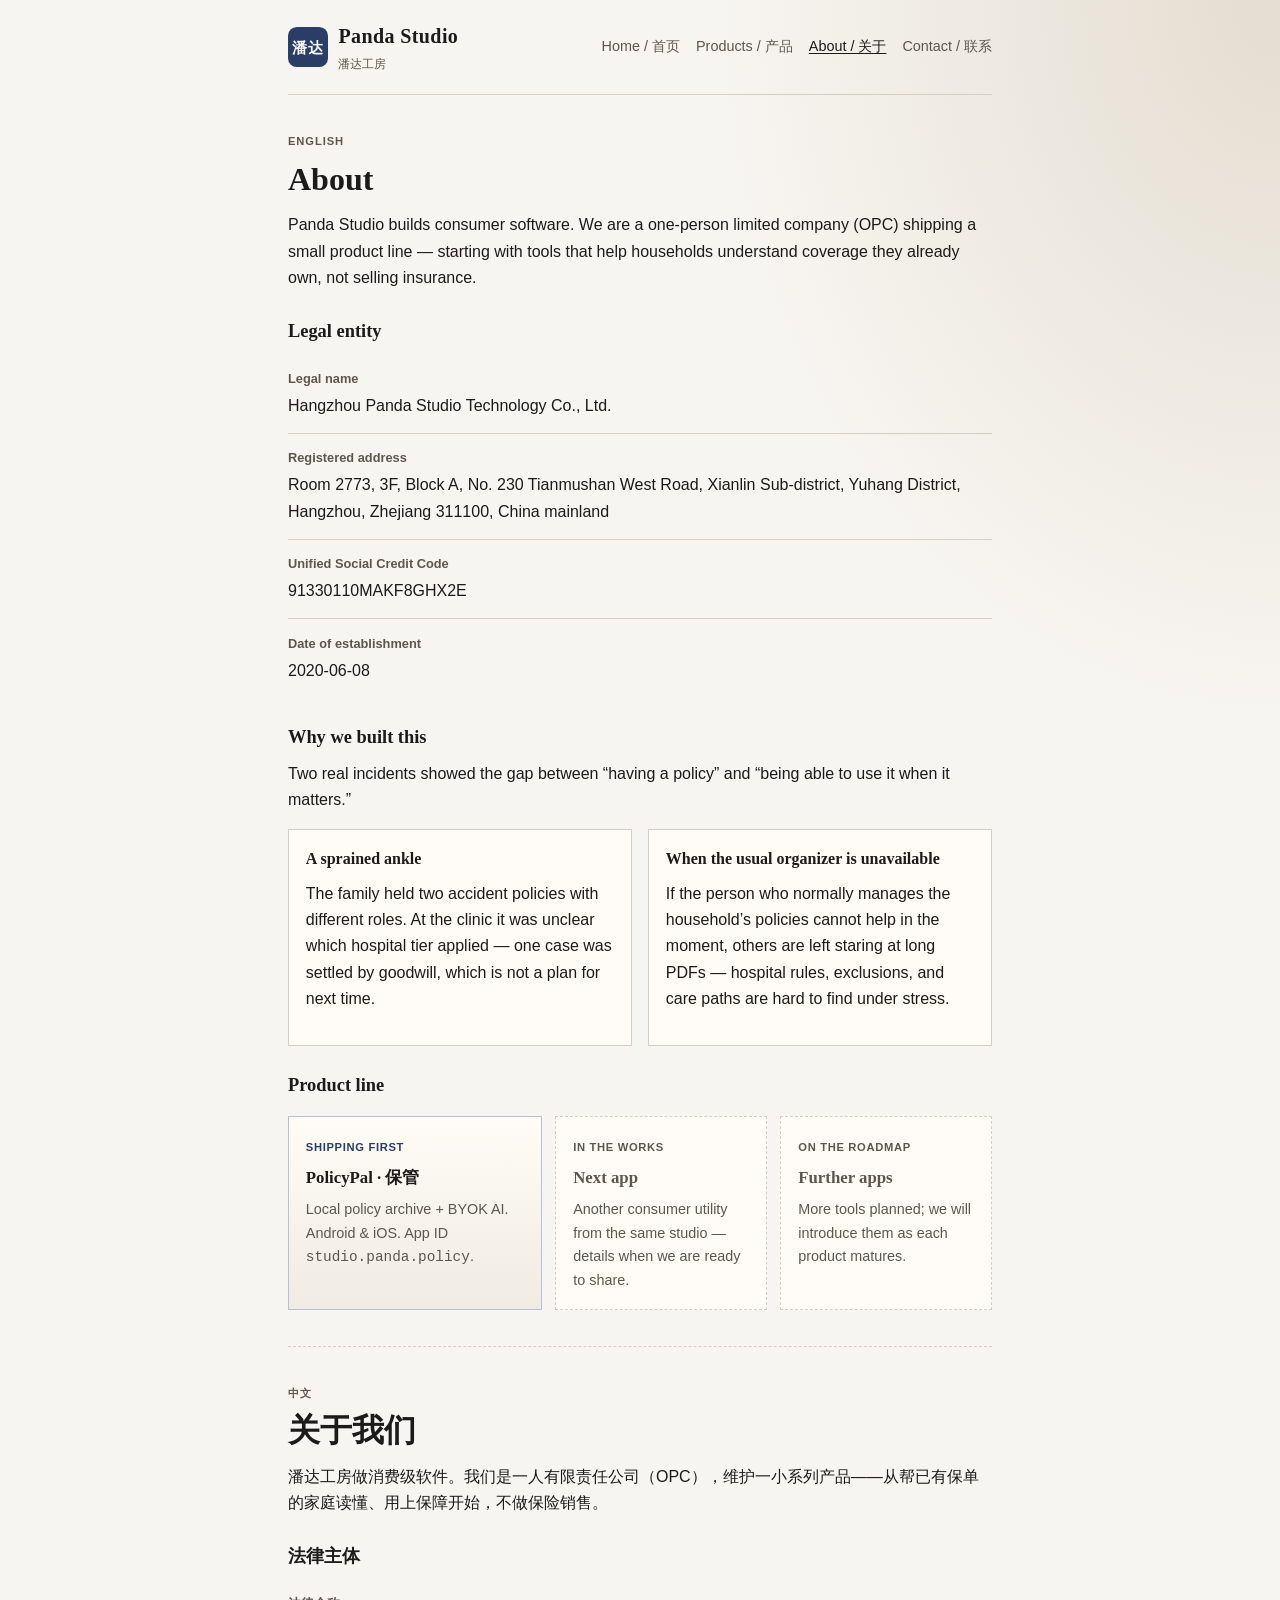
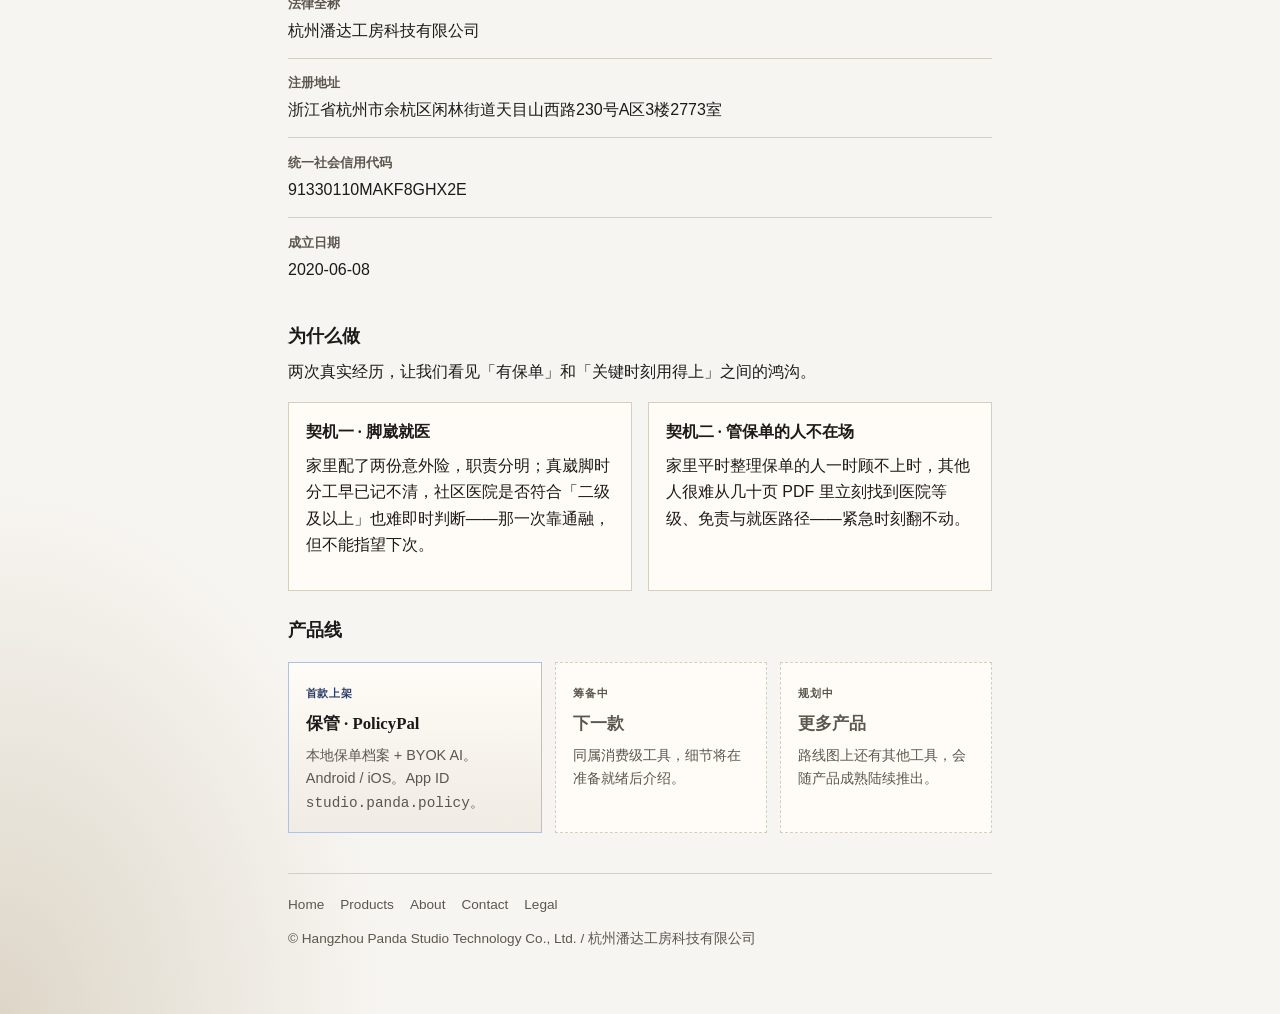
<file: about/index.html>
<!DOCTYPE html>
<html lang="en">
<head>
  <meta charset="utf-8">
  <meta name="viewport" content="width=device-width, initial-scale=1">
  <title>About · Panda Studio</title>
  <meta name="description" content="About Hangzhou Panda Studio Technology Co., Ltd. / 杭州潘达工房科技有限公司">
  <link rel="canonical" href="https://pandastudio.hk/about/">
  <link rel="stylesheet" href="../assets/site.css">
</head>
<body>
  <div class="wrap">
    <header class="site-header">
      <a class="brand" href="/">
        <span class="logo-mark" aria-hidden="true">潘达</span>
        <span class="brand-text">Panda Studio<span>潘达工房</span></span>
      </a>
      <nav class="nav" aria-label="Primary">
        <a href="/">Home / 首页</a>
        <a href="/products/">Products / 产品</a>
        <a href="/about/" aria-current="page">About / 关于</a>
        <a href="/contact/">Contact / 联系</a>
      </nav>
    </header>

    <main>
      <section class="lang-block" lang="en" aria-labelledby="en-about">
        <p class="lang-label">English</p>
        <h1 id="en-about">About</h1>
        <p class="lead">Panda Studio builds consumer software. We are a one-person limited company (OPC) shipping a small product line — starting with tools that help households understand coverage they already own, not selling insurance.</p>

        <h2>Legal entity</h2>
        <ul class="meta-list">
          <li>
            <span class="label">Legal name</span>
            <span class="value">Hangzhou Panda Studio Technology Co., Ltd.</span>
          </li>
          <li>
            <span class="label">Registered address</span>
            <span class="value">Room 2773, 3F, Block A, No. 230 Tianmushan West Road, Xianlin Sub-district, Yuhang District, Hangzhou, Zhejiang 311100, China mainland</span>
          </li>
          <li>
            <span class="label">Unified Social Credit Code</span>
            <span class="value">91330110MAKF8GHX2E</span>
          </li>
          <li>
            <span class="label">Date of establishment</span>
            <span class="value">2020-06-08</span>
          </li>
        </ul>

        <h2>Why we built this</h2>
        <p>Two real incidents showed the gap between “having a policy” and “being able to use it when it matters.”</p>
        <div class="story-grid">
          <article class="story-card">
            <h3>A sprained ankle</h3>
            <p>The family held two accident policies with different roles. At the clinic it was unclear which hospital tier applied — one case was settled by goodwill, which is not a plan for next time.</p>
          </article>
          <article class="story-card">
            <h3>When the usual organizer is unavailable</h3>
            <p>If the person who normally manages the household’s policies cannot help in the moment, others are left staring at long PDFs — hospital rules, exclusions, and care paths are hard to find under stress.</p>
          </article>
        </div>

        <h2>Product line</h2>
        <div class="series-grid">
          <article class="series-card featured">
            <span class="tag">Shipping first</span>
            <h3>PolicyPal · 保管</h3>
            <p>Local policy archive + BYOK AI. Android &amp; iOS. App ID <code>studio.panda.policy</code>.</p>
          </article>
          <article class="series-card teaser">
            <span class="tag">In the works</span>
            <h3>Next app</h3>
            <p>Another consumer utility from the same studio — details when we are ready to share.</p>
          </article>
          <article class="series-card teaser">
            <span class="tag">On the roadmap</span>
            <h3>Further apps</h3>
            <p>More tools planned; we will introduce them as each product matures.</p>
          </article>
        </div>
      </section>

      <section class="lang-block" lang="zh-CN" aria-labelledby="zh-about">
        <p class="lang-label">中文</p>
        <h1 id="zh-about">关于我们</h1>
        <p class="lead">潘达工房做消费级软件。我们是一人有限责任公司（OPC），维护一小系列产品——从帮已有保单的家庭读懂、用上保障开始，不做保险销售。</p>

        <h2>法律主体</h2>
        <ul class="meta-list">
          <li>
            <span class="label">法律全称</span>
            <span class="value">杭州潘达工房科技有限公司</span>
          </li>
          <li>
            <span class="label">注册地址</span>
            <span class="value">浙江省杭州市余杭区闲林街道天目山西路230号A区3楼2773室</span>
          </li>
          <li>
            <span class="label">统一社会信用代码</span>
            <span class="value">91330110MAKF8GHX2E</span>
          </li>
          <li>
            <span class="label">成立日期</span>
            <span class="value">2020-06-08</span>
          </li>
        </ul>

        <h2>为什么做</h2>
        <p>两次真实经历，让我们看见「有保单」和「关键时刻用得上」之间的鸿沟。</p>
        <div class="story-grid">
          <article class="story-card">
            <h3>契机一 · 脚崴就医</h3>
            <p>家里配了两份意外险，职责分明；真崴脚时分工早已记不清，社区医院是否符合「二级及以上」也难即时判断——那一次靠通融，但不能指望下次。</p>
          </article>
          <article class="story-card">
            <h3>契机二 · 管保单的人不在场</h3>
            <p>家里平时整理保单的人一时顾不上时，其他人很难从几十页 PDF 里立刻找到医院等级、免责与就医路径——紧急时刻翻不动。</p>
          </article>
        </div>

        <h2>产品线</h2>
        <div class="series-grid">
          <article class="series-card featured">
            <span class="tag">首款上架</span>
            <h3>保管 · PolicyPal</h3>
            <p>本地保单档案 + BYOK AI。Android / iOS。App ID <code>studio.panda.policy</code>。</p>
          </article>
          <article class="series-card teaser">
            <span class="tag">筹备中</span>
            <h3>下一款</h3>
            <p>同属消费级工具，细节将在准备就绪后介绍。</p>
          </article>
          <article class="series-card teaser">
            <span class="tag">规划中</span>
            <h3>更多产品</h3>
            <p>路线图上还有其他工具，会随产品成熟陆续推出。</p>
          </article>
        </div>
      </section>
    </main>

    <footer class="site-footer">
      <nav aria-label="Footer">
        <a href="/">Home</a>
        <a href="/products/">Products</a>
        <a href="/about/">About</a>
        <a href="/contact/">Contact</a>
        <a href="/legal/">Legal</a>
      </nav>
      <p>© Hangzhou Panda Studio Technology Co., Ltd. / 杭州潘达工房科技有限公司</p>
    </footer>
  </div>
</body>
</html>
</file>
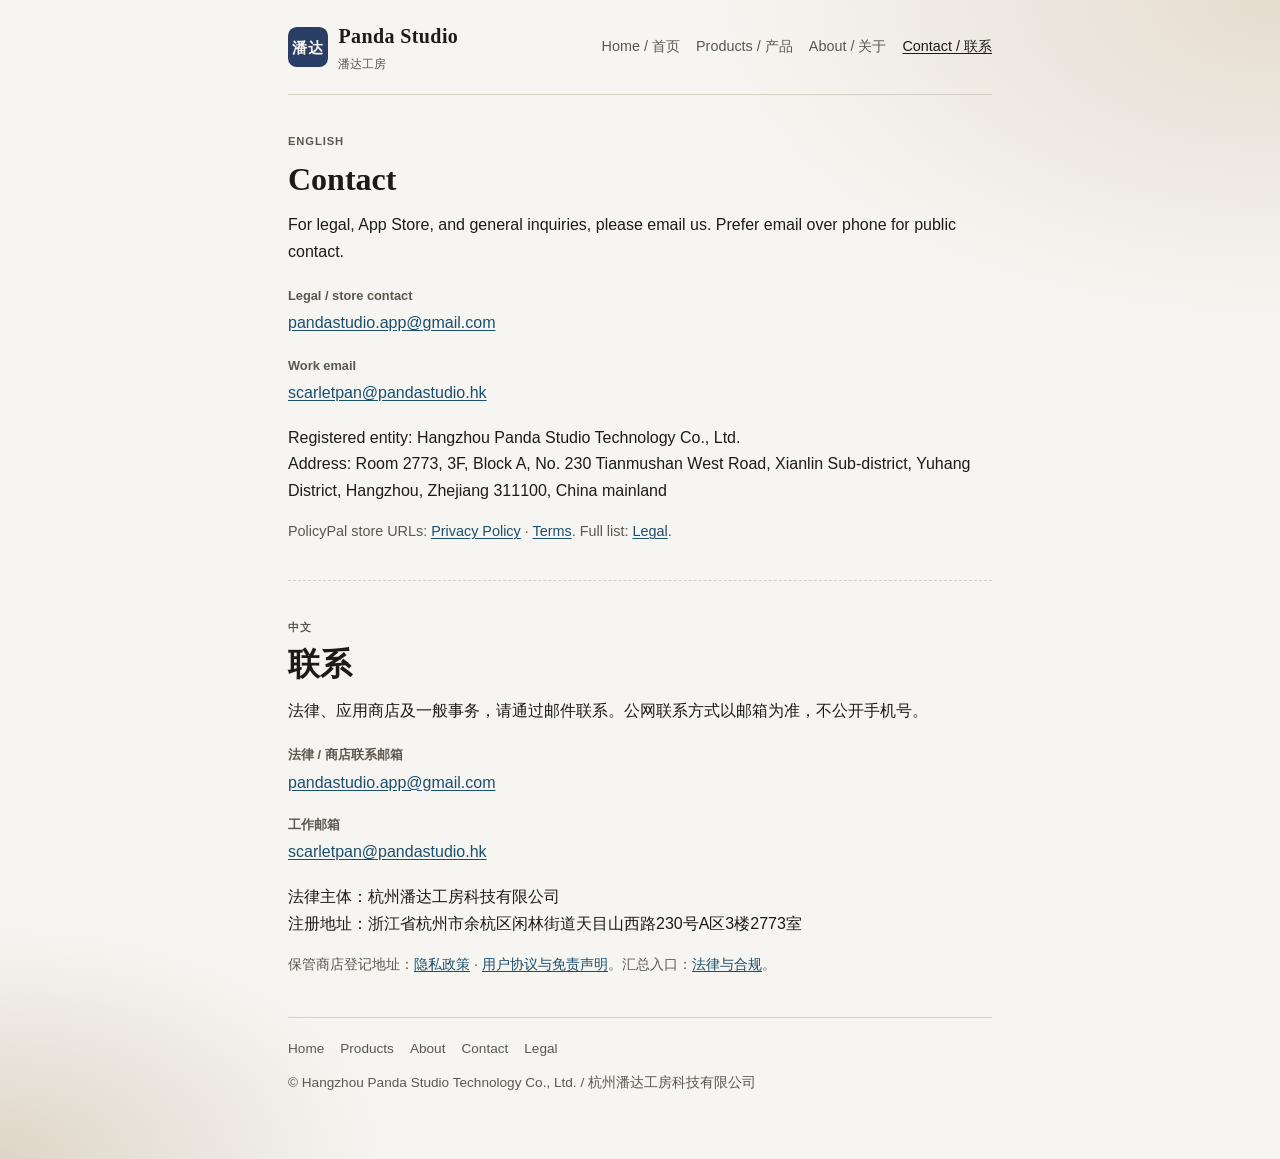
<file: contact/index.html>
<!DOCTYPE html>
<html lang="en">
<head>
  <meta charset="utf-8">
  <meta name="viewport" content="width=device-width, initial-scale=1">
  <title>Contact · Panda Studio</title>
  <meta name="description" content="Contact Hangzhou Panda Studio Technology Co., Ltd. — pandastudio.app@gmail.com">
  <link rel="canonical" href="https://pandastudio.hk/contact/">
  <link rel="stylesheet" href="../assets/site.css">
</head>
<body>
  <div class="wrap">
    <header class="site-header">
      <a class="brand" href="/">
        <span class="logo-mark" aria-hidden="true">潘达</span>
        <span class="brand-text">Panda Studio<span>潘达工房</span></span>
      </a>
      <nav class="nav" aria-label="Primary">
        <a href="/">Home / 首页</a>
        <a href="/products/">Products / 产品</a>
        <a href="/about/">About / 关于</a>
        <a href="/contact/" aria-current="page">Contact / 联系</a>
      </nav>
    </header>

    <main>
      <section class="lang-block" lang="en" aria-labelledby="en-contact">
        <p class="lang-label">English</p>
        <h1 id="en-contact">Contact</h1>
        <p class="lead">For legal, App Store, and general inquiries, please email us. Prefer email over phone for public contact.</p>
        <ul class="contact-list">
          <li>
            <span class="label">Legal / store contact</span>
            <a href="mailto:pandastudio.app@gmail.com">pandastudio.app@gmail.com</a>
          </li>
          <li>
            <span class="label">Work email</span>
            <a href="mailto:scarletpan@pandastudio.hk">scarletpan@pandastudio.hk</a>
          </li>
        </ul>
        <p>Registered entity: Hangzhou Panda Studio Technology Co., Ltd.<br>
        Address: Room 2773, 3F, Block A, No. 230 Tianmushan West Road, Xianlin Sub-district, Yuhang District, Hangzhou, Zhejiang 311100, China mainland</p>
        <p class="muted-note">PolicyPal store URLs: <a href="/legal/policypal/privacy.html">Privacy Policy</a> · <a href="/legal/policypal/terms.html">Terms</a>. Full list: <a href="/legal/">Legal</a>.</p>
      </section>

      <section class="lang-block" lang="zh-CN" aria-labelledby="zh-contact">
        <p class="lang-label">中文</p>
        <h1 id="zh-contact">联系</h1>
        <p class="lead">法律、应用商店及一般事务，请通过邮件联系。公网联系方式以邮箱为准，不公开手机号。</p>
        <ul class="contact-list">
          <li>
            <span class="label">法律 / 商店联系邮箱</span>
            <a href="mailto:pandastudio.app@gmail.com">pandastudio.app@gmail.com</a>
          </li>
          <li>
            <span class="label">工作邮箱</span>
            <a href="mailto:scarletpan@pandastudio.hk">scarletpan@pandastudio.hk</a>
          </li>
        </ul>
        <p>法律主体：杭州潘达工房科技有限公司<br>
        注册地址：浙江省杭州市余杭区闲林街道天目山西路230号A区3楼2773室</p>
        <p class="muted-note">保管商店登记地址：<a href="/legal/policypal/privacy.html">隐私政策</a> · <a href="/legal/policypal/terms.html">用户协议与免责声明</a>。汇总入口：<a href="/legal/">法律与合规</a>。</p>
      </section>
    </main>

    <footer class="site-footer">
      <nav aria-label="Footer">
        <a href="/">Home</a>
        <a href="/products/">Products</a>
        <a href="/about/">About</a>
        <a href="/contact/">Contact</a>
        <a href="/legal/">Legal</a>
      </nav>
      <p>© Hangzhou Panda Studio Technology Co., Ltd. / 杭州潘达工房科技有限公司</p>
    </footer>
  </div>
</body>
</html>
</file>
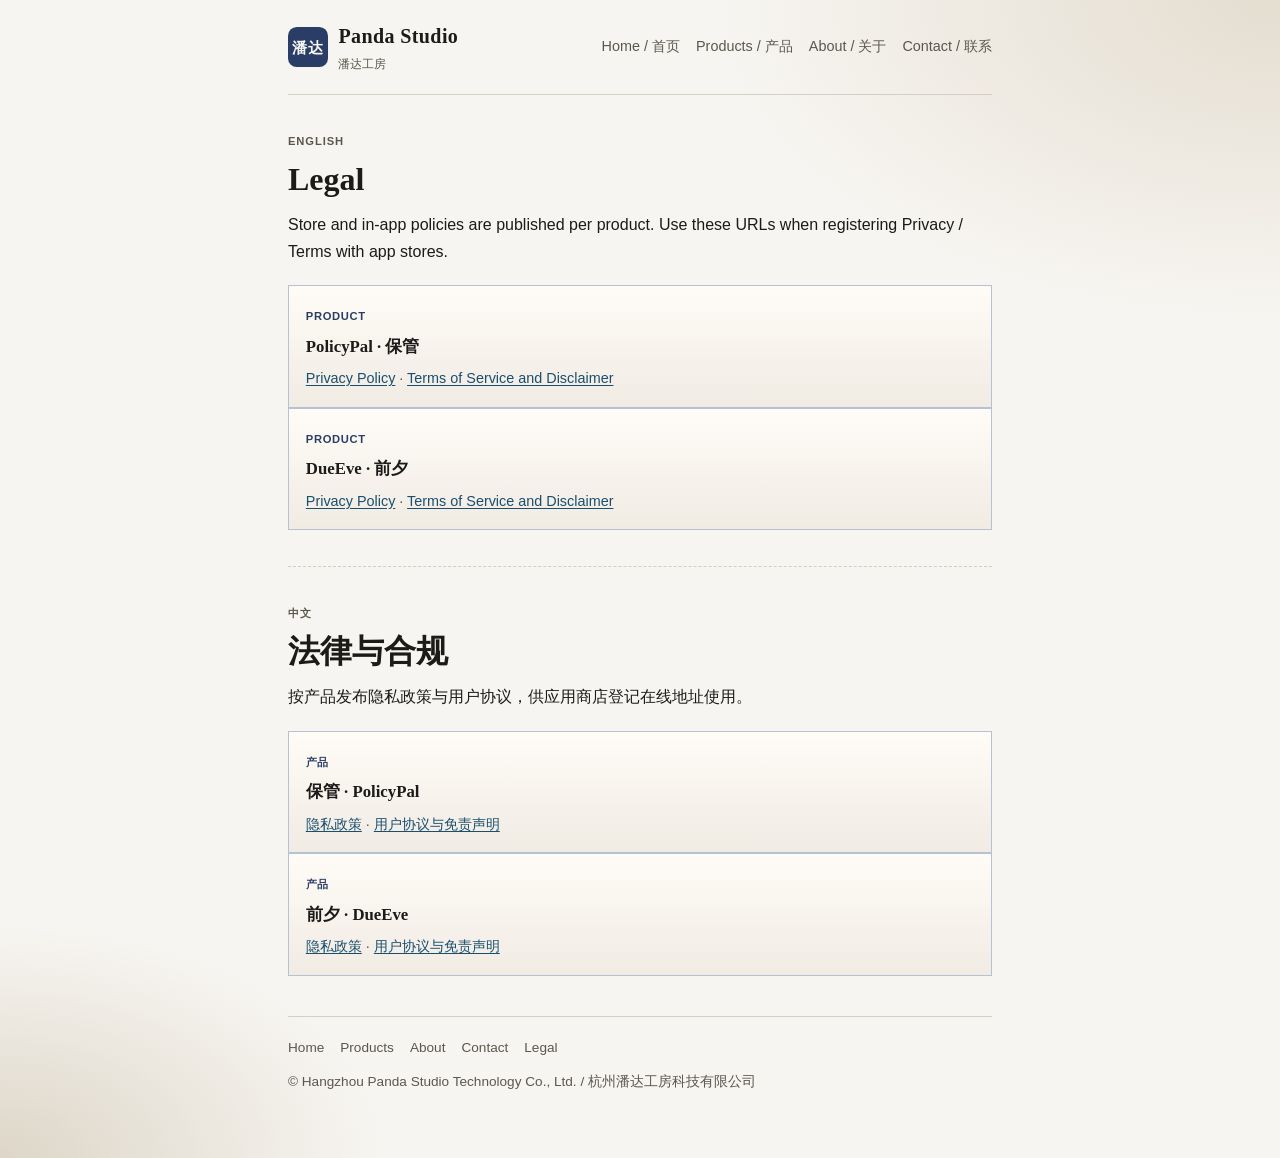
<file: legal/index.html>
<!DOCTYPE html>
<html lang="zh-CN">
<head>
  <meta charset="utf-8">
  <meta name="viewport" content="width=device-width, initial-scale=1">
  <title>Legal · Panda Studio</title>
  <meta name="description" content="Legal documents for Panda Studio products — Privacy Policy and Terms.">
  <link rel="canonical" href="https://pandastudio.hk/legal/">
  <link rel="stylesheet" href="../assets/site.css">
</head>
<body>
  <div class="wrap">
    <header class="site-header">
      <a class="brand" href="/">
        <span class="logo-mark" aria-hidden="true">潘达</span>
        <span class="brand-text">Panda Studio<span>潘达工房</span></span>
      </a>
      <nav class="nav" aria-label="Primary">
        <a href="/">Home / 首页</a>
        <a href="/products/">Products / 产品</a>
        <a href="/about/">About / 关于</a>
        <a href="/contact/">Contact / 联系</a>
      </nav>
    </header>

    <main>
      <section class="lang-block" lang="en">
        <p class="lang-label">English</p>
        <h1>Legal</h1>
        <p class="lead">Store and in-app policies are published per product. Use these URLs when registering Privacy / Terms with app stores.</p>
        <article class="series-card featured">
          <span class="tag">Product</span>
          <h3>PolicyPal · 保管</h3>
          <p><a href="policypal/privacy.html">Privacy Policy</a> · <a href="policypal/terms.html">Terms of Service and Disclaimer</a></p>
        </article>
        <article class="series-card featured">
          <span class="tag">Product</span>
          <h3>DueEve · 前夕</h3>
          <p><a href="dueeve/privacy.html">Privacy Policy</a> · <a href="dueeve/terms.html">Terms of Service and Disclaimer</a></p>
        </article>
      </section>

      <section class="lang-block" lang="zh-CN">
        <p class="lang-label">中文</p>
        <h1>法律与合规</h1>
        <p class="lead">按产品发布隐私政策与用户协议，供应用商店登记在线地址使用。</p>
        <article class="series-card featured">
          <span class="tag">产品</span>
          <h3>保管 · PolicyPal</h3>
          <p><a href="policypal/privacy.html">隐私政策</a> · <a href="policypal/terms.html">用户协议与免责声明</a></p>
        </article>
        <article class="series-card featured">
          <span class="tag">产品</span>
          <h3>前夕 · DueEve</h3>
          <p><a href="dueeve/privacy.html">隐私政策</a> · <a href="dueeve/terms.html">用户协议与免责声明</a></p>
        </article>
      </section>
    </main>

    <footer class="site-footer">
      <nav aria-label="Footer">
        <a href="/">Home</a>
        <a href="/products/">Products</a>
        <a href="/about/">About</a>
        <a href="/contact/">Contact</a>
        <a href="/legal/">Legal</a>
      </nav>
      <p>© Hangzhou Panda Studio Technology Co., Ltd. / 杭州潘达工房科技有限公司</p>
    </footer>
  </div>
</body>
</html>
</file>
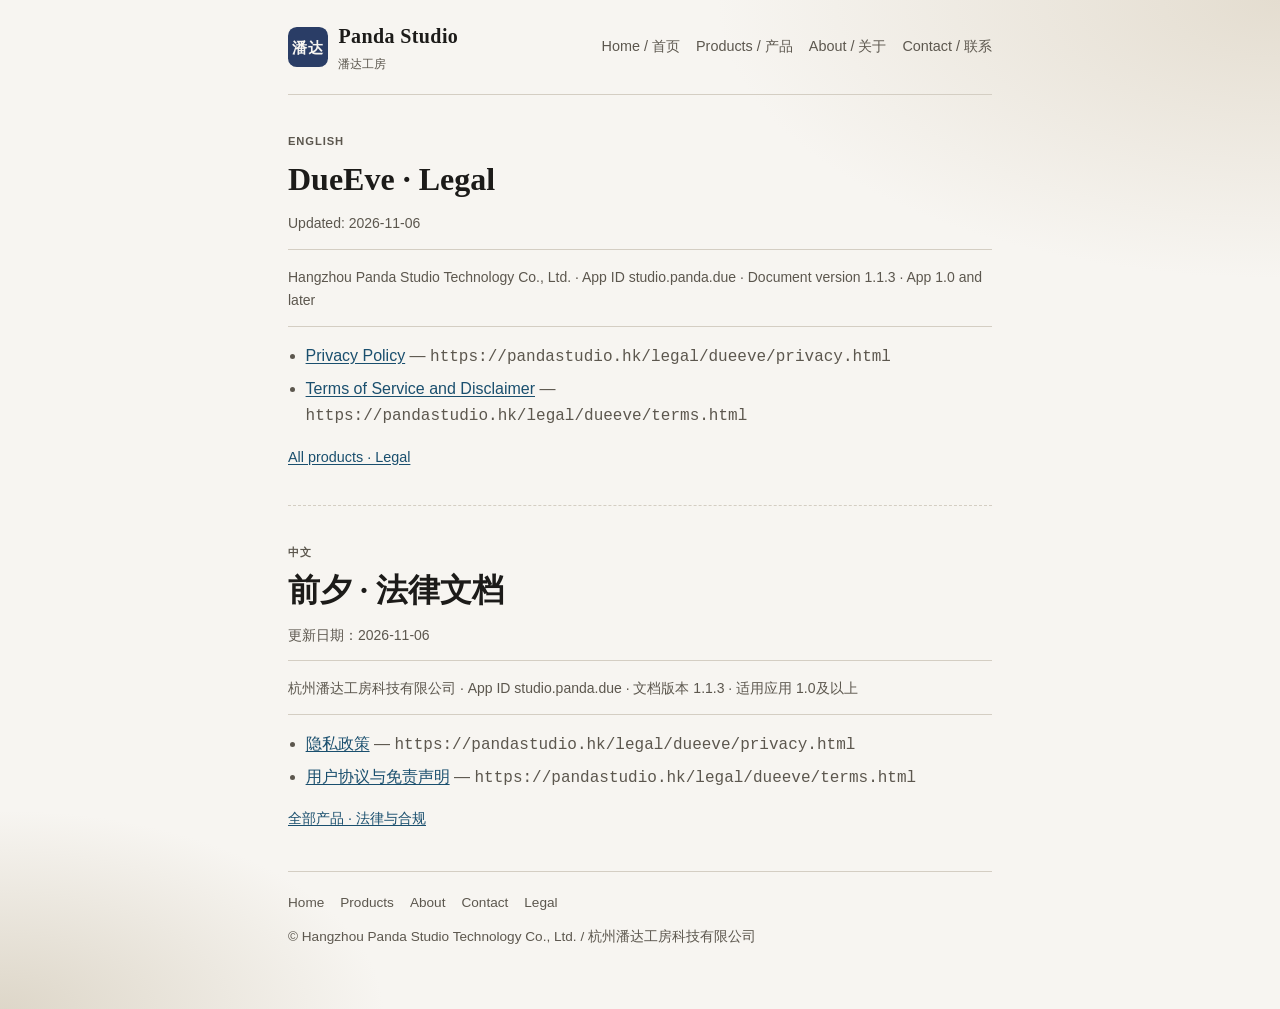
<file: legal/dueeve/index.html>
<!DOCTYPE html>
<html lang="zh-CN">
<head>
  <meta charset="utf-8">
  <meta name="viewport" content="width=device-width, initial-scale=1">
  <title>DueEve · 法律文档 · Panda Studio</title>
  <meta name="description" content="Privacy Policy and Terms for DueEve (前夕).">
  <link rel="canonical" href="https://pandastudio.hk/legal/dueeve/">
  <link rel="stylesheet" href="../../assets/site.css">
</head>
<body>
  <div class="wrap">
    <header class="site-header">
      <a class="brand" href="/">
        <span class="logo-mark" aria-hidden="true">潘达</span>
        <span class="brand-text">Panda Studio<span>潘达工房</span></span>
      </a>
      <nav class="nav" aria-label="Primary">
        <a href="/">Home / 首页</a>
        <a href="/products/">Products / 产品</a>
        <a href="/about/">About / 关于</a>
        <a href="/contact/">Contact / 联系</a>
      </nav>
    </header>

    <main>
      <section class="lang-block" lang="en">
        <p class="lang-label">English</p>
        <h1>DueEve · Legal</h1>
        <p class="meta">Updated: 2026-11-06</p>
        <p class="meta">Hangzhou Panda Studio Technology Co., Ltd. · App ID studio.panda.due · Document version 1.1.3 · App 1.0 and later</p>
        <ul class="matrix-list">
          <li><a href="privacy.html">Privacy Policy</a> — <code>https://pandastudio.hk/legal/dueeve/privacy.html</code></li>
          <li><a href="terms.html">Terms of Service and Disclaimer</a> — <code>https://pandastudio.hk/legal/dueeve/terms.html</code></li>
        </ul>
        <p class="muted-note"><a href="../">All products · Legal</a></p>
      </section>

      <section class="lang-block" lang="zh-CN">
        <p class="lang-label">中文</p>
        <h1>前夕 · 法律文档</h1>
        <p class="meta">更新日期：2026-11-06</p>
        <p class="meta">杭州潘达工房科技有限公司 · App ID studio.panda.due · 文档版本 1.1.3 · 适用应用 1.0及以上</p>
        <ul class="matrix-list">
          <li><a href="privacy.html">隐私政策</a> — <code>https://pandastudio.hk/legal/dueeve/privacy.html</code></li>
          <li><a href="terms.html">用户协议与免责声明</a> — <code>https://pandastudio.hk/legal/dueeve/terms.html</code></li>
        </ul>
        <p class="muted-note"><a href="../">全部产品 · 法律与合规</a></p>
      </section>
    </main>

    <footer class="site-footer">
      <nav aria-label="Footer">
        <a href="/">Home</a>
        <a href="/products/">Products</a>
        <a href="/about/">About</a>
        <a href="/contact/">Contact</a>
        <a href="/legal/">Legal</a>
      </nav>
      <p>© Hangzhou Panda Studio Technology Co., Ltd. / 杭州潘达工房科技有限公司</p>
    </footer>
  </div>
</body>
</html>
</file>
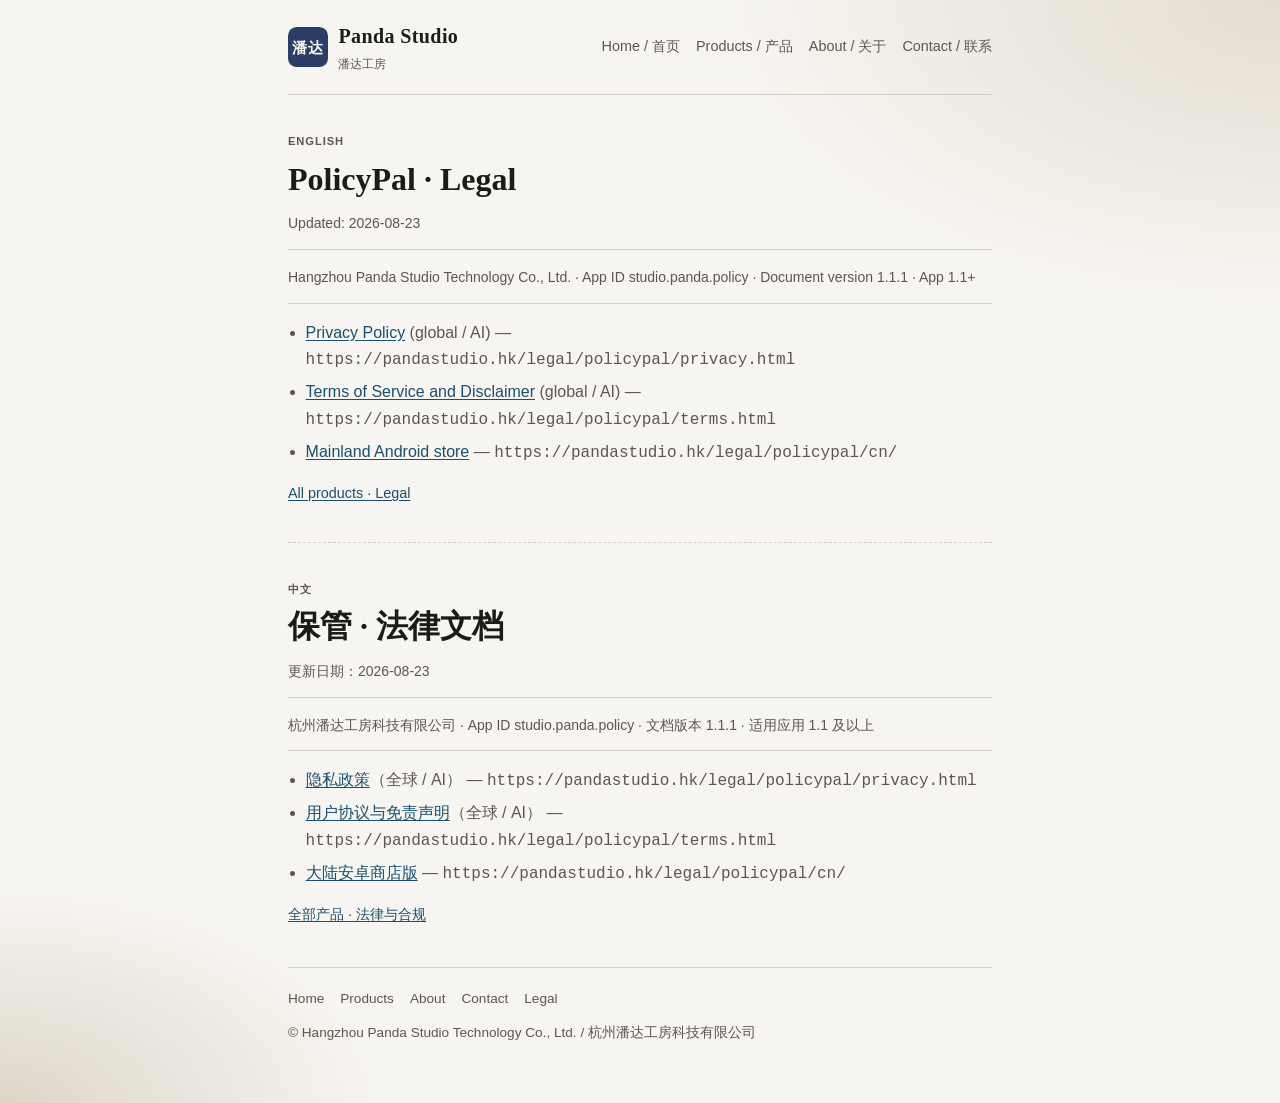
<file: legal/policypal/index.html>
<!DOCTYPE html>
<html lang="zh-CN">
<head>
  <meta charset="utf-8">
  <meta name="viewport" content="width=device-width, initial-scale=1">
  <title>PolicyPal · 法律文档 · Panda Studio</title>
  <meta name="description" content="Privacy Policy and Terms for PolicyPal (保管).">
  <link rel="canonical" href="https://pandastudio.hk/legal/policypal/">
  <link rel="stylesheet" href="../../assets/site.css">
</head>
<body>
  <div class="wrap">
    <header class="site-header">
      <a class="brand" href="/">
        <span class="logo-mark" aria-hidden="true">潘达</span>
        <span class="brand-text">Panda Studio<span>潘达工房</span></span>
      </a>
      <nav class="nav" aria-label="Primary">
        <a href="/">Home / 首页</a>
        <a href="/products/">Products / 产品</a>
        <a href="/about/">About / 关于</a>
        <a href="/contact/">Contact / 联系</a>
      </nav>
    </header>

    <main>
      <section class="lang-block" lang="en">
        <p class="lang-label">English</p>
        <h1>PolicyPal · Legal</h1>
        <p class="meta">Updated: 2026-08-23</p>
        <p class="meta">Hangzhou Panda Studio Technology Co., Ltd. · App ID studio.panda.policy · Document version 1.1.1 · App 1.1+</p>
        <ul class="matrix-list">
          <li><a href="privacy.html">Privacy Policy</a> (global / AI) — <code>https://pandastudio.hk/legal/policypal/privacy.html</code></li>
          <li><a href="terms.html">Terms of Service and Disclaimer</a> (global / AI) — <code>https://pandastudio.hk/legal/policypal/terms.html</code></li>
          <li><a href="cn/">Mainland Android store</a> — <code>https://pandastudio.hk/legal/policypal/cn/</code></li>
        </ul>
        <p class="muted-note"><a href="../">All products · Legal</a></p>
      </section>

      <section class="lang-block" lang="zh-CN">
        <p class="lang-label">中文</p>
        <h1>保管 · 法律文档</h1>
        <p class="meta">更新日期：2026-08-23</p>
        <p class="meta">杭州潘达工房科技有限公司 · App ID studio.panda.policy · 文档版本 1.1.1 · 适用应用 1.1 及以上</p>
        <ul class="matrix-list">
          <li><a href="privacy.html">隐私政策</a>（全球 / AI） — <code>https://pandastudio.hk/legal/policypal/privacy.html</code></li>
          <li><a href="terms.html">用户协议与免责声明</a>（全球 / AI） — <code>https://pandastudio.hk/legal/policypal/terms.html</code></li>
          <li><a href="cn/">大陆安卓商店版</a> — <code>https://pandastudio.hk/legal/policypal/cn/</code></li>
        </ul>
        <p class="muted-note"><a href="../">全部产品 · 法律与合规</a></p>
      </section>
    </main>

    <footer class="site-footer">
      <nav aria-label="Footer">
        <a href="/">Home</a>
        <a href="/products/">Products</a>
        <a href="/about/">About</a>
        <a href="/contact/">Contact</a>
        <a href="/legal/">Legal</a>
      </nav>
      <p>© Hangzhou Panda Studio Technology Co., Ltd. / 杭州潘达工房科技有限公司</p>
    </footer>
  </div>
</body>
</html>
</file>
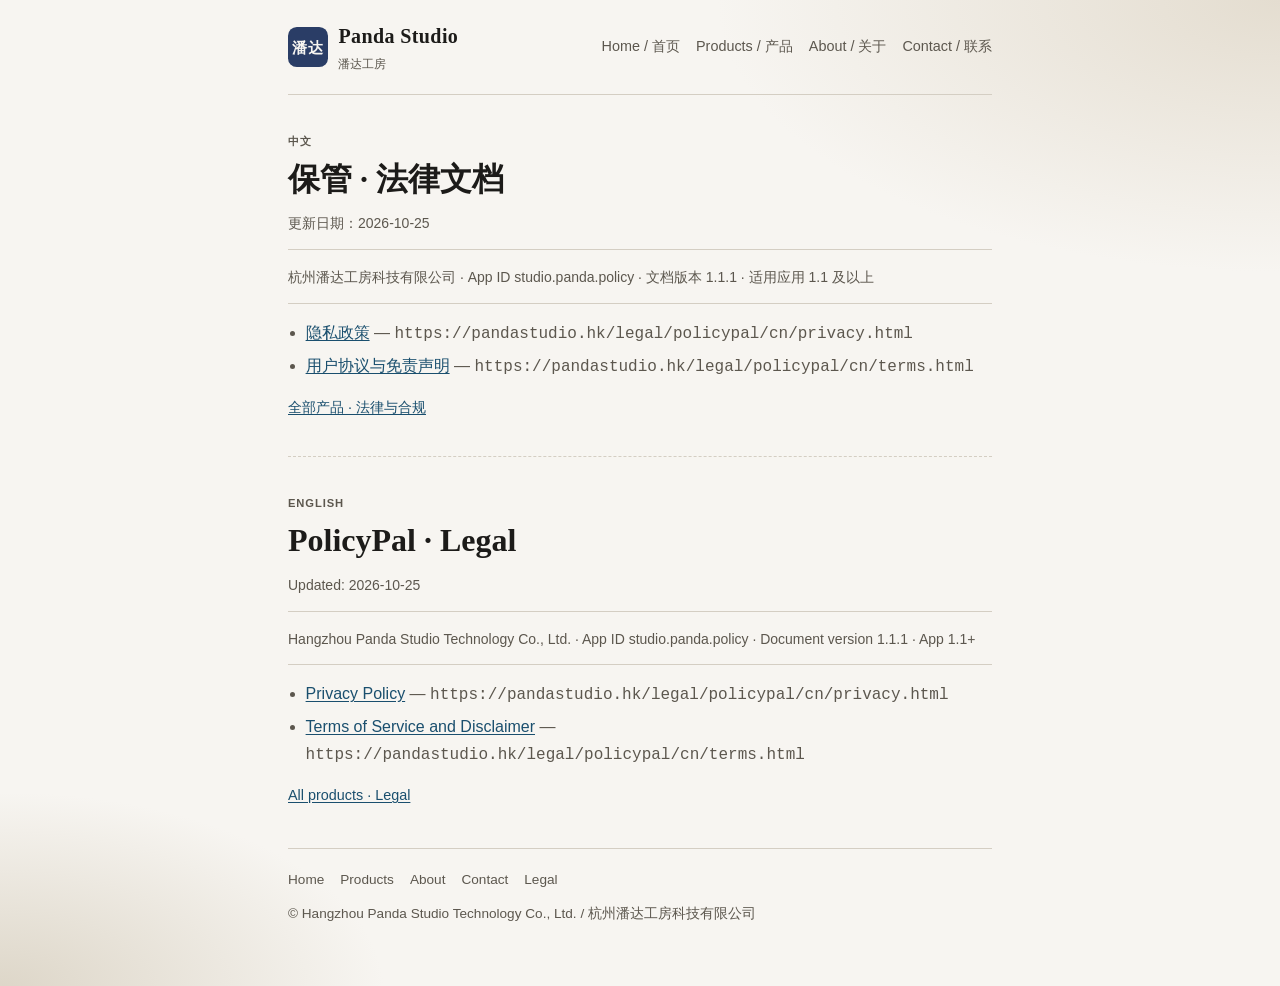
<file: legal/policypal/cn/index.html>
<!DOCTYPE html>
<html lang="zh-CN">
<head>
  <meta charset="utf-8">
  <meta name="viewport" content="width=device-width, initial-scale=1">
  <title>PolicyPal · 法律文档 · Panda Studio</title>
  <meta name="description" content="Privacy Policy and Terms for PolicyPal (保管).">
  <link rel="canonical" href="https://pandastudio.hk/legal/policypal/cn/">
  <link rel="stylesheet" href="../../../assets/site.css">
</head>
<body>
  <div class="wrap">
    <header class="site-header">
      <a class="brand" href="/">
        <span class="logo-mark" aria-hidden="true">潘达</span>
        <span class="brand-text">Panda Studio<span>潘达工房</span></span>
      </a>
      <nav class="nav" aria-label="Primary">
        <a href="/">Home / 首页</a>
        <a href="/products/">Products / 产品</a>
        <a href="/about/">About / 关于</a>
        <a href="/contact/">Contact / 联系</a>
      </nav>
    </header>

    <main>
      <section class="lang-block" lang="zh-CN">
        <p class="lang-label">中文</p>
        <h1>保管 · 法律文档</h1>
        <p class="meta">更新日期：2026-10-25</p>
        <p class="meta">杭州潘达工房科技有限公司 · App ID studio.panda.policy · 文档版本 1.1.1 · 适用应用 1.1 及以上</p>
        <ul class="matrix-list">
          <li><a href="privacy.html">隐私政策</a> — <code>https://pandastudio.hk/legal/policypal/cn/privacy.html</code></li>
          <li><a href="terms.html">用户协议与免责声明</a> — <code>https://pandastudio.hk/legal/policypal/cn/terms.html</code></li>
        </ul>
        <p class="muted-note"><a href="../../">全部产品 · 法律与合规</a></p>
      </section>

      <section class="lang-block" lang="en">
        <p class="lang-label">English</p>
        <h1>PolicyPal · Legal</h1>
        <p class="meta">Updated: 2026-10-25</p>
        <p class="meta">Hangzhou Panda Studio Technology Co., Ltd. · App ID studio.panda.policy · Document version 1.1.1 · App 1.1+</p>
        <ul class="matrix-list">
          <li><a href="privacy.html">Privacy Policy</a> — <code>https://pandastudio.hk/legal/policypal/cn/privacy.html</code></li>
          <li><a href="terms.html">Terms of Service and Disclaimer</a> — <code>https://pandastudio.hk/legal/policypal/cn/terms.html</code></li>
        </ul>
        <p class="muted-note"><a href="../../">All products · Legal</a></p>
      </section>
    </main>

    <footer class="site-footer">
      <nav aria-label="Footer">
        <a href="/">Home</a>
        <a href="/products/">Products</a>
        <a href="/about/">About</a>
        <a href="/contact/">Contact</a>
        <a href="/legal/">Legal</a>
      </nav>
      <p>© Hangzhou Panda Studio Technology Co., Ltd. / 杭州潘达工房科技有限公司</p>
    </footer>
  </div>
</body>
</html>
</file>
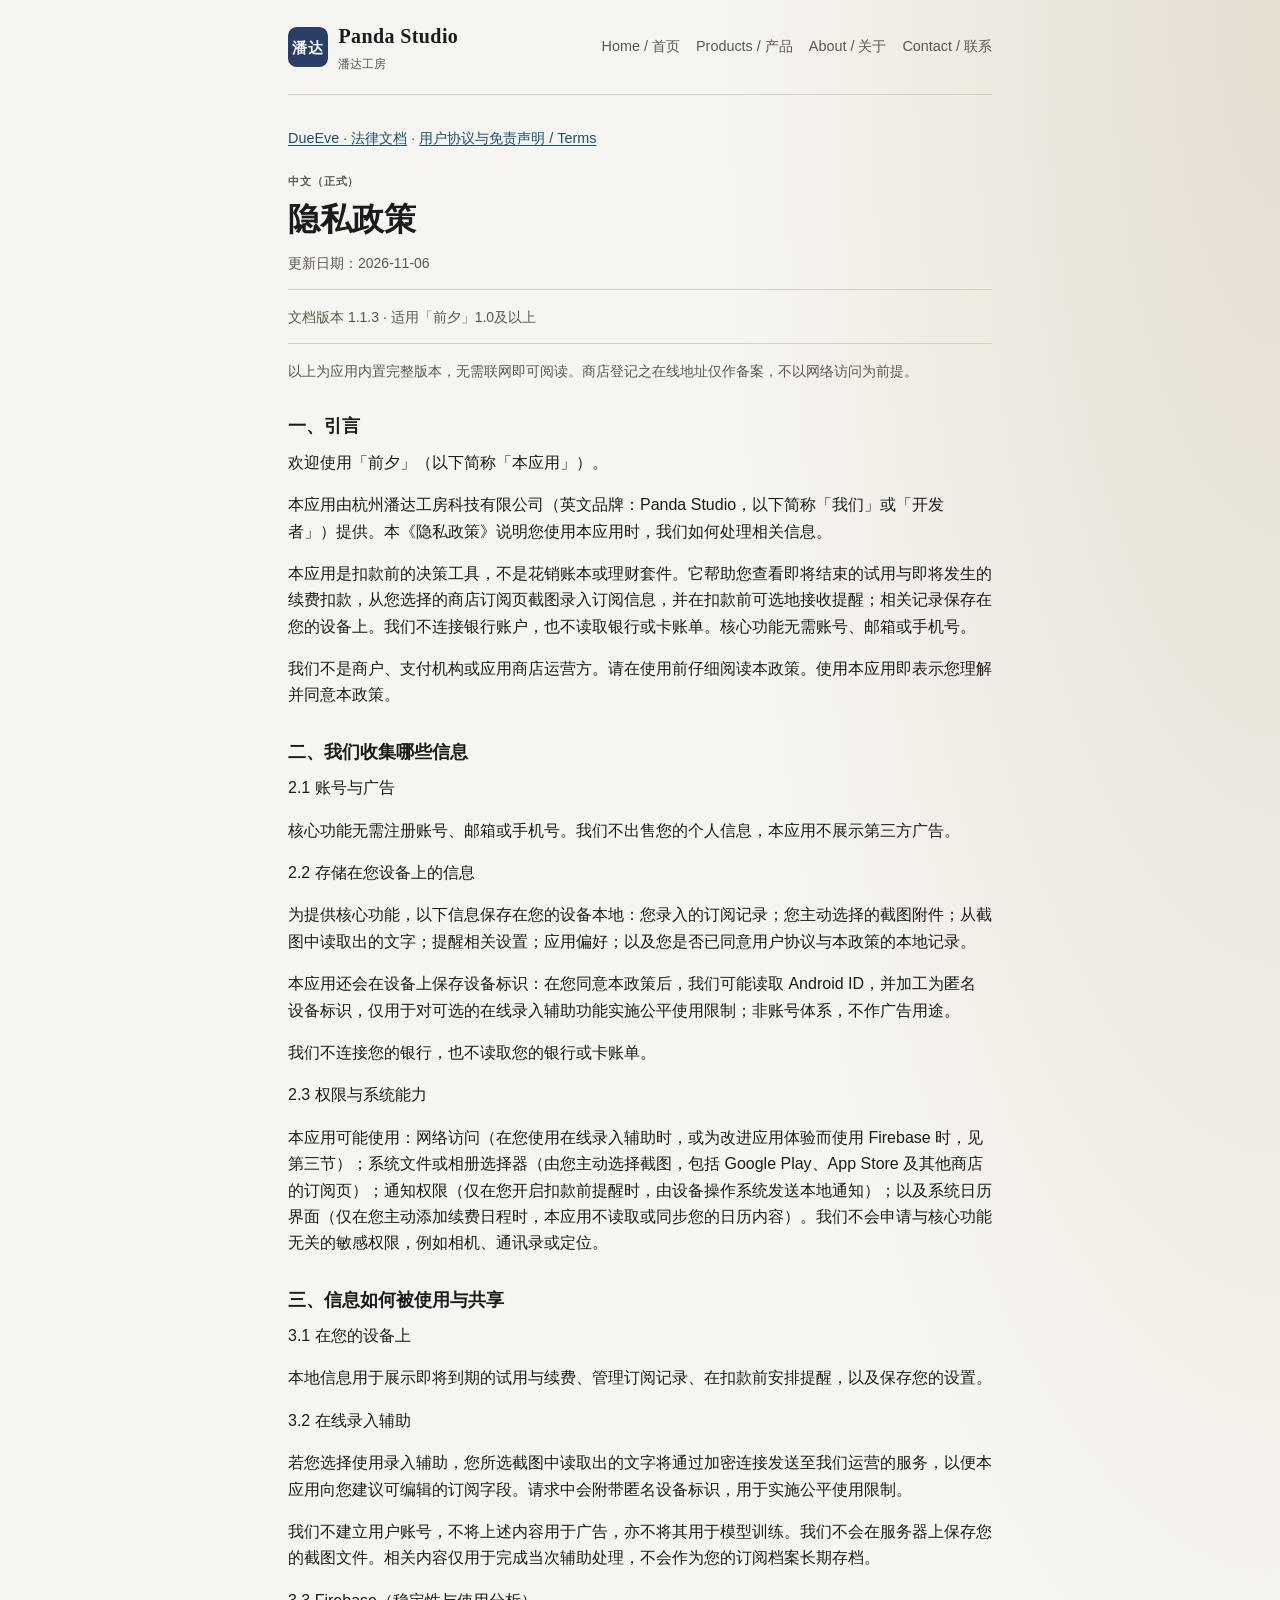
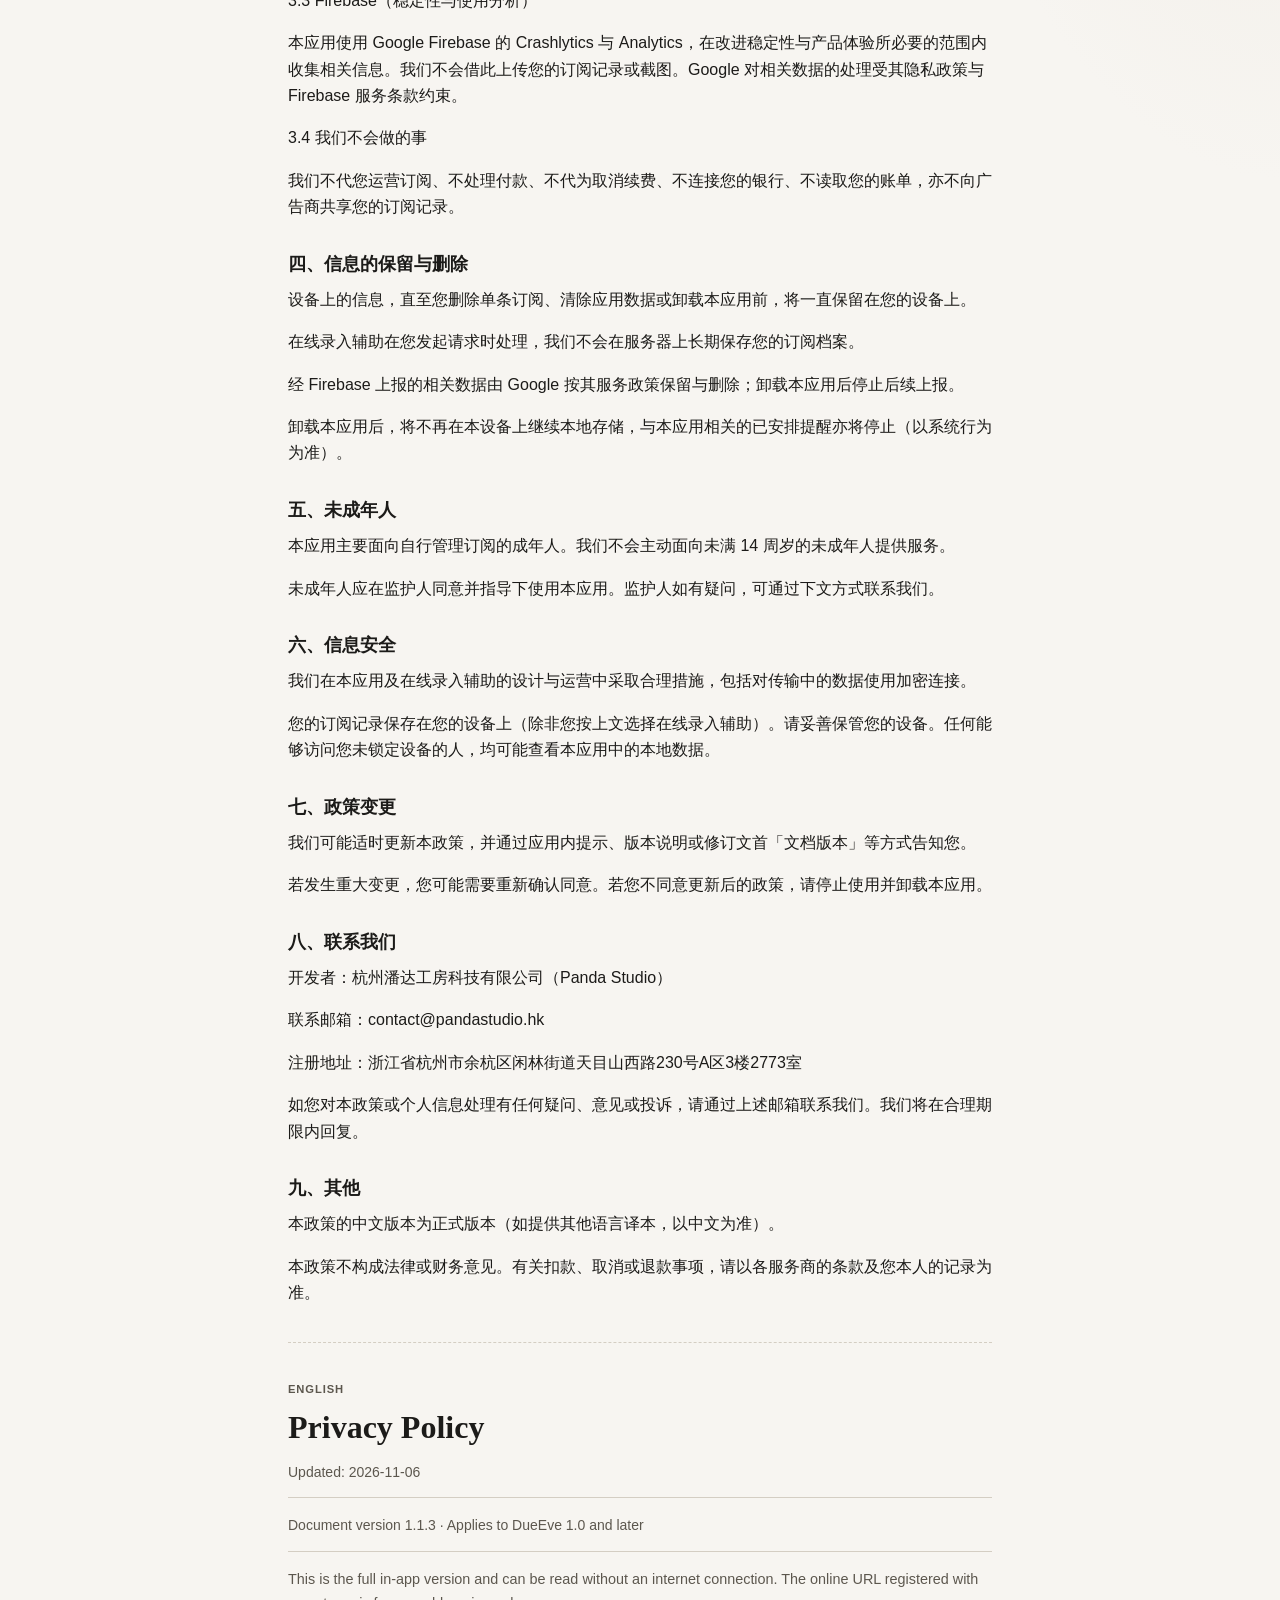
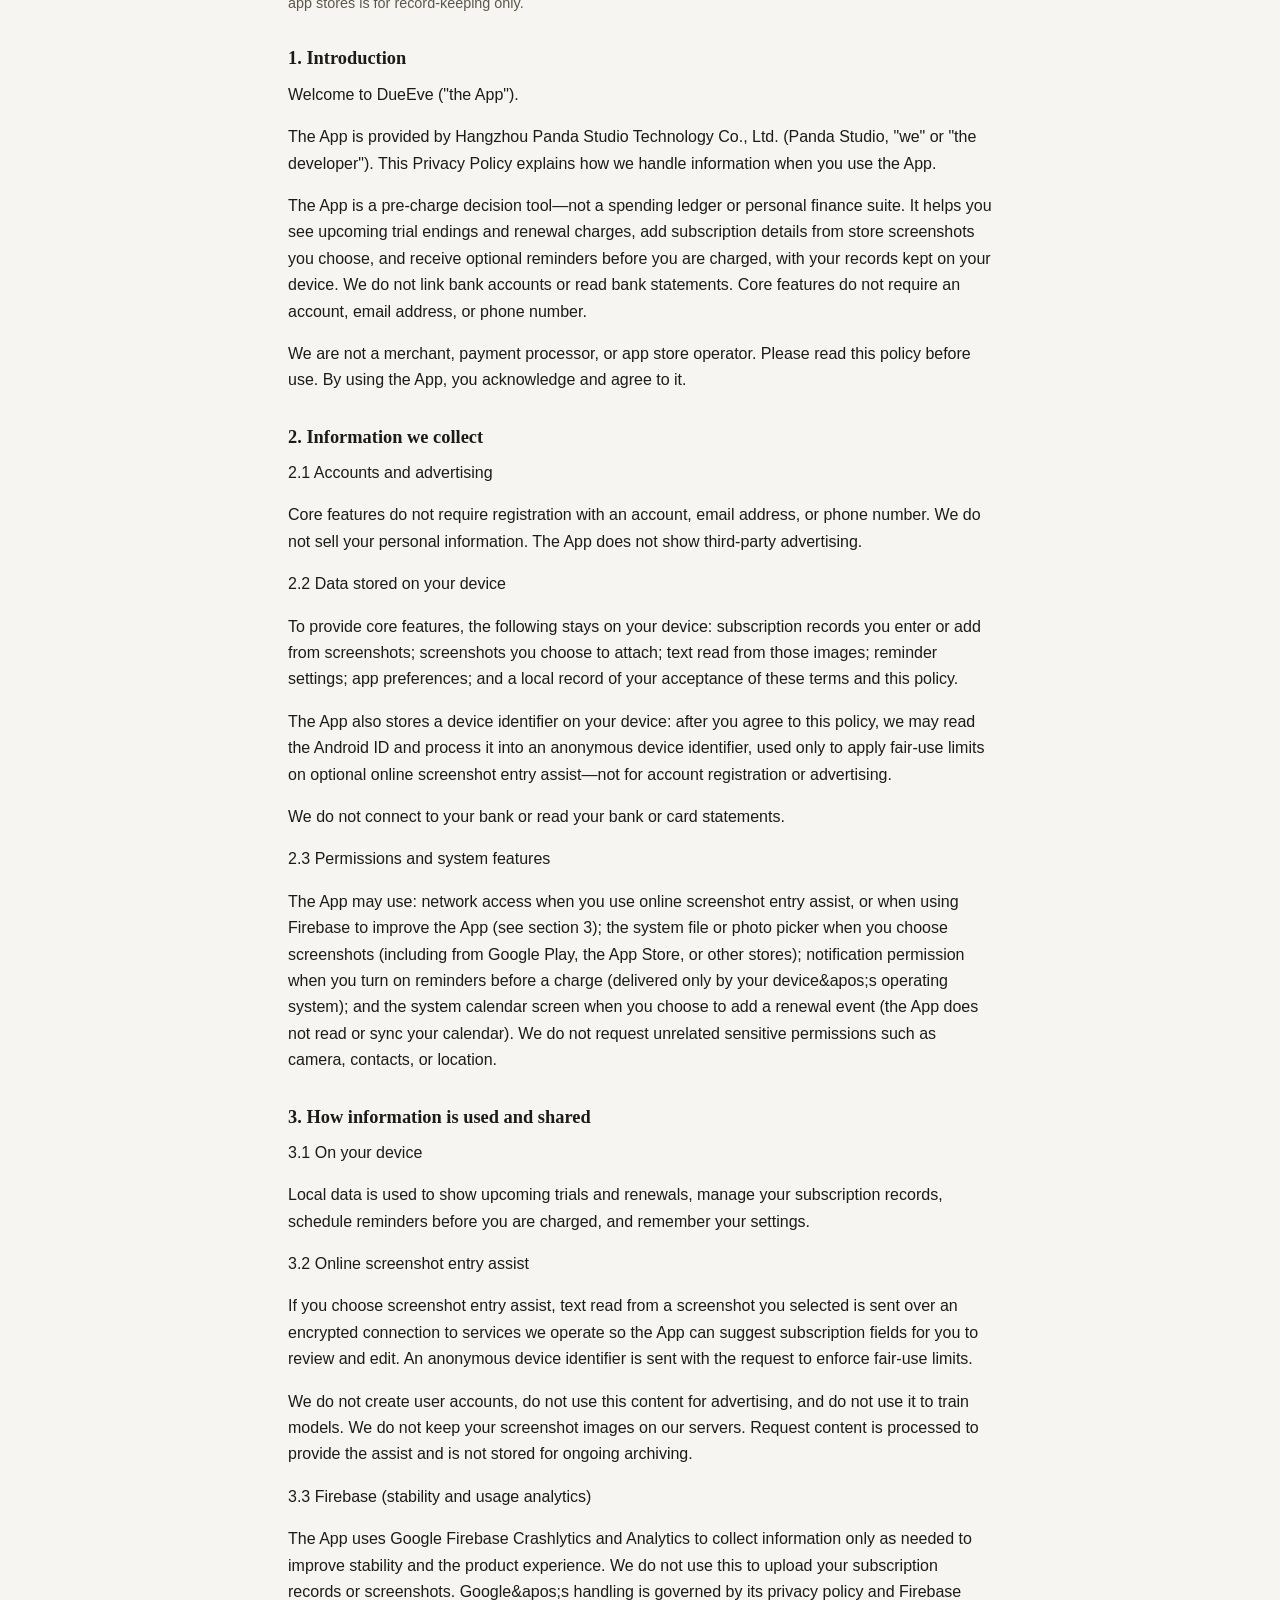
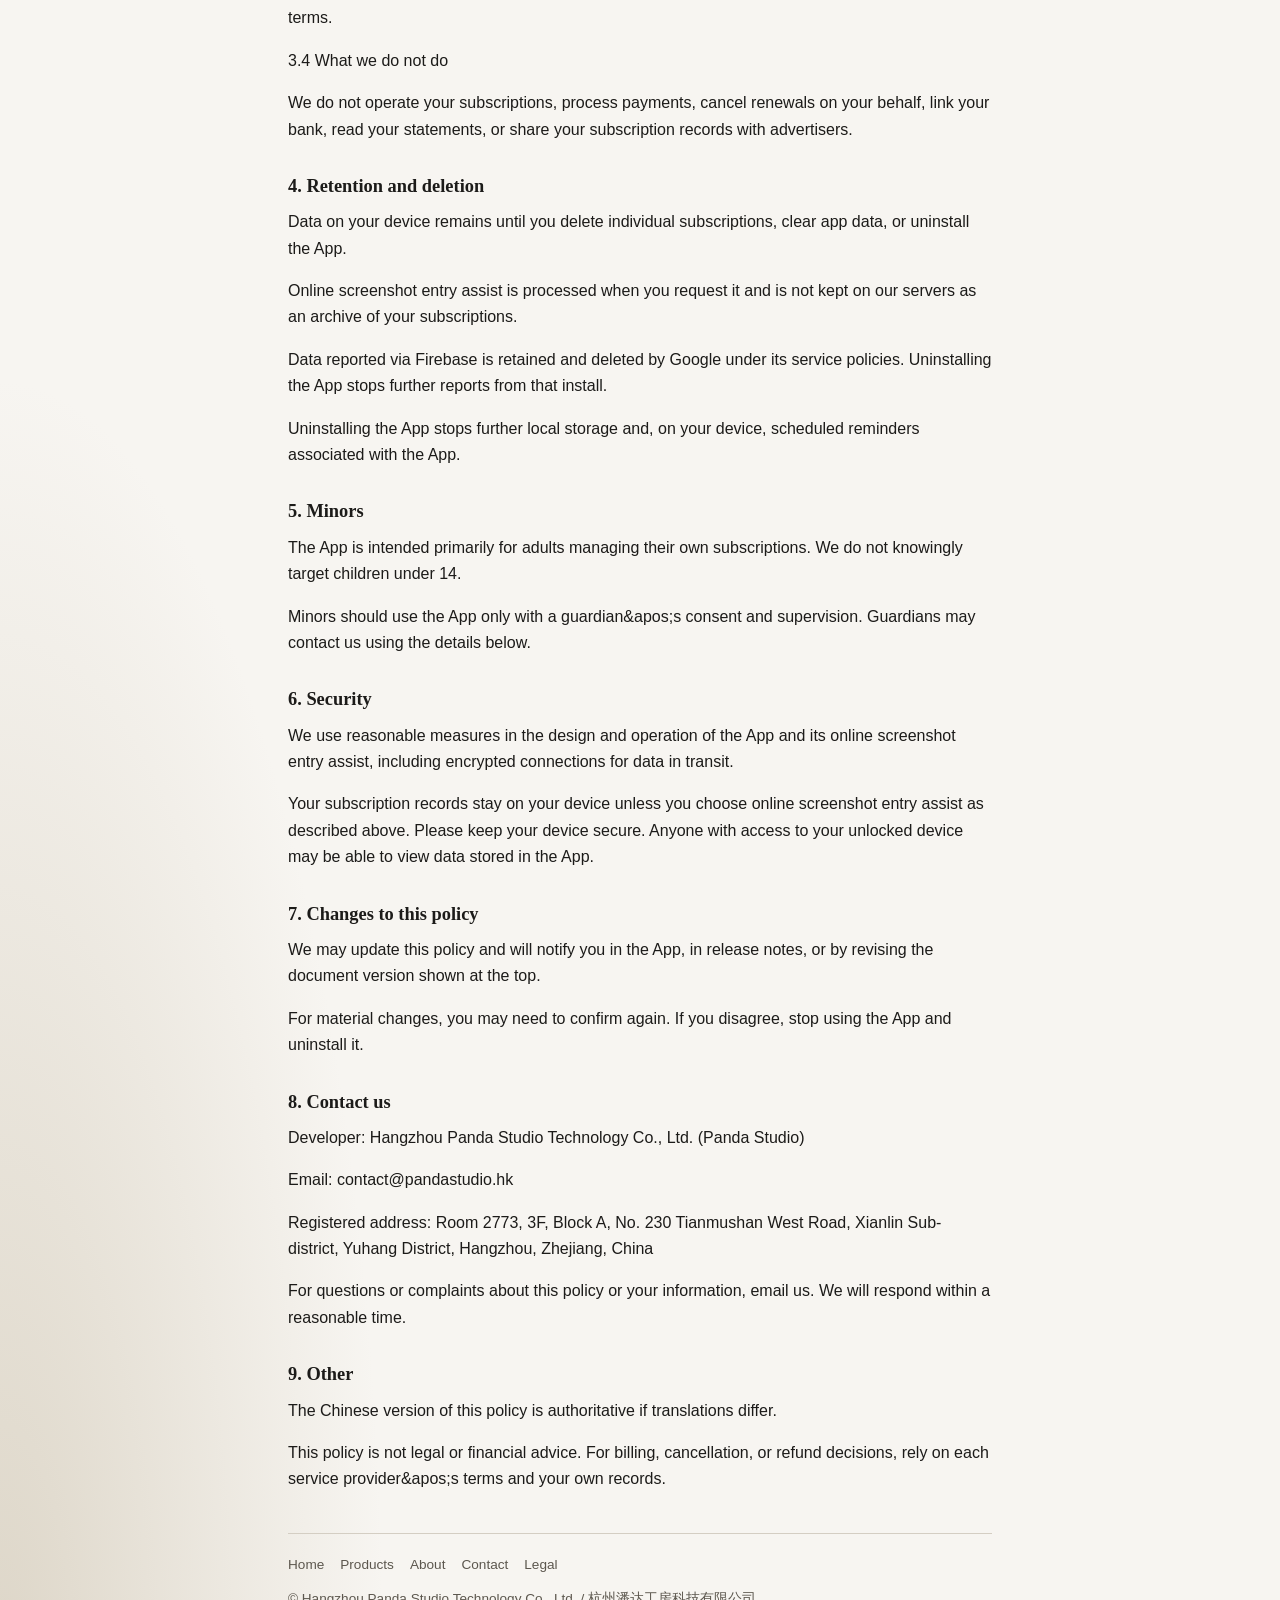
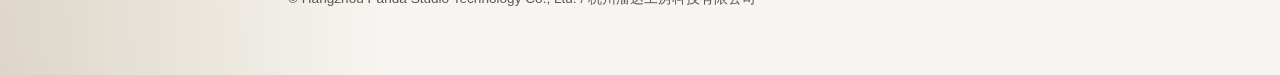
<file: legal/dueeve/privacy.html>
<!DOCTYPE html>
<html lang="zh-CN">
<head>
  <meta charset="utf-8">
  <meta name="viewport" content="width=device-width, initial-scale=1">
  <title>隐私政策 · DueEve · Panda Studio</title>
  <meta name="description" content="Privacy Policy for DueEve by Hangzhou Panda Studio Technology Co., Ltd.">
  <link rel="canonical" href="https://pandastudio.hk/legal/dueeve/privacy.html">
  <link rel="stylesheet" href="../../assets/site.css">
</head>
<body>
  <div class="wrap legal-doc">
    <header class="site-header">
      <a class="brand" href="/">
        <span class="logo-mark" aria-hidden="true">潘达</span>
        <span class="brand-text">Panda Studio<span>潘达工房</span></span>
      </a>
      <nav class="nav" aria-label="Primary">
        <a href="/">Home / 首页</a>
        <a href="/products/">Products / 产品</a>
        <a href="/about/">About / 关于</a>
        <a href="/contact/">Contact / 联系</a>
      </nav>
    </header>
    <main>
      <p class="muted-note"><a href="./">DueEve · 法律文档</a> · <a href="terms.html">用户协议与免责声明 / Terms</a></p>
      <section class="lang-block" lang="zh-CN">
        <p class="lang-label">中文（正式）</p>
        <h1>隐私政策</h1>
        <p class="meta">更新日期：2026-11-06</p>
        <p class="meta">文档版本 1.1.3 · 适用「前夕」1.0及以上</p>
        <p class="muted-note">以上为应用内置完整版本，无需联网即可阅读。商店登记之在线地址仅作备案，不以网络访问为前提。</p>
        <h2>一、引言</h2>
<p>欢迎使用「前夕」（以下简称「本应用」）。</p>
<p>本应用由杭州潘达工房科技有限公司（英文品牌：Panda Studio，以下简称「我们」或「开发者」）提供。本《隐私政策》说明您使用本应用时，我们如何处理相关信息。</p>
<p>本应用是扣款前的决策工具，不是花销账本或理财套件。它帮助您查看即将结束的试用与即将发生的续费扣款，从您选择的商店订阅页截图录入订阅信息，并在扣款前可选地接收提醒；相关记录保存在您的设备上。我们不连接银行账户，也不读取银行或卡账单。核心功能无需账号、邮箱或手机号。</p>
<p>我们不是商户、支付机构或应用商店运营方。请在使用前仔细阅读本政策。使用本应用即表示您理解并同意本政策。</p>
<h2>二、我们收集哪些信息</h2>
<p>2.1 账号与广告</p>
<p>核心功能无需注册账号、邮箱或手机号。我们不出售您的个人信息，本应用不展示第三方广告。</p>
<p>2.2 存储在您设备上的信息</p>
<p>为提供核心功能，以下信息保存在您的设备本地：您录入的订阅记录；您主动选择的截图附件；从截图中读取出的文字；提醒相关设置；应用偏好；以及您是否已同意用户协议与本政策的本地记录。</p>
<p>本应用还会在设备上保存设备标识：在您同意本政策后，我们可能读取 Android ID，并加工为匿名设备标识，仅用于对可选的在线录入辅助功能实施公平使用限制；非账号体系，不作广告用途。</p>
<p>我们不连接您的银行，也不读取您的银行或卡账单。</p>
<p>2.3 权限与系统能力</p>
<p>本应用可能使用：网络访问（在您使用在线录入辅助时，或为改进应用体验而使用 Firebase 时，见第三节）；系统文件或相册选择器（由您主动选择截图，包括 Google Play、App Store 及其他商店的订阅页）；通知权限（仅在您开启扣款前提醒时，由设备操作系统发送本地通知）；以及系统日历界面（仅在您主动添加续费日程时，本应用不读取或同步您的日历内容）。我们不会申请与核心功能无关的敏感权限，例如相机、通讯录或定位。</p>
<h2>三、信息如何被使用与共享</h2>
<p>3.1 在您的设备上</p>
<p>本地信息用于展示即将到期的试用与续费、管理订阅记录、在扣款前安排提醒，以及保存您的设置。</p>
<p>3.2 在线录入辅助</p>
<p>若您选择使用录入辅助，您所选截图中读取出的文字将通过加密连接发送至我们运营的服务，以便本应用向您建议可编辑的订阅字段。请求中会附带匿名设备标识，用于实施公平使用限制。</p>
<p>我们不建立用户账号，不将上述内容用于广告，亦不将其用于模型训练。我们不会在服务器上保存您的截图文件。相关内容仅用于完成当次辅助处理，不会作为您的订阅档案长期存档。</p>
<p>3.3 Firebase（稳定性与使用分析）</p>
<p>本应用使用 Google Firebase 的 Crashlytics 与 Analytics，在改进稳定性与产品体验所必要的范围内收集相关信息。我们不会借此上传您的订阅记录或截图。Google 对相关数据的处理受其隐私政策与 Firebase 服务条款约束。</p>
<p>3.4 我们不会做的事</p>
<p>我们不代您运营订阅、不处理付款、不代为取消续费、不连接您的银行、不读取您的账单，亦不向广告商共享您的订阅记录。</p>
<h2>四、信息的保留与删除</h2>
<p>设备上的信息，直至您删除单条订阅、清除应用数据或卸载本应用前，将一直保留在您的设备上。</p>
<p>在线录入辅助在您发起请求时处理，我们不会在服务器上长期保存您的订阅档案。</p>
<p>经 Firebase 上报的相关数据由 Google 按其服务政策保留与删除；卸载本应用后停止后续上报。</p>
<p>卸载本应用后，将不再在本设备上继续本地存储，与本应用相关的已安排提醒亦将停止（以系统行为为准）。</p>
<h2>五、未成年人</h2>
<p>本应用主要面向自行管理订阅的成年人。我们不会主动面向未满 14 周岁的未成年人提供服务。</p>
<p>未成年人应在监护人同意并指导下使用本应用。监护人如有疑问，可通过下文方式联系我们。</p>
<h2>六、信息安全</h2>
<p>我们在本应用及在线录入辅助的设计与运营中采取合理措施，包括对传输中的数据使用加密连接。</p>
<p>您的订阅记录保存在您的设备上（除非您按上文选择在线录入辅助）。请妥善保管您的设备。任何能够访问您未锁定设备的人，均可能查看本应用中的本地数据。</p>
<h2>七、政策变更</h2>
<p>我们可能适时更新本政策，并通过应用内提示、版本说明或修订文首「文档版本」等方式告知您。</p>
<p>若发生重大变更，您可能需要重新确认同意。若您不同意更新后的政策，请停止使用并卸载本应用。</p>
<h2>八、联系我们</h2>
<p>开发者：杭州潘达工房科技有限公司（Panda Studio）</p>
<p>联系邮箱：contact@pandastudio.hk</p>
<p>注册地址：浙江省杭州市余杭区闲林街道天目山西路230号A区3楼2773室</p>
<p>如您对本政策或个人信息处理有任何疑问、意见或投诉，请通过上述邮箱联系我们。我们将在合理期限内回复。</p>
<h2>九、其他</h2>
<p>本政策的中文版本为正式版本（如提供其他语言译本，以中文为准）。</p>
<p>本政策不构成法律或财务意见。有关扣款、取消或退款事项，请以各服务商的条款及您本人的记录为准。</p>
      </section>
      <section class="lang-block" lang="en">
        <p class="lang-label">English</p>
        <h1>Privacy Policy</h1>
        <p class="meta">Updated: 2026-11-06</p>
        <p class="meta">Document version 1.1.3 · Applies to DueEve 1.0 and later</p>
        <p class="muted-note">This is the full in-app version and can be read without an internet connection. The online URL registered with app stores is for record-keeping only.</p>
        <h2>1. Introduction</h2>
<p>Welcome to DueEve (&quot;the App&quot;).</p>
<p>The App is provided by Hangzhou Panda Studio Technology Co., Ltd. (Panda Studio, &quot;we&quot; or &quot;the developer&quot;). This Privacy Policy explains how we handle information when you use the App.</p>
<p>The App is a pre-charge decision tool—not a spending ledger or personal finance suite. It helps you see upcoming trial endings and renewal charges, add subscription details from store screenshots you choose, and receive optional reminders before you are charged, with your records kept on your device. We do not link bank accounts or read bank statements. Core features do not require an account, email address, or phone number.</p>
<p>We are not a merchant, payment processor, or app store operator. Please read this policy before use. By using the App, you acknowledge and agree to it.</p>
<h2>2. Information we collect</h2>
<p>2.1 Accounts and advertising</p>
<p>Core features do not require registration with an account, email address, or phone number. We do not sell your personal information. The App does not show third-party advertising.</p>
<p>2.2 Data stored on your device</p>
<p>To provide core features, the following stays on your device: subscription records you enter or add from screenshots; screenshots you choose to attach; text read from those images; reminder settings; app preferences; and a local record of your acceptance of these terms and this policy.</p>
<p>The App also stores a device identifier on your device: after you agree to this policy, we may read the Android ID and process it into an anonymous device identifier, used only to apply fair-use limits on optional online screenshot entry assist—not for account registration or advertising.</p>
<p>We do not connect to your bank or read your bank or card statements.</p>
<p>2.3 Permissions and system features</p>
<p>The App may use: network access when you use online screenshot entry assist, or when using Firebase to improve the App (see section 3); the system file or photo picker when you choose screenshots (including from Google Play, the App Store, or other stores); notification permission when you turn on reminders before a charge (delivered only by your device&amp;apos;s operating system); and the system calendar screen when you choose to add a renewal event (the App does not read or sync your calendar). We do not request unrelated sensitive permissions such as camera, contacts, or location.</p>
<h2>3. How information is used and shared</h2>
<p>3.1 On your device</p>
<p>Local data is used to show upcoming trials and renewals, manage your subscription records, schedule reminders before you are charged, and remember your settings.</p>
<p>3.2 Online screenshot entry assist</p>
<p>If you choose screenshot entry assist, text read from a screenshot you selected is sent over an encrypted connection to services we operate so the App can suggest subscription fields for you to review and edit. An anonymous device identifier is sent with the request to enforce fair-use limits.</p>
<p>We do not create user accounts, do not use this content for advertising, and do not use it to train models. We do not keep your screenshot images on our servers. Request content is processed to provide the assist and is not stored for ongoing archiving.</p>
<p>3.3 Firebase (stability and usage analytics)</p>
<p>The App uses Google Firebase Crashlytics and Analytics to collect information only as needed to improve stability and the product experience. We do not use this to upload your subscription records or screenshots. Google&amp;apos;s handling is governed by its privacy policy and Firebase terms.</p>
<p>3.4 What we do not do</p>
<p>We do not operate your subscriptions, process payments, cancel renewals on your behalf, link your bank, read your statements, or share your subscription records with advertisers.</p>
<h2>4. Retention and deletion</h2>
<p>Data on your device remains until you delete individual subscriptions, clear app data, or uninstall the App.</p>
<p>Online screenshot entry assist is processed when you request it and is not kept on our servers as an archive of your subscriptions.</p>
<p>Data reported via Firebase is retained and deleted by Google under its service policies. Uninstalling the App stops further reports from that install.</p>
<p>Uninstalling the App stops further local storage and, on your device, scheduled reminders associated with the App.</p>
<h2>5. Minors</h2>
<p>The App is intended primarily for adults managing their own subscriptions. We do not knowingly target children under 14.</p>
<p>Minors should use the App only with a guardian&amp;apos;s consent and supervision. Guardians may contact us using the details below.</p>
<h2>6. Security</h2>
<p>We use reasonable measures in the design and operation of the App and its online screenshot entry assist, including encrypted connections for data in transit.</p>
<p>Your subscription records stay on your device unless you choose online screenshot entry assist as described above. Please keep your device secure. Anyone with access to your unlocked device may be able to view data stored in the App.</p>
<h2>7. Changes to this policy</h2>
<p>We may update this policy and will notify you in the App, in release notes, or by revising the document version shown at the top.</p>
<p>For material changes, you may need to confirm again. If you disagree, stop using the App and uninstall it.</p>
<h2>8. Contact us</h2>
<p>Developer: Hangzhou Panda Studio Technology Co., Ltd. (Panda Studio)</p>
<p>Email: contact@pandastudio.hk</p>
<p>Registered address: Room 2773, 3F, Block A, No. 230 Tianmushan West Road, Xianlin Sub-district, Yuhang District, Hangzhou, Zhejiang, China</p>
<p>For questions or complaints about this policy or your information, email us. We will respond within a reasonable time.</p>
<h2>9. Other</h2>
<p>The Chinese version of this policy is authoritative if translations differ.</p>
<p>This policy is not legal or financial advice. For billing, cancellation, or refund decisions, rely on each service provider&amp;apos;s terms and your own records.</p>
      </section>
    </main>
    <footer class="site-footer">
      <nav aria-label="Footer">
        <a href="/">Home</a>
        <a href="/products/">Products</a>
        <a href="/about/">About</a>
        <a href="/contact/">Contact</a>
        <a href="/legal/">Legal</a>
      </nav>
      <p>© Hangzhou Panda Studio Technology Co., Ltd. / 杭州潘达工房科技有限公司</p>
    </footer>
  </div>
</body>
</html>
</file>
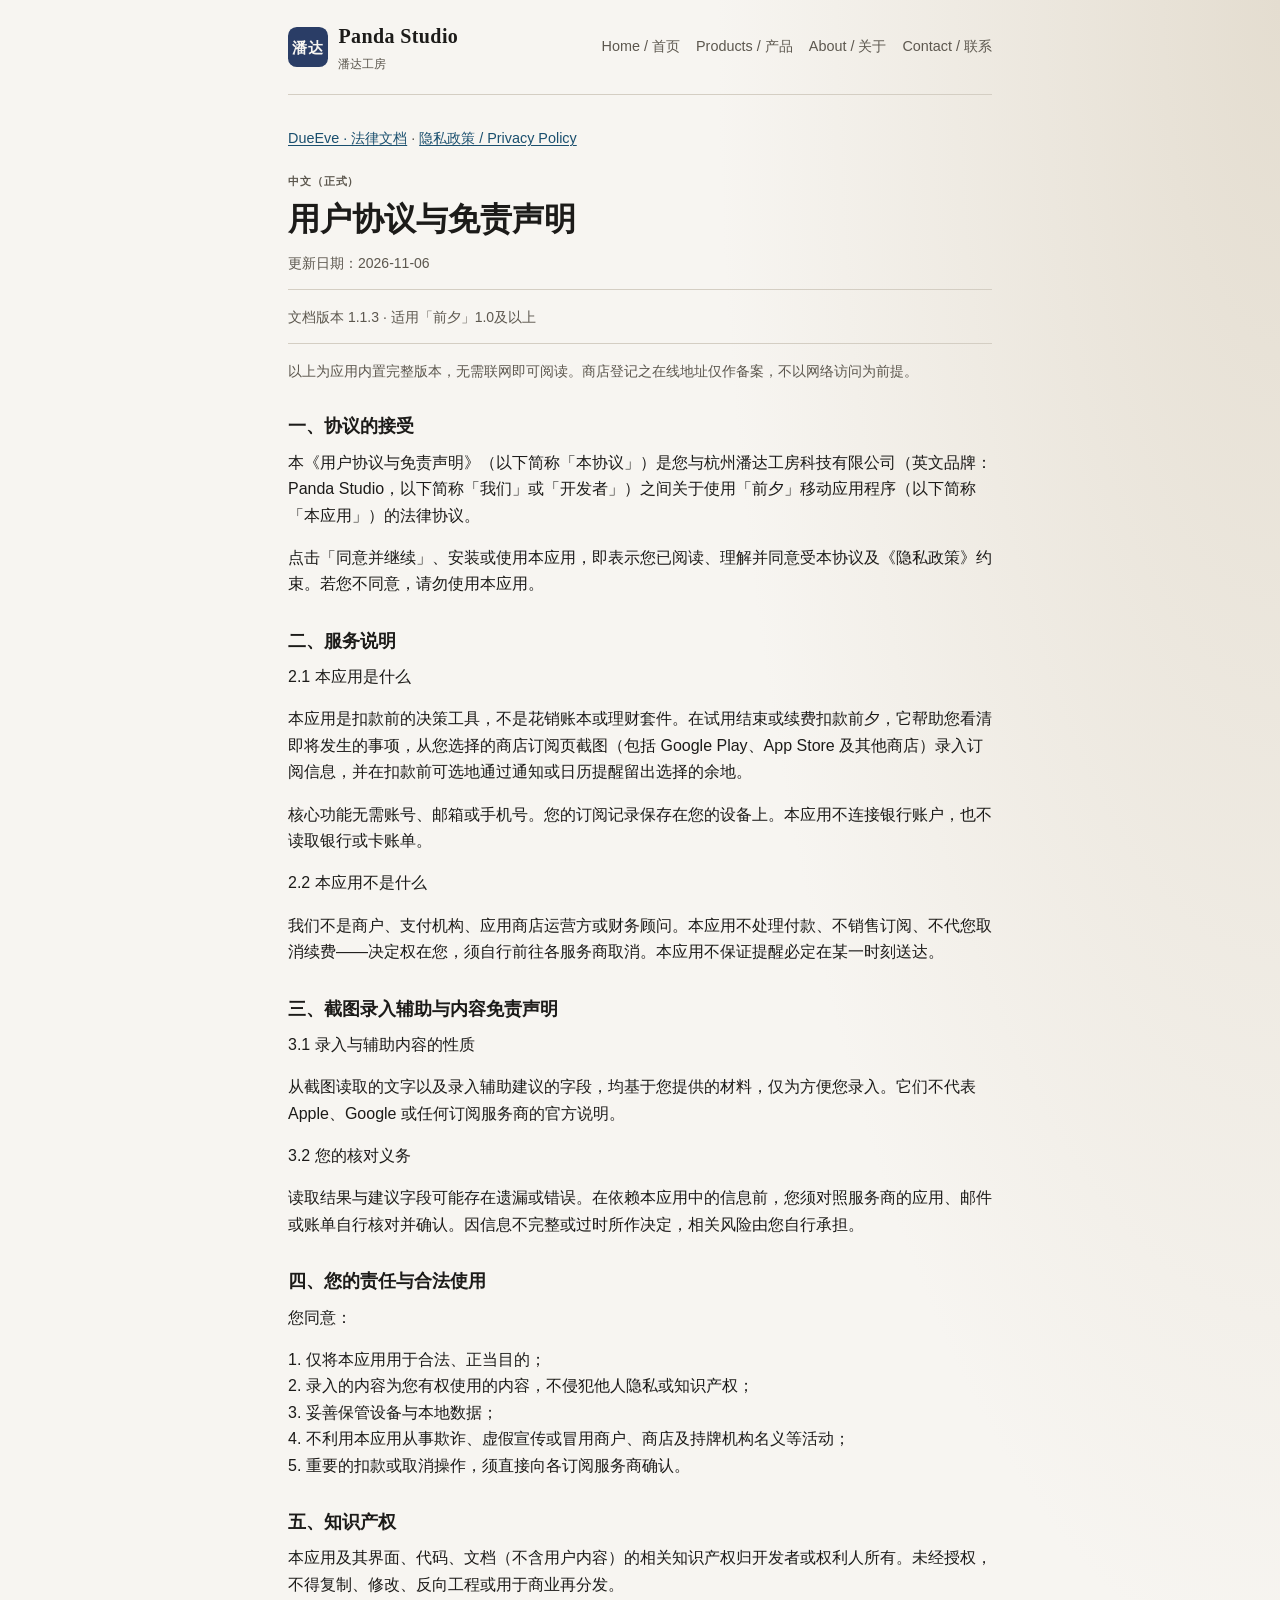
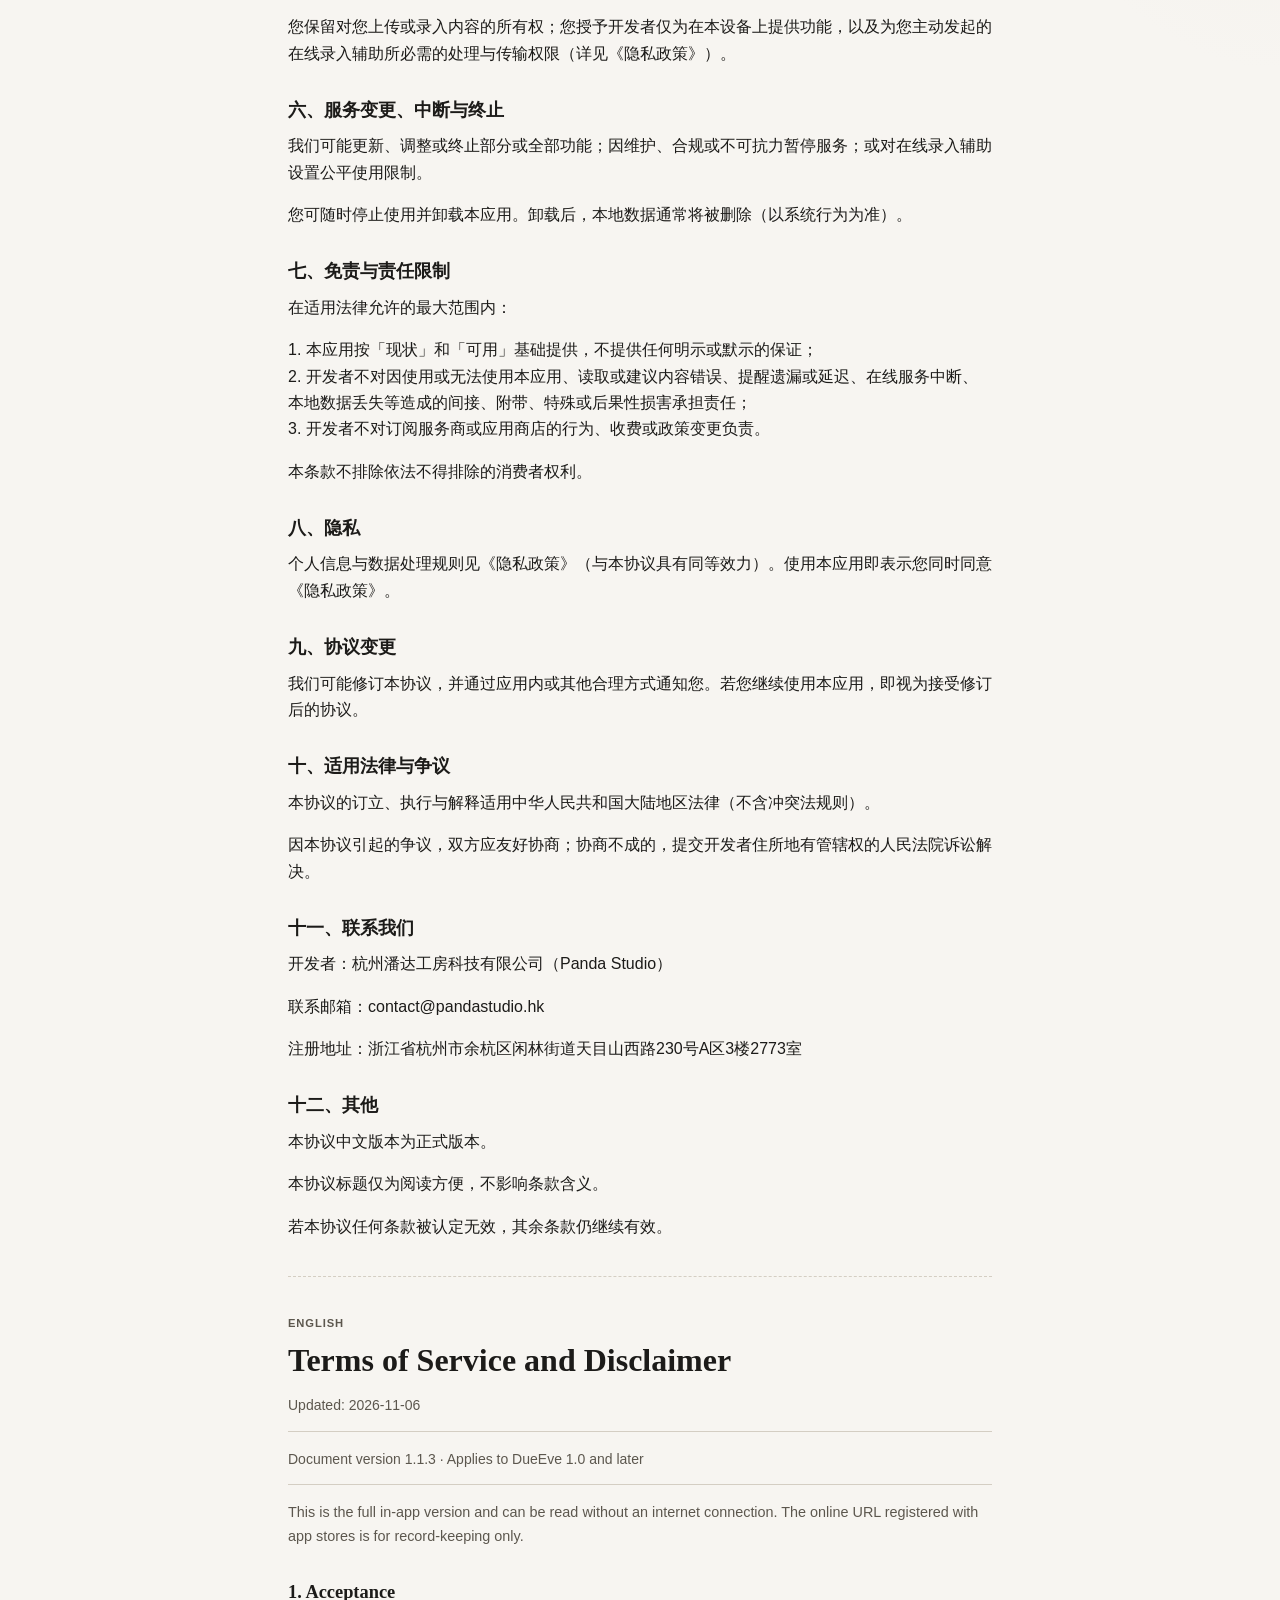
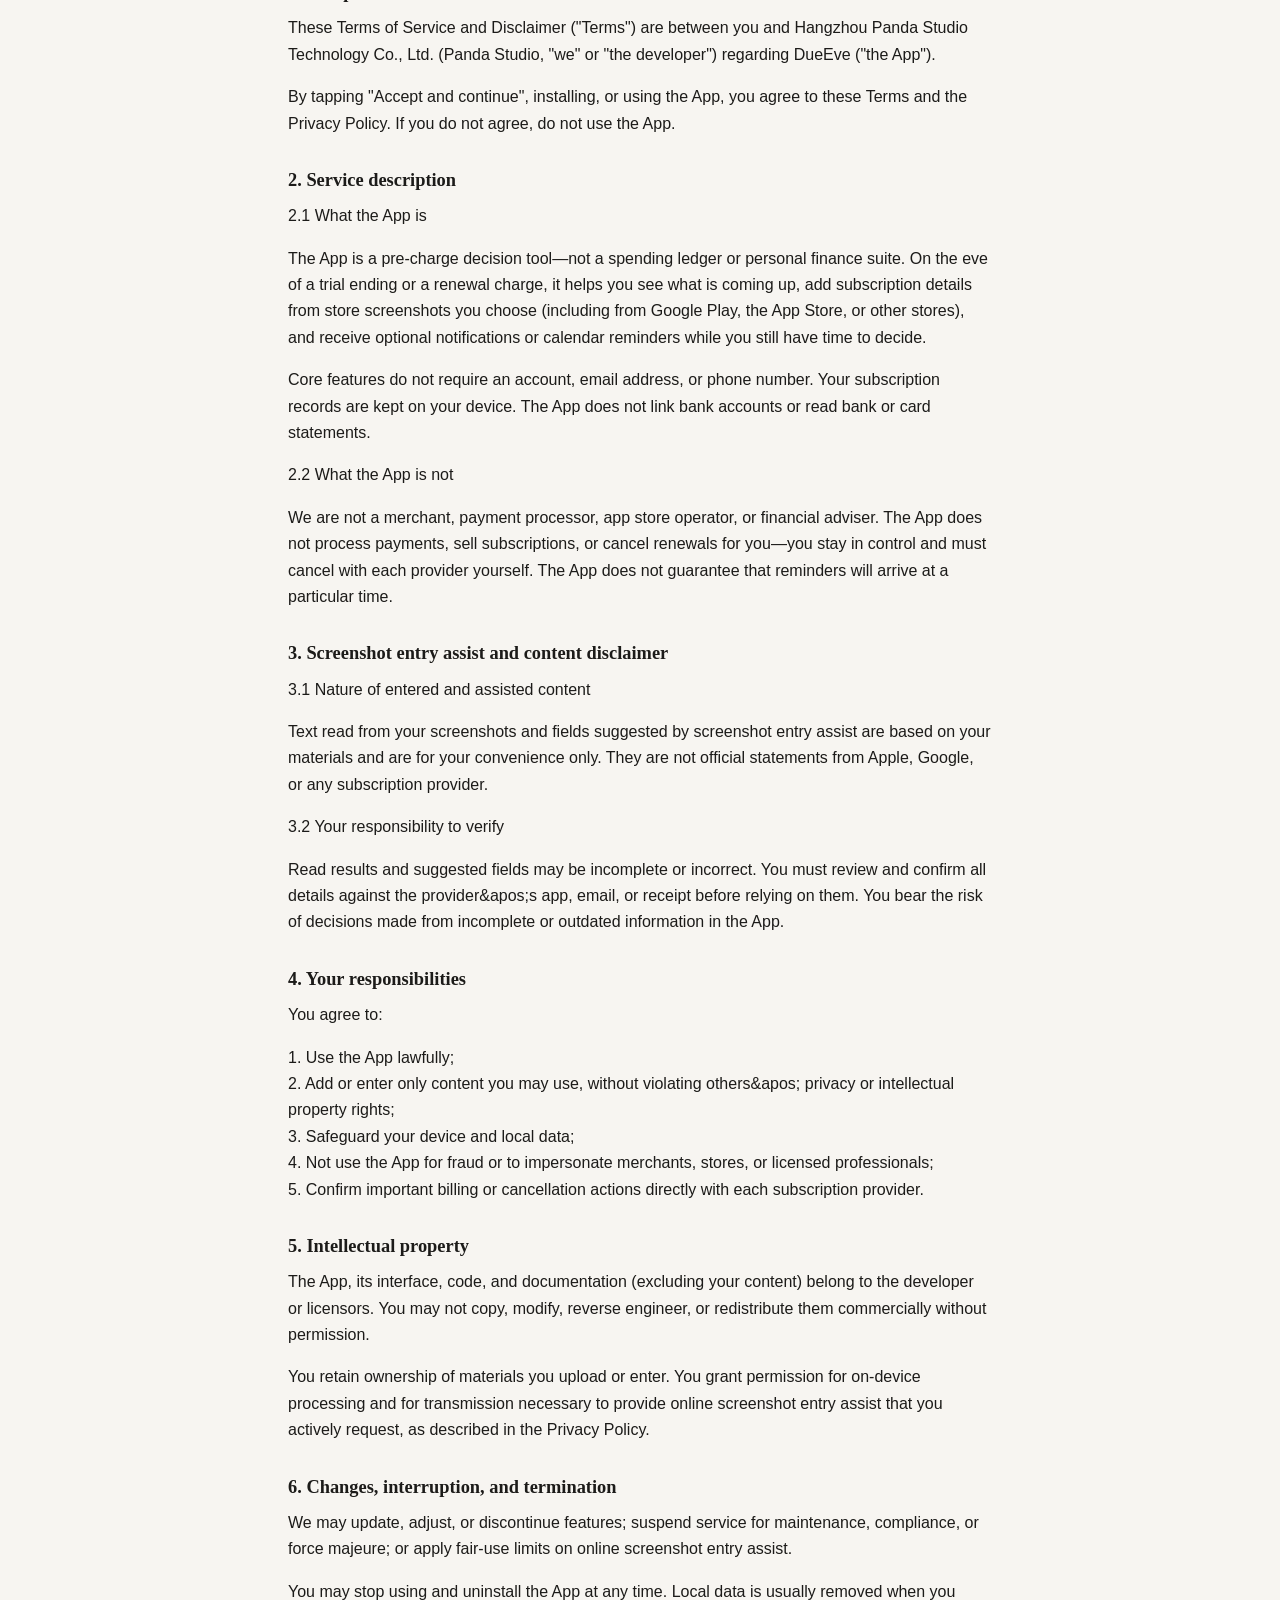
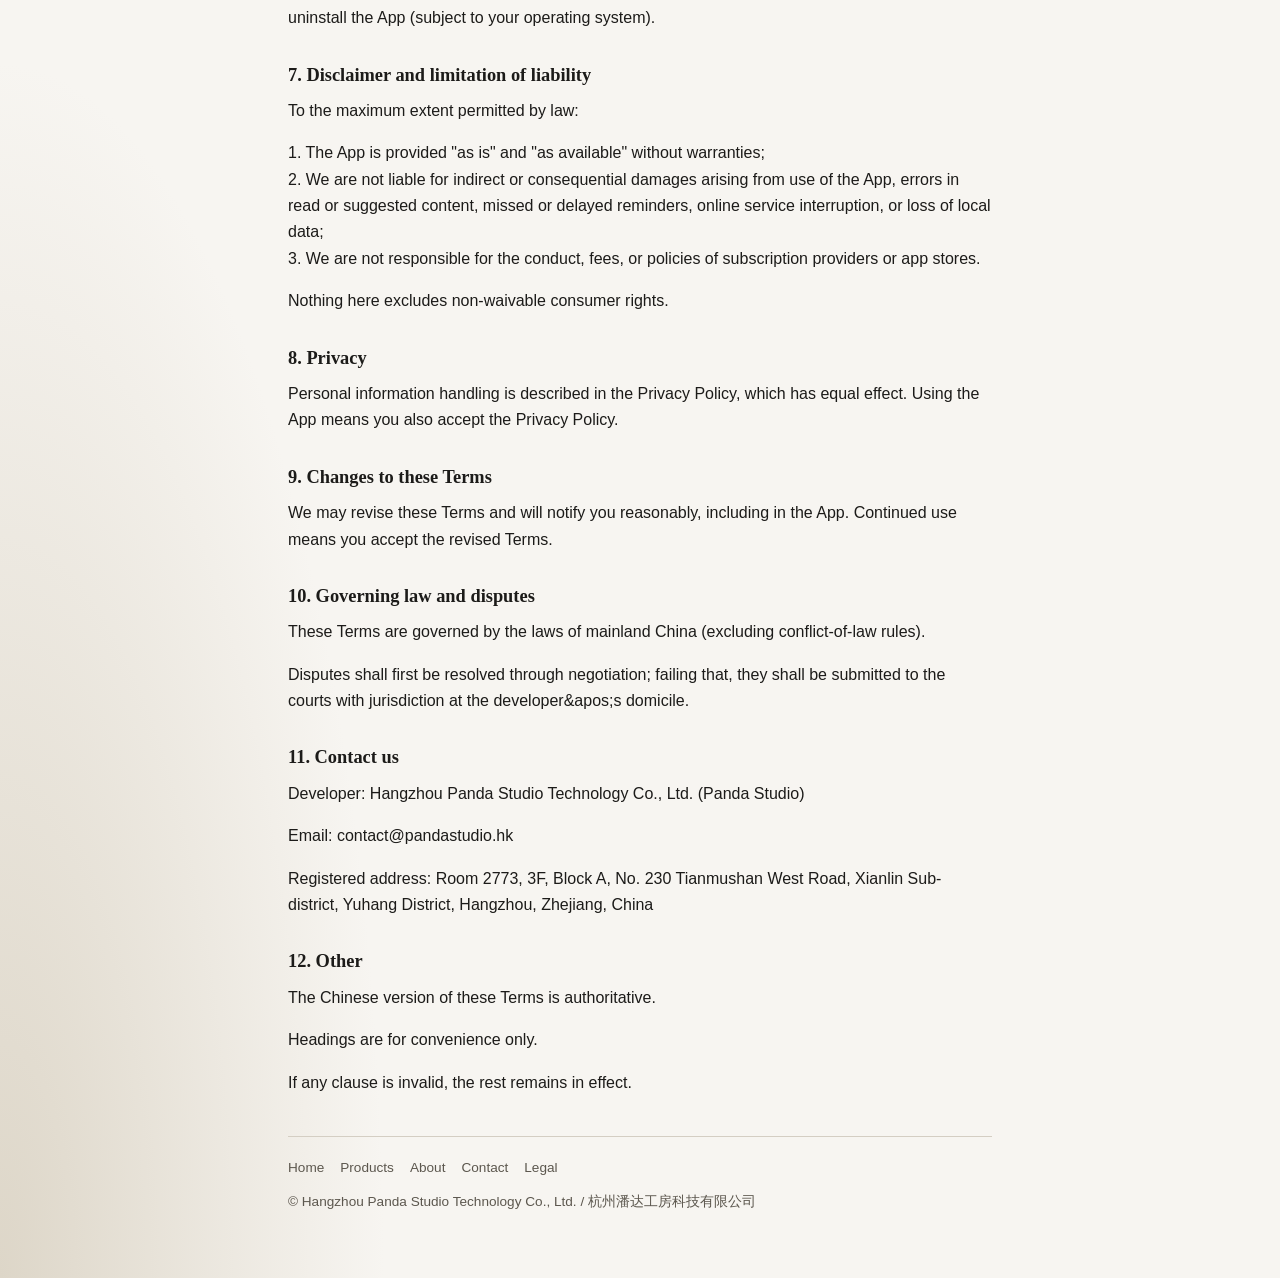
<file: legal/dueeve/terms.html>
<!DOCTYPE html>
<html lang="zh-CN">
<head>
  <meta charset="utf-8">
  <meta name="viewport" content="width=device-width, initial-scale=1">
  <title>用户协议与免责声明 · DueEve · Panda Studio</title>
  <meta name="description" content="Terms of Service and Disclaimer for DueEve by Hangzhou Panda Studio Technology Co., Ltd.">
  <link rel="canonical" href="https://pandastudio.hk/legal/dueeve/terms.html">
  <link rel="stylesheet" href="../../assets/site.css">
</head>
<body>
  <div class="wrap legal-doc">
    <header class="site-header">
      <a class="brand" href="/">
        <span class="logo-mark" aria-hidden="true">潘达</span>
        <span class="brand-text">Panda Studio<span>潘达工房</span></span>
      </a>
      <nav class="nav" aria-label="Primary">
        <a href="/">Home / 首页</a>
        <a href="/products/">Products / 产品</a>
        <a href="/about/">About / 关于</a>
        <a href="/contact/">Contact / 联系</a>
      </nav>
    </header>
    <main>
      <p class="muted-note"><a href="./">DueEve · 法律文档</a> · <a href="privacy.html">隐私政策 / Privacy Policy</a></p>
      <section class="lang-block" lang="zh-CN">
        <p class="lang-label">中文（正式）</p>
        <h1>用户协议与免责声明</h1>
        <p class="meta">更新日期：2026-11-06</p>
        <p class="meta">文档版本 1.1.3 · 适用「前夕」1.0及以上</p>
        <p class="muted-note">以上为应用内置完整版本，无需联网即可阅读。商店登记之在线地址仅作备案，不以网络访问为前提。</p>
        <h2>一、协议的接受</h2>
<p>本《用户协议与免责声明》（以下简称「本协议」）是您与杭州潘达工房科技有限公司（英文品牌：Panda Studio，以下简称「我们」或「开发者」）之间关于使用「前夕」移动应用程序（以下简称「本应用」）的法律协议。</p>
<p>点击「同意并继续」、安装或使用本应用，即表示您已阅读、理解并同意受本协议及《隐私政策》约束。若您不同意，请勿使用本应用。</p>
<h2>二、服务说明</h2>
<p>2.1 本应用是什么</p>
<p>本应用是扣款前的决策工具，不是花销账本或理财套件。在试用结束或续费扣款前夕，它帮助您看清即将发生的事项，从您选择的商店订阅页截图（包括 Google Play、App Store 及其他商店）录入订阅信息，并在扣款前可选地通过通知或日历提醒留出选择的余地。</p>
<p>核心功能无需账号、邮箱或手机号。您的订阅记录保存在您的设备上。本应用不连接银行账户，也不读取银行或卡账单。</p>
<p>2.2 本应用不是什么</p>
<p>我们不是商户、支付机构、应用商店运营方或财务顾问。本应用不处理付款、不销售订阅、不代您取消续费——决定权在您，须自行前往各服务商取消。本应用不保证提醒必定在某一时刻送达。</p>
<h2>三、截图录入辅助与内容免责声明</h2>
<p>3.1 录入与辅助内容的性质</p>
<p>从截图读取的文字以及录入辅助建议的字段，均基于您提供的材料，仅为方便您录入。它们不代表 Apple、Google 或任何订阅服务商的官方说明。</p>
<p>3.2 您的核对义务</p>
<p>读取结果与建议字段可能存在遗漏或错误。在依赖本应用中的信息前，您须对照服务商的应用、邮件或账单自行核对并确认。因信息不完整或过时所作决定，相关风险由您自行承担。</p>
<h2>四、您的责任与合法使用</h2>
<p>您同意：</p>
<p>1. 仅将本应用用于合法、正当目的；<br>2. 录入的内容为您有权使用的内容，不侵犯他人隐私或知识产权；<br>3. 妥善保管设备与本地数据；<br>4. 不利用本应用从事欺诈、虚假宣传或冒用商户、商店及持牌机构名义等活动；<br>5. 重要的扣款或取消操作，须直接向各订阅服务商确认。</p>
<h2>五、知识产权</h2>
<p>本应用及其界面、代码、文档（不含用户内容）的相关知识产权归开发者或权利人所有。未经授权，不得复制、修改、反向工程或用于商业再分发。</p>
<p>您保留对您上传或录入内容的所有权；您授予开发者仅为在本设备上提供功能，以及为您主动发起的在线录入辅助所必需的处理与传输权限（详见《隐私政策》）。</p>
<h2>六、服务变更、中断与终止</h2>
<p>我们可能更新、调整或终止部分或全部功能；因维护、合规或不可抗力暂停服务；或对在线录入辅助设置公平使用限制。</p>
<p>您可随时停止使用并卸载本应用。卸载后，本地数据通常将被删除（以系统行为为准）。</p>
<h2>七、免责与责任限制</h2>
<p>在适用法律允许的最大范围内：</p>
<p>1. 本应用按「现状」和「可用」基础提供，不提供任何明示或默示的保证；<br>2. 开发者不对因使用或无法使用本应用、读取或建议内容错误、提醒遗漏或延迟、在线服务中断、本地数据丢失等造成的间接、附带、特殊或后果性损害承担责任；<br>3. 开发者不对订阅服务商或应用商店的行为、收费或政策变更负责。</p>
<p>本条款不排除依法不得排除的消费者权利。</p>
<h2>八、隐私</h2>
<p>个人信息与数据处理规则见《隐私政策》（与本协议具有同等效力）。使用本应用即表示您同时同意《隐私政策》。</p>
<h2>九、协议变更</h2>
<p>我们可能修订本协议，并通过应用内或其他合理方式通知您。若您继续使用本应用，即视为接受修订后的协议。</p>
<h2>十、适用法律与争议</h2>
<p>本协议的订立、执行与解释适用中华人民共和国大陆地区法律（不含冲突法规则）。</p>
<p>因本协议引起的争议，双方应友好协商；协商不成的，提交开发者住所地有管辖权的人民法院诉讼解决。</p>
<h2>十一、联系我们</h2>
<p>开发者：杭州潘达工房科技有限公司（Panda Studio）</p>
<p>联系邮箱：contact@pandastudio.hk</p>
<p>注册地址：浙江省杭州市余杭区闲林街道天目山西路230号A区3楼2773室</p>
<h2>十二、其他</h2>
<p>本协议中文版本为正式版本。</p>
<p>本协议标题仅为阅读方便，不影响条款含义。</p>
<p>若本协议任何条款被认定无效，其余条款仍继续有效。</p>
      </section>
      <section class="lang-block" lang="en">
        <p class="lang-label">English</p>
        <h1>Terms of Service and Disclaimer</h1>
        <p class="meta">Updated: 2026-11-06</p>
        <p class="meta">Document version 1.1.3 · Applies to DueEve 1.0 and later</p>
        <p class="muted-note">This is the full in-app version and can be read without an internet connection. The online URL registered with app stores is for record-keeping only.</p>
        <h2>1. Acceptance</h2>
<p>These Terms of Service and Disclaimer (&quot;Terms&quot;) are between you and Hangzhou Panda Studio Technology Co., Ltd. (Panda Studio, &quot;we&quot; or &quot;the developer&quot;) regarding DueEve (&quot;the App&quot;).</p>
<p>By tapping &quot;Accept and continue&quot;, installing, or using the App, you agree to these Terms and the Privacy Policy. If you do not agree, do not use the App.</p>
<h2>2. Service description</h2>
<p>2.1 What the App is</p>
<p>The App is a pre-charge decision tool—not a spending ledger or personal finance suite. On the eve of a trial ending or a renewal charge, it helps you see what is coming up, add subscription details from store screenshots you choose (including from Google Play, the App Store, or other stores), and receive optional notifications or calendar reminders while you still have time to decide.</p>
<p>Core features do not require an account, email address, or phone number. Your subscription records are kept on your device. The App does not link bank accounts or read bank or card statements.</p>
<p>2.2 What the App is not</p>
<p>We are not a merchant, payment processor, app store operator, or financial adviser. The App does not process payments, sell subscriptions, or cancel renewals for you—you stay in control and must cancel with each provider yourself. The App does not guarantee that reminders will arrive at a particular time.</p>
<h2>3. Screenshot entry assist and content disclaimer</h2>
<p>3.1 Nature of entered and assisted content</p>
<p>Text read from your screenshots and fields suggested by screenshot entry assist are based on your materials and are for your convenience only. They are not official statements from Apple, Google, or any subscription provider.</p>
<p>3.2 Your responsibility to verify</p>
<p>Read results and suggested fields may be incomplete or incorrect. You must review and confirm all details against the provider&amp;apos;s app, email, or receipt before relying on them. You bear the risk of decisions made from incomplete or outdated information in the App.</p>
<h2>4. Your responsibilities</h2>
<p>You agree to:</p>
<p>1. Use the App lawfully;<br>2. Add or enter only content you may use, without violating others&amp;apos; privacy or intellectual property rights;<br>3. Safeguard your device and local data;<br>4. Not use the App for fraud or to impersonate merchants, stores, or licensed professionals;<br>5. Confirm important billing or cancellation actions directly with each subscription provider.</p>
<h2>5. Intellectual property</h2>
<p>The App, its interface, code, and documentation (excluding your content) belong to the developer or licensors. You may not copy, modify, reverse engineer, or redistribute them commercially without permission.</p>
<p>You retain ownership of materials you upload or enter. You grant permission for on-device processing and for transmission necessary to provide online screenshot entry assist that you actively request, as described in the Privacy Policy.</p>
<h2>6. Changes, interruption, and termination</h2>
<p>We may update, adjust, or discontinue features; suspend service for maintenance, compliance, or force majeure; or apply fair-use limits on online screenshot entry assist.</p>
<p>You may stop using and uninstall the App at any time. Local data is usually removed when you uninstall the App (subject to your operating system).</p>
<h2>7. Disclaimer and limitation of liability</h2>
<p>To the maximum extent permitted by law:</p>
<p>1. The App is provided &quot;as is&quot; and &quot;as available&quot; without warranties;<br>2. We are not liable for indirect or consequential damages arising from use of the App, errors in read or suggested content, missed or delayed reminders, online service interruption, or loss of local data;<br>3. We are not responsible for the conduct, fees, or policies of subscription providers or app stores.</p>
<p>Nothing here excludes non-waivable consumer rights.</p>
<h2>8. Privacy</h2>
<p>Personal information handling is described in the Privacy Policy, which has equal effect. Using the App means you also accept the Privacy Policy.</p>
<h2>9. Changes to these Terms</h2>
<p>We may revise these Terms and will notify you reasonably, including in the App. Continued use means you accept the revised Terms.</p>
<h2>10. Governing law and disputes</h2>
<p>These Terms are governed by the laws of mainland China (excluding conflict-of-law rules).</p>
<p>Disputes shall first be resolved through negotiation; failing that, they shall be submitted to the courts with jurisdiction at the developer&amp;apos;s domicile.</p>
<h2>11. Contact us</h2>
<p>Developer: Hangzhou Panda Studio Technology Co., Ltd. (Panda Studio)</p>
<p>Email: contact@pandastudio.hk</p>
<p>Registered address: Room 2773, 3F, Block A, No. 230 Tianmushan West Road, Xianlin Sub-district, Yuhang District, Hangzhou, Zhejiang, China</p>
<h2>12. Other</h2>
<p>The Chinese version of these Terms is authoritative.</p>
<p>Headings are for convenience only.</p>
<p>If any clause is invalid, the rest remains in effect.</p>
      </section>
    </main>
    <footer class="site-footer">
      <nav aria-label="Footer">
        <a href="/">Home</a>
        <a href="/products/">Products</a>
        <a href="/about/">About</a>
        <a href="/contact/">Contact</a>
        <a href="/legal/">Legal</a>
      </nav>
      <p>© Hangzhou Panda Studio Technology Co., Ltd. / 杭州潘达工房科技有限公司</p>
    </footer>
  </div>
</body>
</html>
</file>
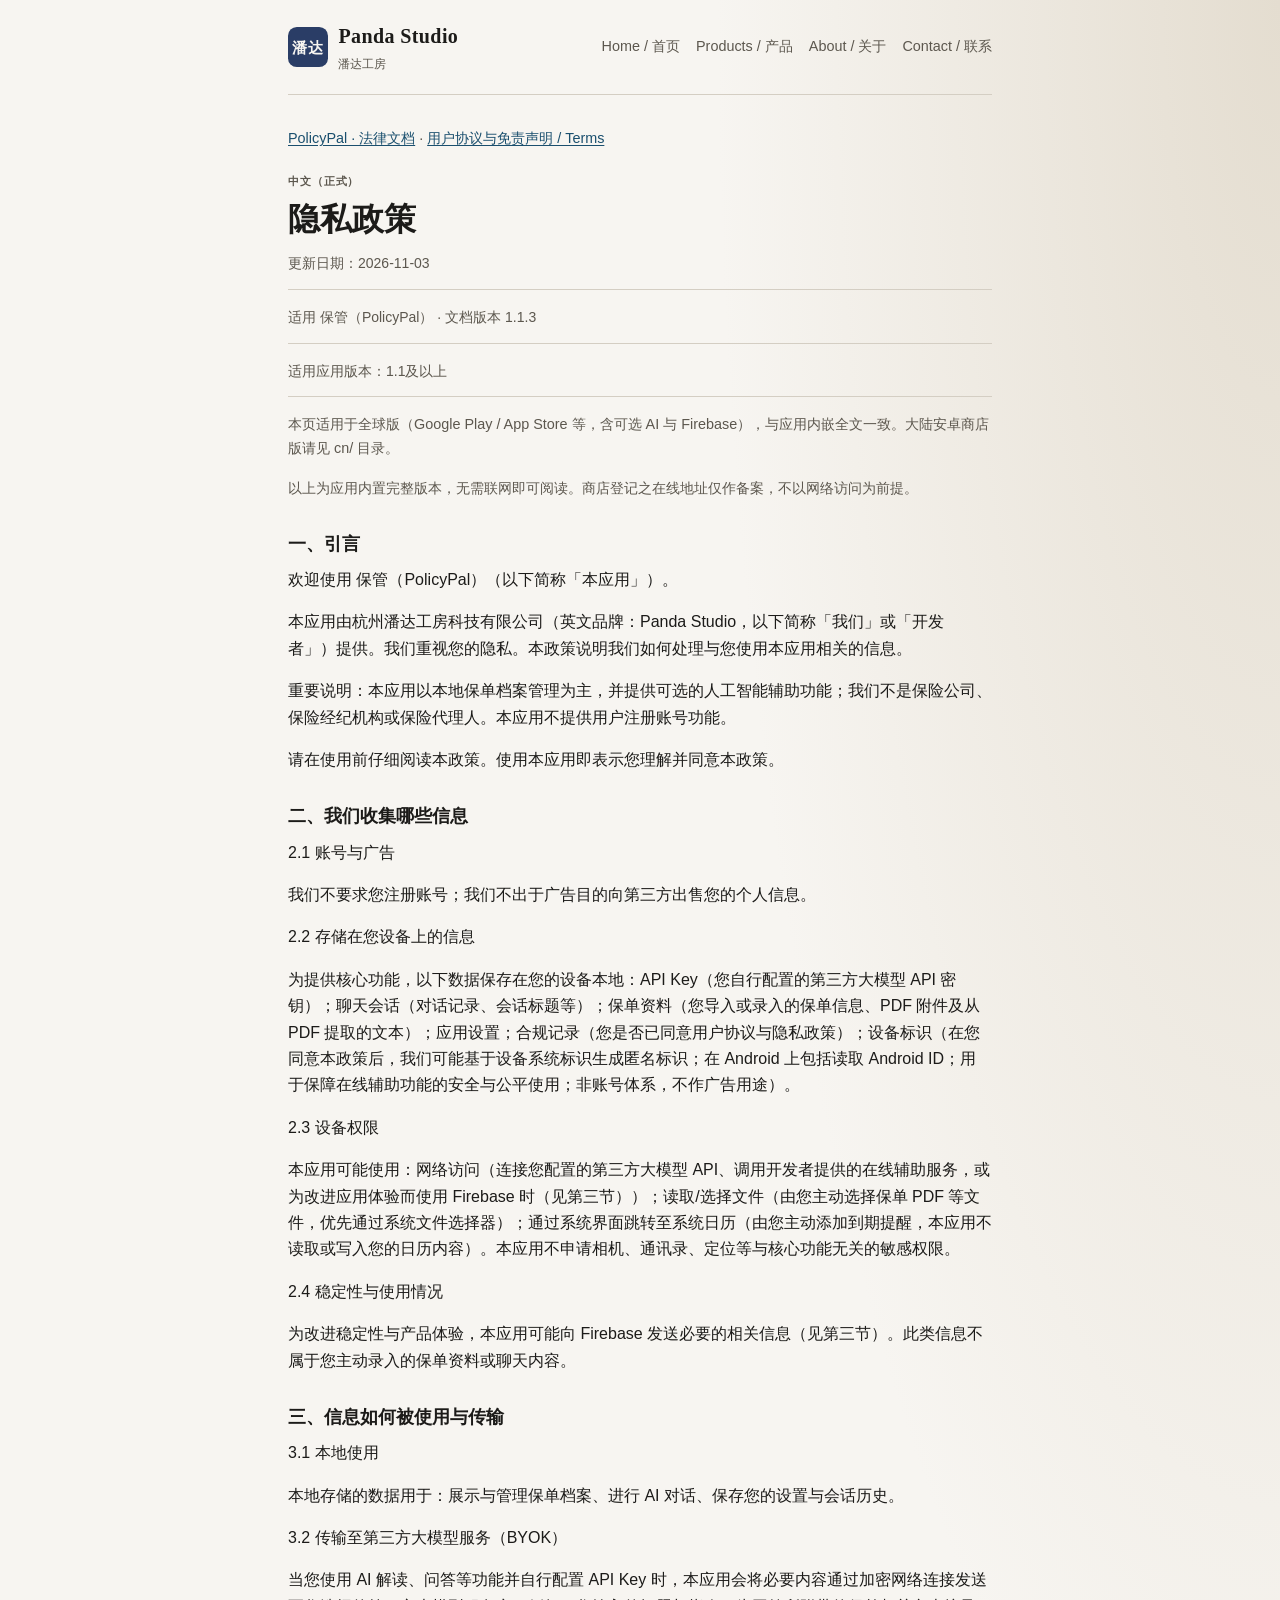
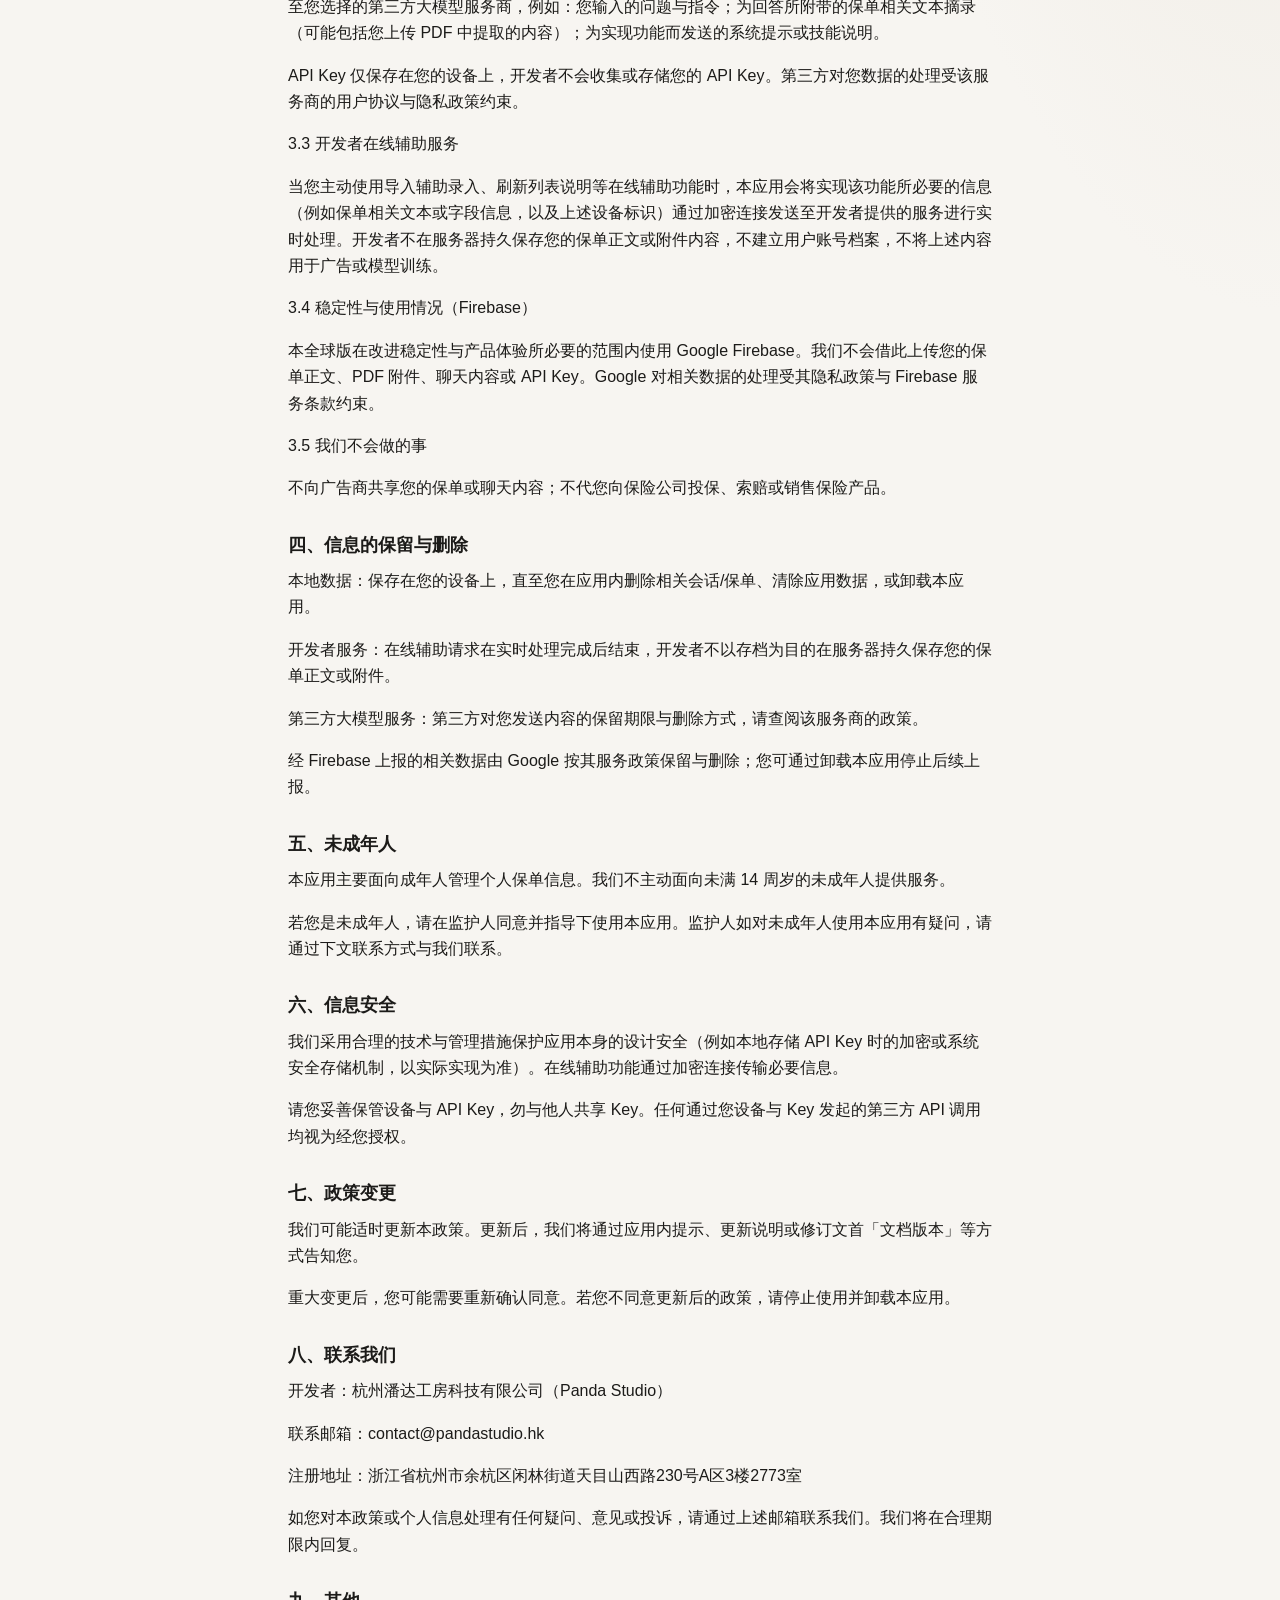
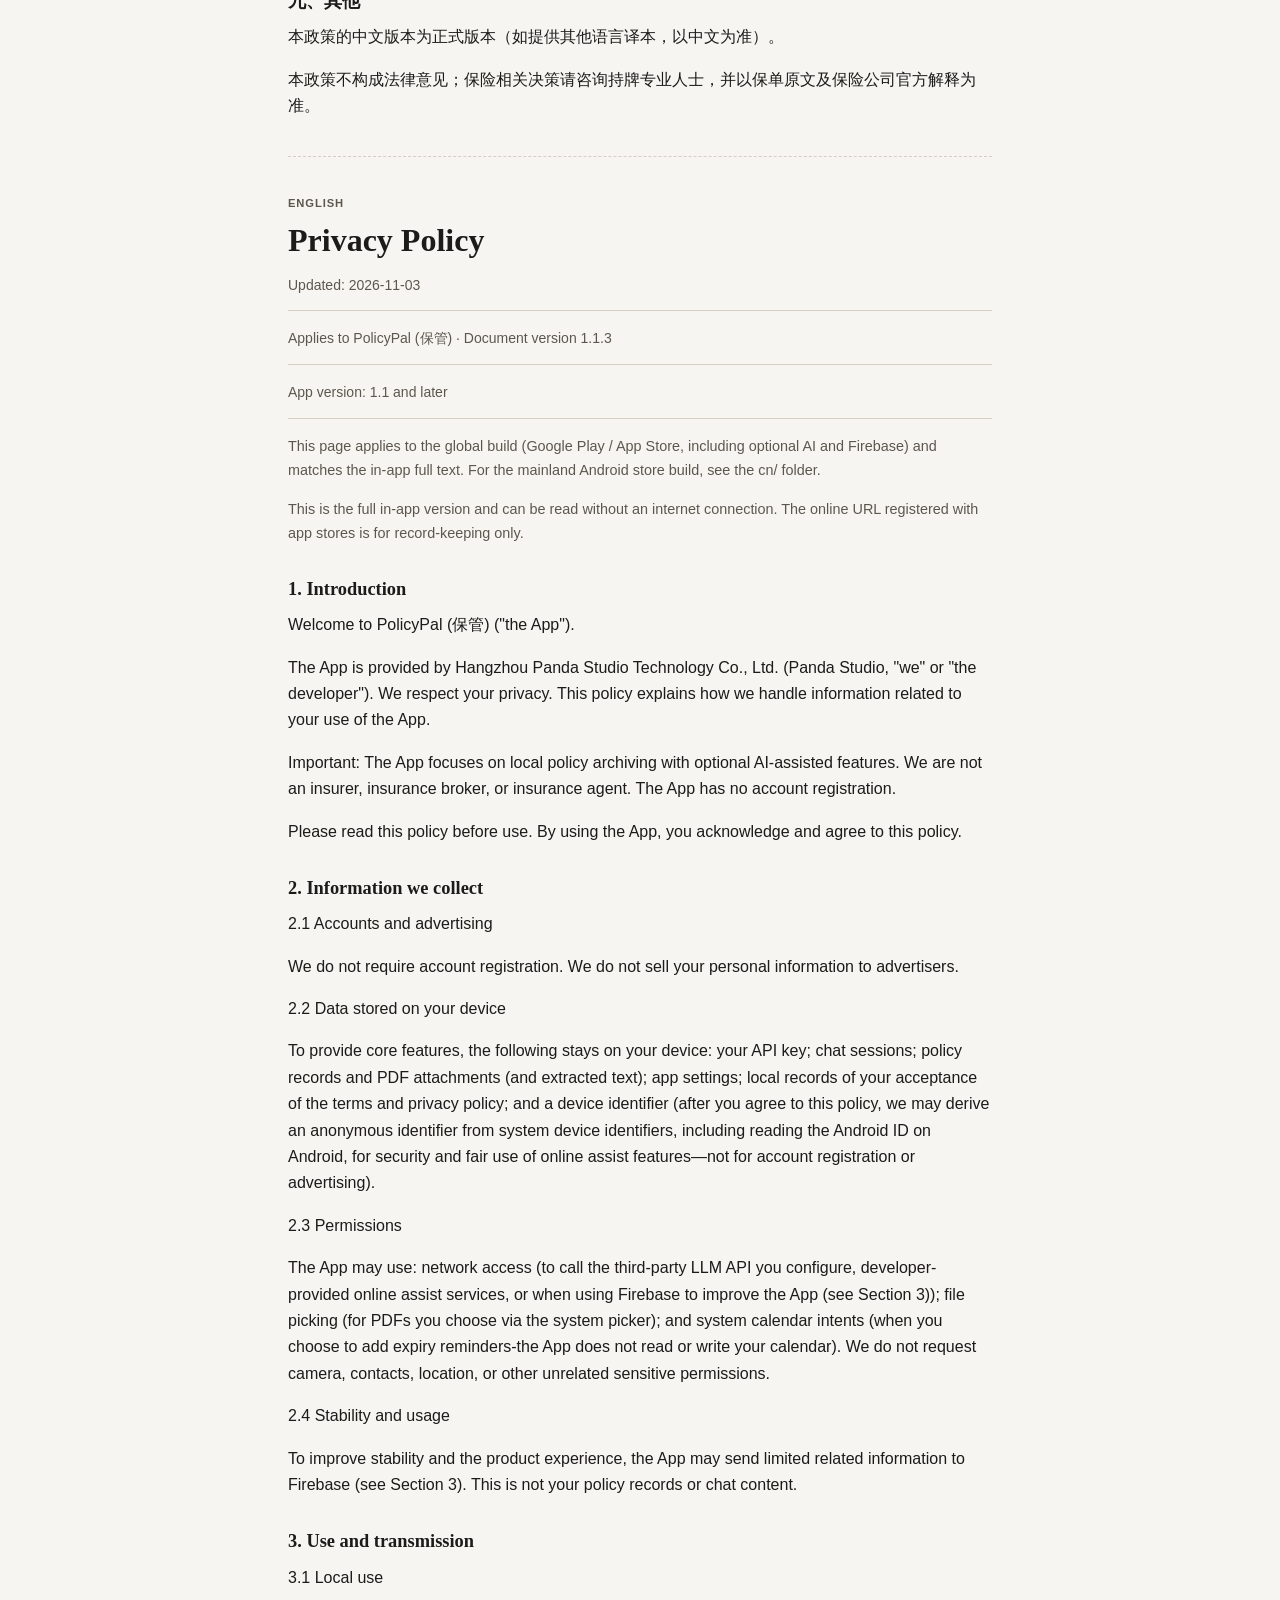
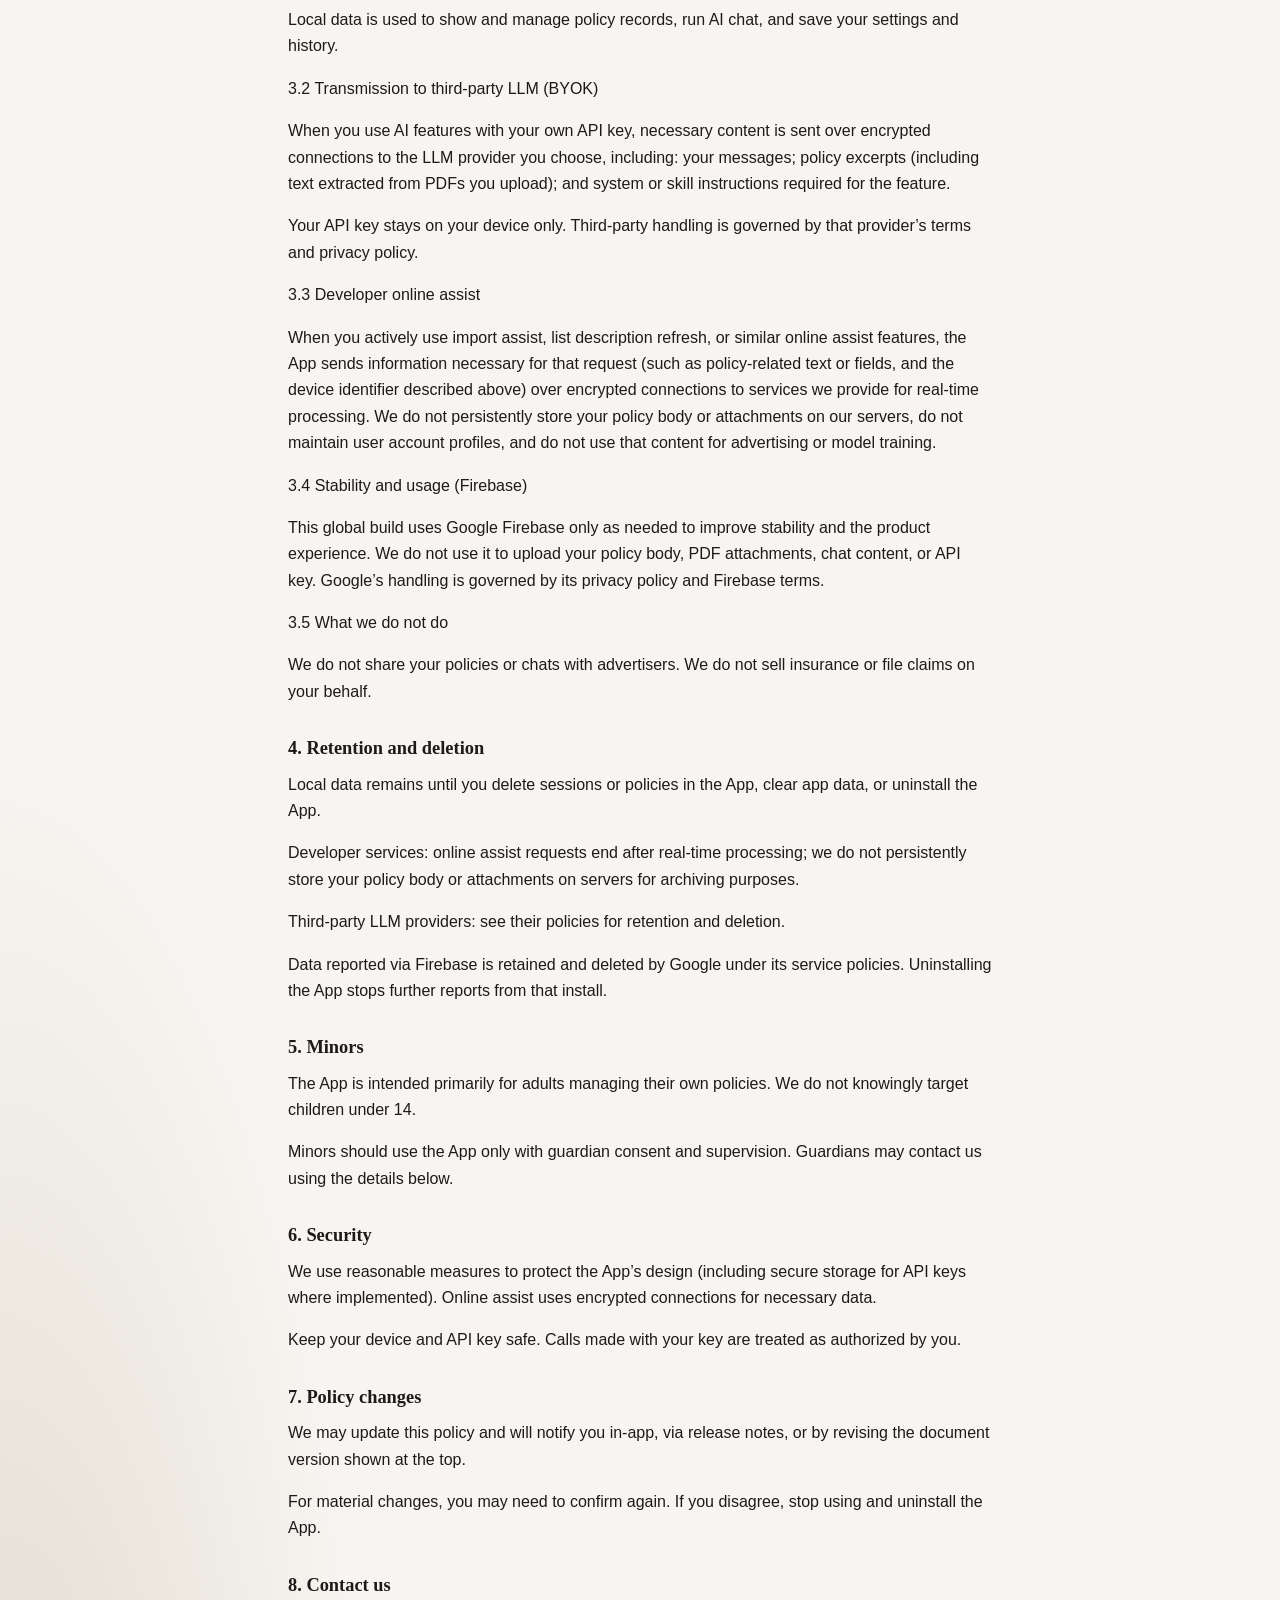
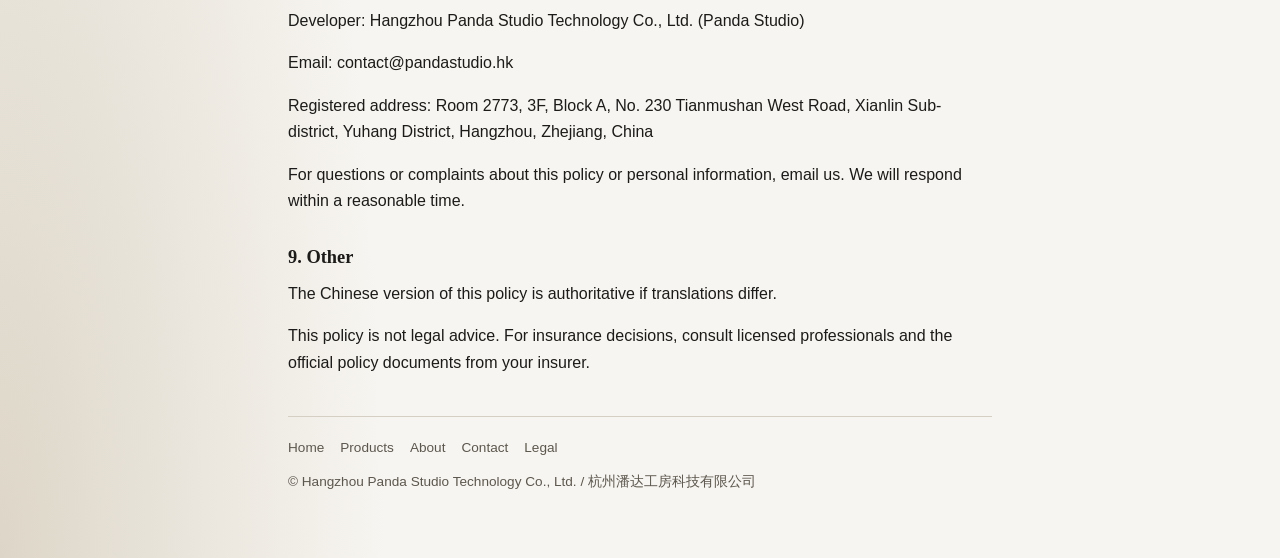
<file: legal/policypal/privacy.html>
<!DOCTYPE html>
<html lang="zh-CN">
<head>
  <meta charset="utf-8">
  <meta name="viewport" content="width=device-width, initial-scale=1">
  <title>隐私政策 · PolicyPal · Panda Studio</title>
  <meta name="description" content="Privacy Policy for PolicyPal by Hangzhou Panda Studio Technology Co., Ltd.">
  <link rel="canonical" href="https://pandastudio.hk/legal/policypal/privacy.html">
  <link rel="stylesheet" href="../../assets/site.css">
</head>
<body>
  <div class="wrap legal-doc">
    <header class="site-header">
      <a class="brand" href="/">
        <span class="logo-mark" aria-hidden="true">潘达</span>
        <span class="brand-text">Panda Studio<span>潘达工房</span></span>
      </a>
      <nav class="nav" aria-label="Primary">
        <a href="/">Home / 首页</a>
        <a href="/products/">Products / 产品</a>
        <a href="/about/">About / 关于</a>
        <a href="/contact/">Contact / 联系</a>
      </nav>
    </header>
    <main>
      <p class="muted-note"><a href="./">PolicyPal · 法律文档</a> · <a href="terms.html">用户协议与免责声明 / Terms</a></p>
      <section class="lang-block" lang="zh-CN">
        <p class="lang-label">中文（正式）</p>
        <h1>隐私政策</h1>
        <p class="meta">更新日期：2026-11-03</p>
        <p class="meta">适用 保管（PolicyPal） · 文档版本 1.1.3</p>
        <p class="meta">适用应用版本：1.1及以上</p>
        <p class="muted-note">本页适用于全球版（Google Play / App Store 等，含可选 AI 与 Firebase），与应用内嵌全文一致。大陆安卓商店版请见 cn/ 目录。</p>
        <p class="muted-note">以上为应用内置完整版本，无需联网即可阅读。商店登记之在线地址仅作备案，不以网络访问为前提。</p>
        <h2>一、引言</h2>
<p>欢迎使用 保管（PolicyPal）（以下简称「本应用」）。</p>
<p>本应用由杭州潘达工房科技有限公司（英文品牌：Panda Studio，以下简称「我们」或「开发者」）提供。我们重视您的隐私。本政策说明我们如何处理与您使用本应用相关的信息。</p>
<p>重要说明：本应用以本地保单档案管理为主，并提供可选的人工智能辅助功能；我们不是保险公司、保险经纪机构或保险代理人。本应用不提供用户注册账号功能。</p>
<p>请在使用前仔细阅读本政策。使用本应用即表示您理解并同意本政策。</p>
<h2>二、我们收集哪些信息</h2>
<p>2.1 账号与广告</p>
<p>我们不要求您注册账号；我们不出于广告目的向第三方出售您的个人信息。</p>
<p>2.2 存储在您设备上的信息</p>
<p>为提供核心功能，以下数据保存在您的设备本地：API Key（您自行配置的第三方大模型 API 密钥）；聊天会话（对话记录、会话标题等）；保单资料（您导入或录入的保单信息、PDF 附件及从 PDF 提取的文本）；应用设置；合规记录（您是否已同意用户协议与隐私政策）；设备标识（在您同意本政策后，我们可能基于设备系统标识生成匿名标识；在 Android 上包括读取 Android ID；用于保障在线辅助功能的安全与公平使用；非账号体系，不作广告用途）。</p>
<p>2.3 设备权限</p>
<p>本应用可能使用：网络访问（连接您配置的第三方大模型 API、调用开发者提供的在线辅助服务，或为改进应用体验而使用 Firebase 时（见第三节））；读取/选择文件（由您主动选择保单 PDF 等文件，优先通过系统文件选择器）；通过系统界面跳转至系统日历（由您主动添加到期提醒，本应用不读取或写入您的日历内容）。本应用不申请相机、通讯录、定位等与核心功能无关的敏感权限。</p>
<p>2.4 稳定性与使用情况</p>
<p>为改进稳定性与产品体验，本应用可能向 Firebase 发送必要的相关信息（见第三节）。此类信息不属于您主动录入的保单资料或聊天内容。</p>
<h2>三、信息如何被使用与传输</h2>
<p>3.1 本地使用</p>
<p>本地存储的数据用于：展示与管理保单档案、进行 AI 对话、保存您的设置与会话历史。</p>
<p>3.2 传输至第三方大模型服务（BYOK）</p>
<p>当您使用 AI 解读、问答等功能并自行配置 API Key 时，本应用会将必要内容通过加密网络连接发送至您选择的第三方大模型服务商，例如：您输入的问题与指令；为回答所附带的保单相关文本摘录（可能包括您上传 PDF 中提取的内容）；为实现功能而发送的系统提示或技能说明。</p>
<p>API Key 仅保存在您的设备上，开发者不会收集或存储您的 API Key。第三方对您数据的处理受该服务商的用户协议与隐私政策约束。</p>
<p>3.3 开发者在线辅助服务</p>
<p>当您主动使用导入辅助录入、刷新列表说明等在线辅助功能时，本应用会将实现该功能所必要的信息（例如保单相关文本或字段信息，以及上述设备标识）通过加密连接发送至开发者提供的服务进行实时处理。开发者不在服务器持久保存您的保单正文或附件内容，不建立用户账号档案，不将上述内容用于广告或模型训练。</p>
<p>3.4 稳定性与使用情况（Firebase）</p>
<p>本全球版在改进稳定性与产品体验所必要的范围内使用 Google Firebase。我们不会借此上传您的保单正文、PDF 附件、聊天内容或 API Key。Google 对相关数据的处理受其隐私政策与 Firebase 服务条款约束。</p>
<p>3.5 我们不会做的事</p>
<p>不向广告商共享您的保单或聊天内容；不代您向保险公司投保、索赔或销售保险产品。</p>
<h2>四、信息的保留与删除</h2>
<p>本地数据：保存在您的设备上，直至您在应用内删除相关会话/保单、清除应用数据，或卸载本应用。</p>
<p>开发者服务：在线辅助请求在实时处理完成后结束，开发者不以存档为目的在服务器持久保存您的保单正文或附件。</p>
<p>第三方大模型服务：第三方对您发送内容的保留期限与删除方式，请查阅该服务商的政策。</p>
<p>经 Firebase 上报的相关数据由 Google 按其服务政策保留与删除；您可通过卸载本应用停止后续上报。</p>
<h2>五、未成年人</h2>
<p>本应用主要面向成年人管理个人保单信息。我们不主动面向未满 14 周岁的未成年人提供服务。</p>
<p>若您是未成年人，请在监护人同意并指导下使用本应用。监护人如对未成年人使用本应用有疑问，请通过下文联系方式与我们联系。</p>
<h2>六、信息安全</h2>
<p>我们采用合理的技术与管理措施保护应用本身的设计安全（例如本地存储 API Key 时的加密或系统安全存储机制，以实际实现为准）。在线辅助功能通过加密连接传输必要信息。</p>
<p>请您妥善保管设备与 API Key，勿与他人共享 Key。任何通过您设备与 Key 发起的第三方 API 调用均视为经您授权。</p>
<h2>七、政策变更</h2>
<p>我们可能适时更新本政策。更新后，我们将通过应用内提示、更新说明或修订文首「文档版本」等方式告知您。</p>
<p>重大变更后，您可能需要重新确认同意。若您不同意更新后的政策，请停止使用并卸载本应用。</p>
<h2>八、联系我们</h2>
<p>开发者：杭州潘达工房科技有限公司（Panda Studio）</p>
<p>联系邮箱：contact@pandastudio.hk</p>
<p>注册地址：浙江省杭州市余杭区闲林街道天目山西路230号A区3楼2773室</p>
<p>如您对本政策或个人信息处理有任何疑问、意见或投诉，请通过上述邮箱联系我们。我们将在合理期限内回复。</p>
<h2>九、其他</h2>
<p>本政策的中文版本为正式版本（如提供其他语言译本，以中文为准）。</p>
<p>本政策不构成法律意见；保险相关决策请咨询持牌专业人士，并以保单原文及保险公司官方解释为准。</p>
      </section>
      <section class="lang-block" lang="en">
        <p class="lang-label">English</p>
        <h1>Privacy Policy</h1>
        <p class="meta">Updated: 2026-11-03</p>
        <p class="meta">Applies to PolicyPal (保管) · Document version 1.1.3</p>
        <p class="meta">App version: 1.1 and later</p>
        <p class="muted-note">This page applies to the global build (Google Play / App Store, including optional AI and Firebase) and matches the in-app full text. For the mainland Android store build, see the cn/ folder.</p>
        <p class="muted-note">This is the full in-app version and can be read without an internet connection. The online URL registered with app stores is for record-keeping only.</p>
        <h2>1. Introduction</h2>
<p>Welcome to PolicyPal (保管) (&quot;the App&quot;).</p>
<p>The App is provided by Hangzhou Panda Studio Technology Co., Ltd. (Panda Studio, &quot;we&quot; or &quot;the developer&quot;). We respect your privacy. This policy explains how we handle information related to your use of the App.</p>
<p>Important: The App focuses on local policy archiving with optional AI-assisted features. We are not an insurer, insurance broker, or insurance agent. The App has no account registration.</p>
<p>Please read this policy before use. By using the App, you acknowledge and agree to this policy.</p>
<h2>2. Information we collect</h2>
<p>2.1 Accounts and advertising</p>
<p>We do not require account registration. We do not sell your personal information to advertisers.</p>
<p>2.2 Data stored on your device</p>
<p>To provide core features, the following stays on your device: your API key; chat sessions; policy records and PDF attachments (and extracted text); app settings; local records of your acceptance of the terms and privacy policy; and a device identifier (after you agree to this policy, we may derive an anonymous identifier from system device identifiers, including reading the Android ID on Android, for security and fair use of online assist features—not for account registration or advertising).</p>
<p>2.3 Permissions</p>
<p>The App may use: network access (to call the third-party LLM API you configure, developer-provided online assist services, or when using Firebase to improve the App (see Section 3)); file picking (for PDFs you choose via the system picker); and system calendar intents (when you choose to add expiry reminders-the App does not read or write your calendar). We do not request camera, contacts, location, or other unrelated sensitive permissions.</p>
<p>2.4 Stability and usage</p>
<p>To improve stability and the product experience, the App may send limited related information to Firebase (see Section 3). This is not your policy records or chat content.</p>
<h2>3. Use and transmission</h2>
<p>3.1 Local use</p>
<p>Local data is used to show and manage policy records, run AI chat, and save your settings and history.</p>
<p>3.2 Transmission to third-party LLM (BYOK)</p>
<p>When you use AI features with your own API key, necessary content is sent over encrypted connections to the LLM provider you choose, including: your messages; policy excerpts (including text extracted from PDFs you upload); and system or skill instructions required for the feature.</p>
<p>Your API key stays on your device only. Third-party handling is governed by that provider’s terms and privacy policy.</p>
<p>3.3 Developer online assist</p>
<p>When you actively use import assist, list description refresh, or similar online assist features, the App sends information necessary for that request (such as policy-related text or fields, and the device identifier described above) over encrypted connections to services we provide for real-time processing. We do not persistently store your policy body or attachments on our servers, do not maintain user account profiles, and do not use that content for advertising or model training.</p>
<p>3.4 Stability and usage (Firebase)</p>
<p>This global build uses Google Firebase only as needed to improve stability and the product experience. We do not use it to upload your policy body, PDF attachments, chat content, or API key. Google’s handling is governed by its privacy policy and Firebase terms.</p>
<p>3.5 What we do not do</p>
<p>We do not share your policies or chats with advertisers. We do not sell insurance or file claims on your behalf.</p>
<h2>4. Retention and deletion</h2>
<p>Local data remains until you delete sessions or policies in the App, clear app data, or uninstall the App.</p>
<p>Developer services: online assist requests end after real-time processing; we do not persistently store your policy body or attachments on servers for archiving purposes.</p>
<p>Third-party LLM providers: see their policies for retention and deletion.</p>
<p>Data reported via Firebase is retained and deleted by Google under its service policies. Uninstalling the App stops further reports from that install.</p>
<h2>5. Minors</h2>
<p>The App is intended primarily for adults managing their own policies. We do not knowingly target children under 14.</p>
<p>Minors should use the App only with guardian consent and supervision. Guardians may contact us using the details below.</p>
<h2>6. Security</h2>
<p>We use reasonable measures to protect the App’s design (including secure storage for API keys where implemented). Online assist uses encrypted connections for necessary data.</p>
<p>Keep your device and API key safe. Calls made with your key are treated as authorized by you.</p>
<h2>7. Policy changes</h2>
<p>We may update this policy and will notify you in-app, via release notes, or by revising the document version shown at the top.</p>
<p>For material changes, you may need to confirm again. If you disagree, stop using and uninstall the App.</p>
<h2>8. Contact us</h2>
<p>Developer: Hangzhou Panda Studio Technology Co., Ltd. (Panda Studio)</p>
<p>Email: contact@pandastudio.hk</p>
<p>Registered address: Room 2773, 3F, Block A, No. 230 Tianmushan West Road, Xianlin Sub-district, Yuhang District, Hangzhou, Zhejiang, China</p>
<p>For questions or complaints about this policy or personal information, email us. We will respond within a reasonable time.</p>
<h2>9. Other</h2>
<p>The Chinese version of this policy is authoritative if translations differ.</p>
<p>This policy is not legal advice. For insurance decisions, consult licensed professionals and the official policy documents from your insurer.</p>
      </section>
    </main>
    <footer class="site-footer">
      <nav aria-label="Footer">
        <a href="/">Home</a>
        <a href="/products/">Products</a>
        <a href="/about/">About</a>
        <a href="/contact/">Contact</a>
        <a href="/legal/">Legal</a>
      </nav>
      <p>© Hangzhou Panda Studio Technology Co., Ltd. / 杭州潘达工房科技有限公司</p>
    </footer>
  </div>
</body>
</html>
</file>
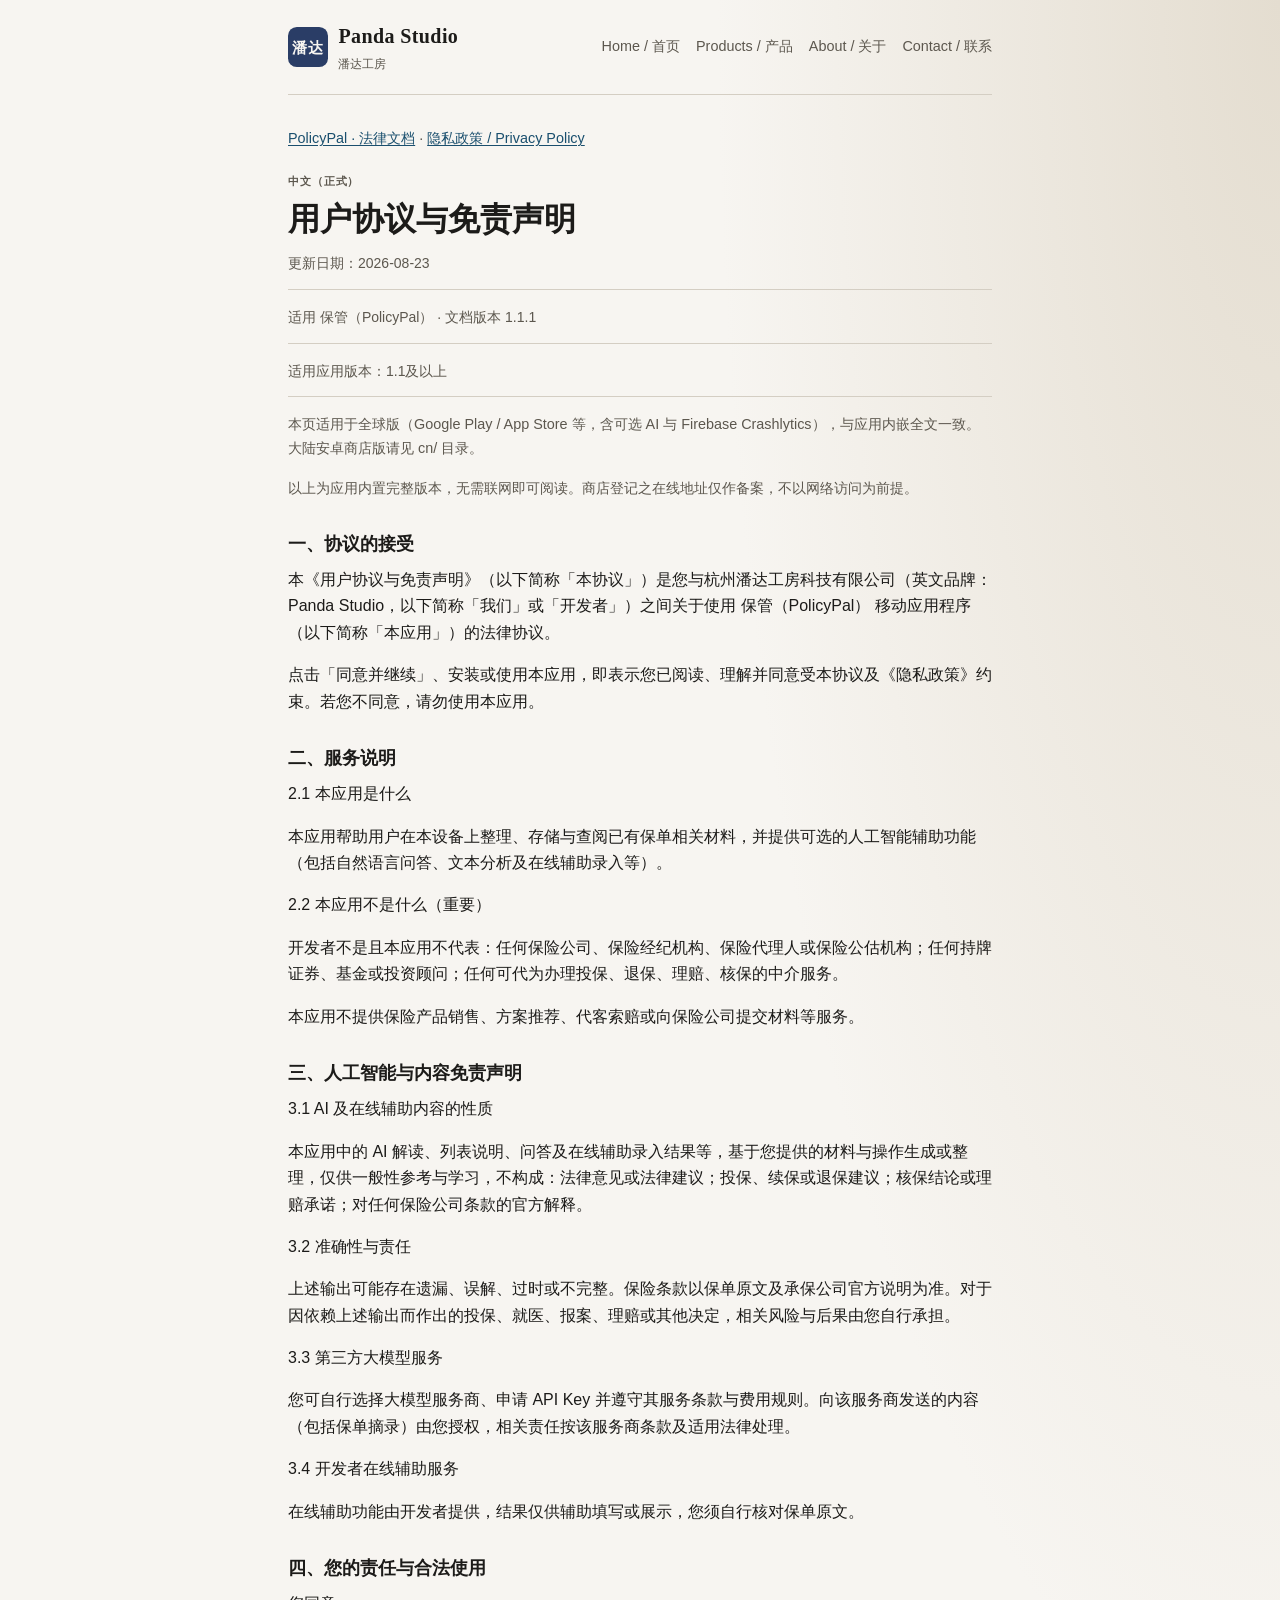
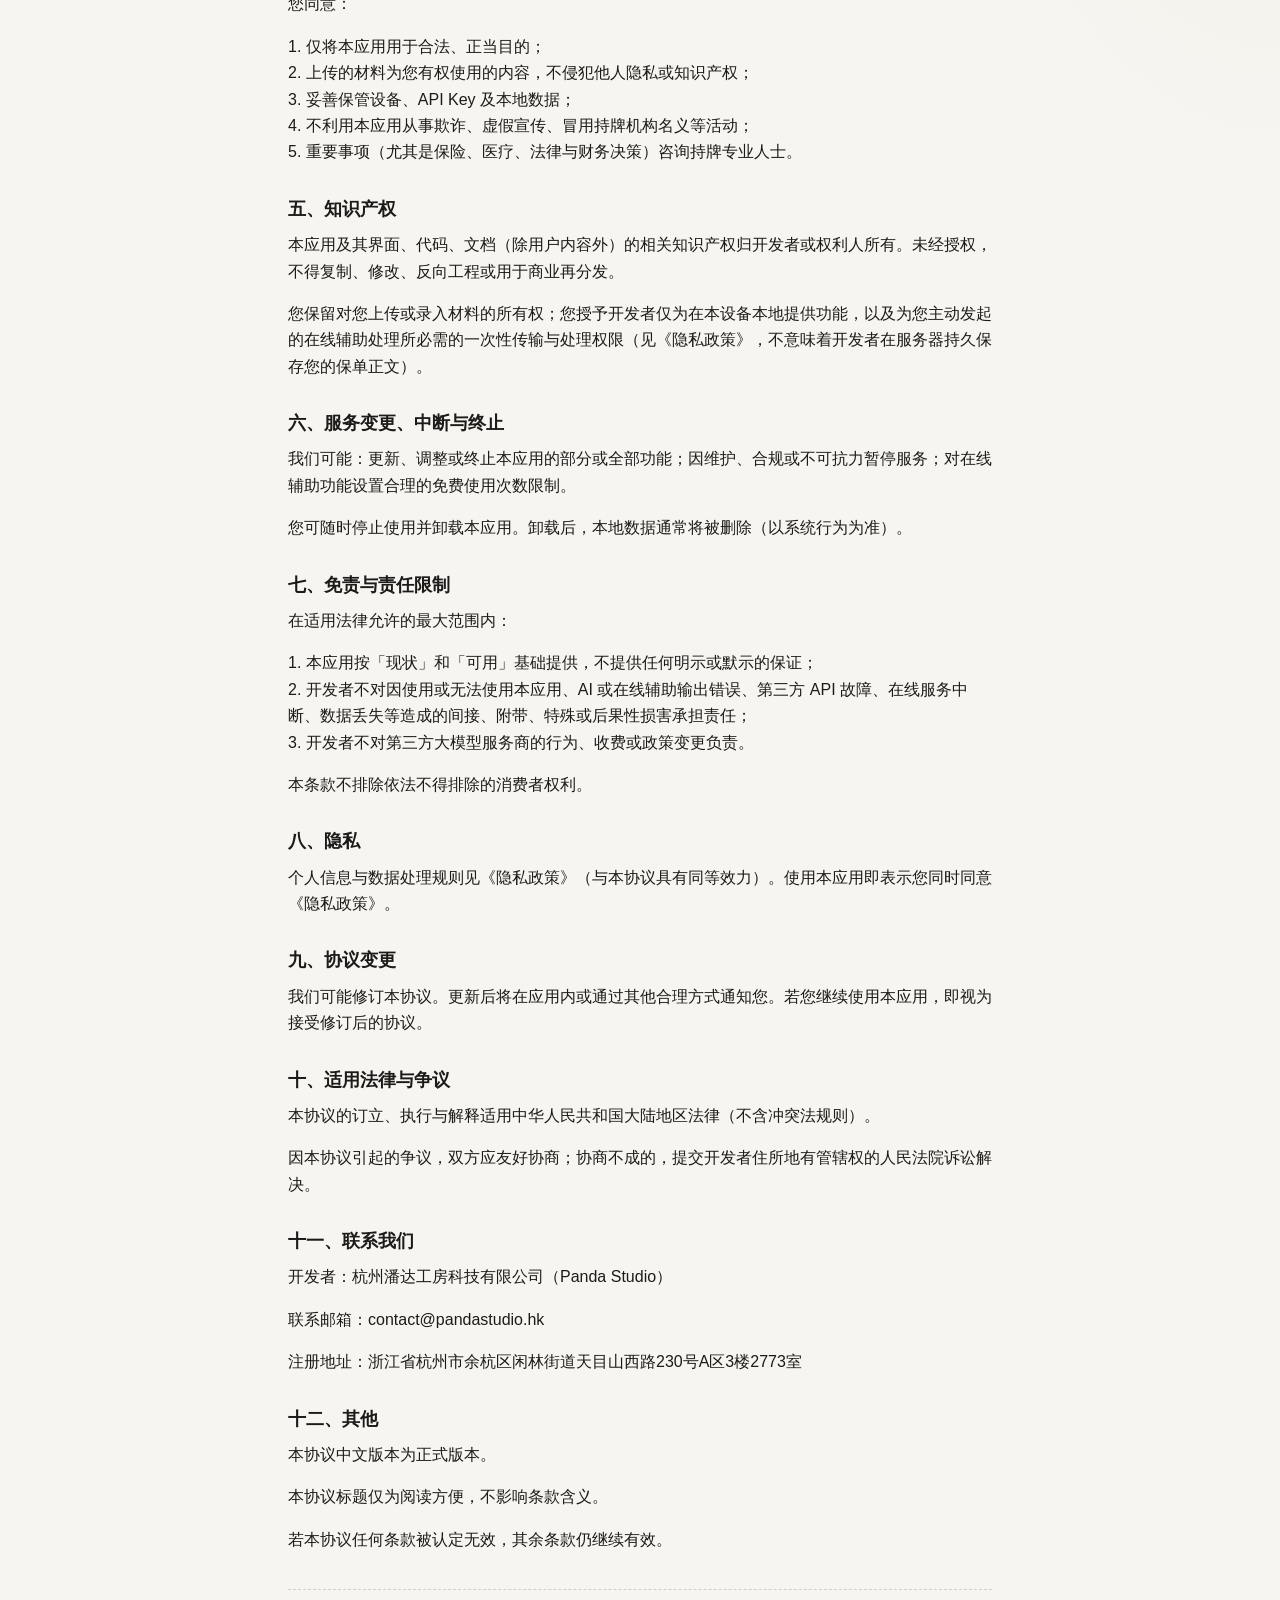
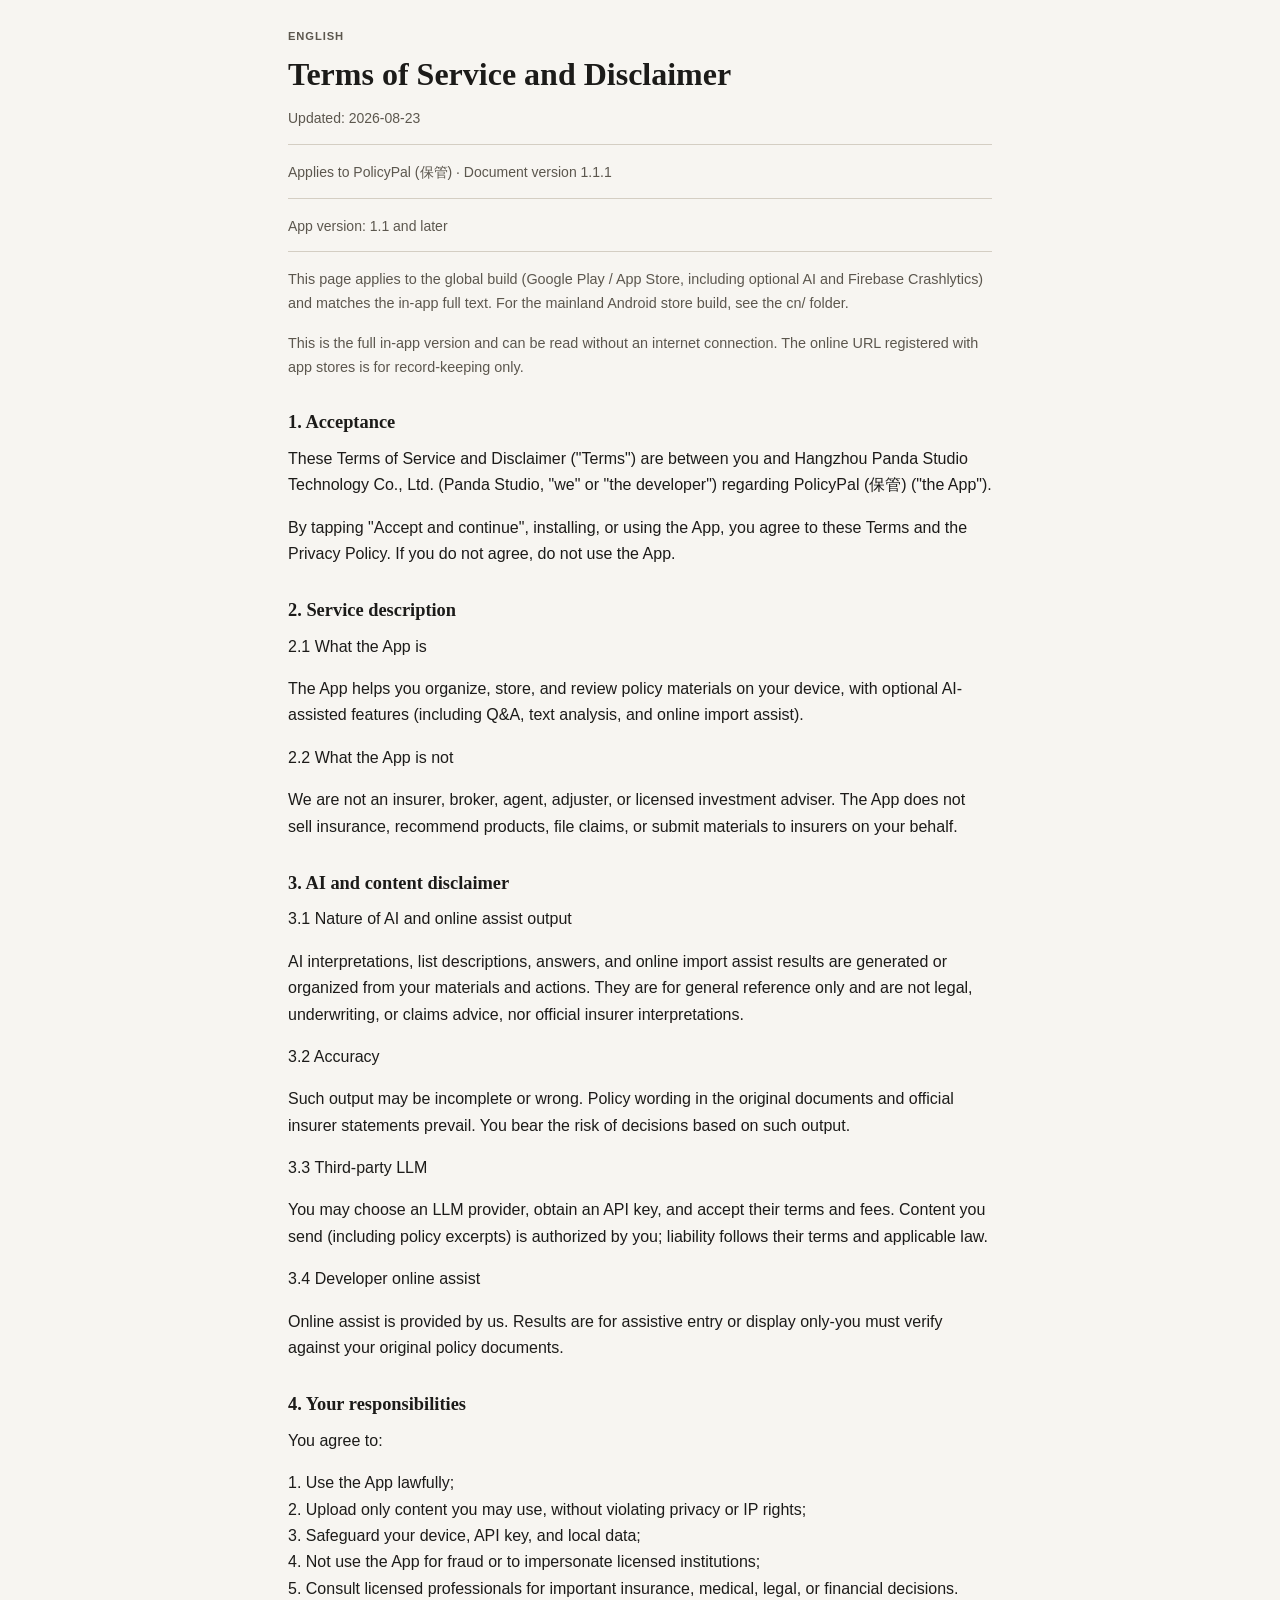
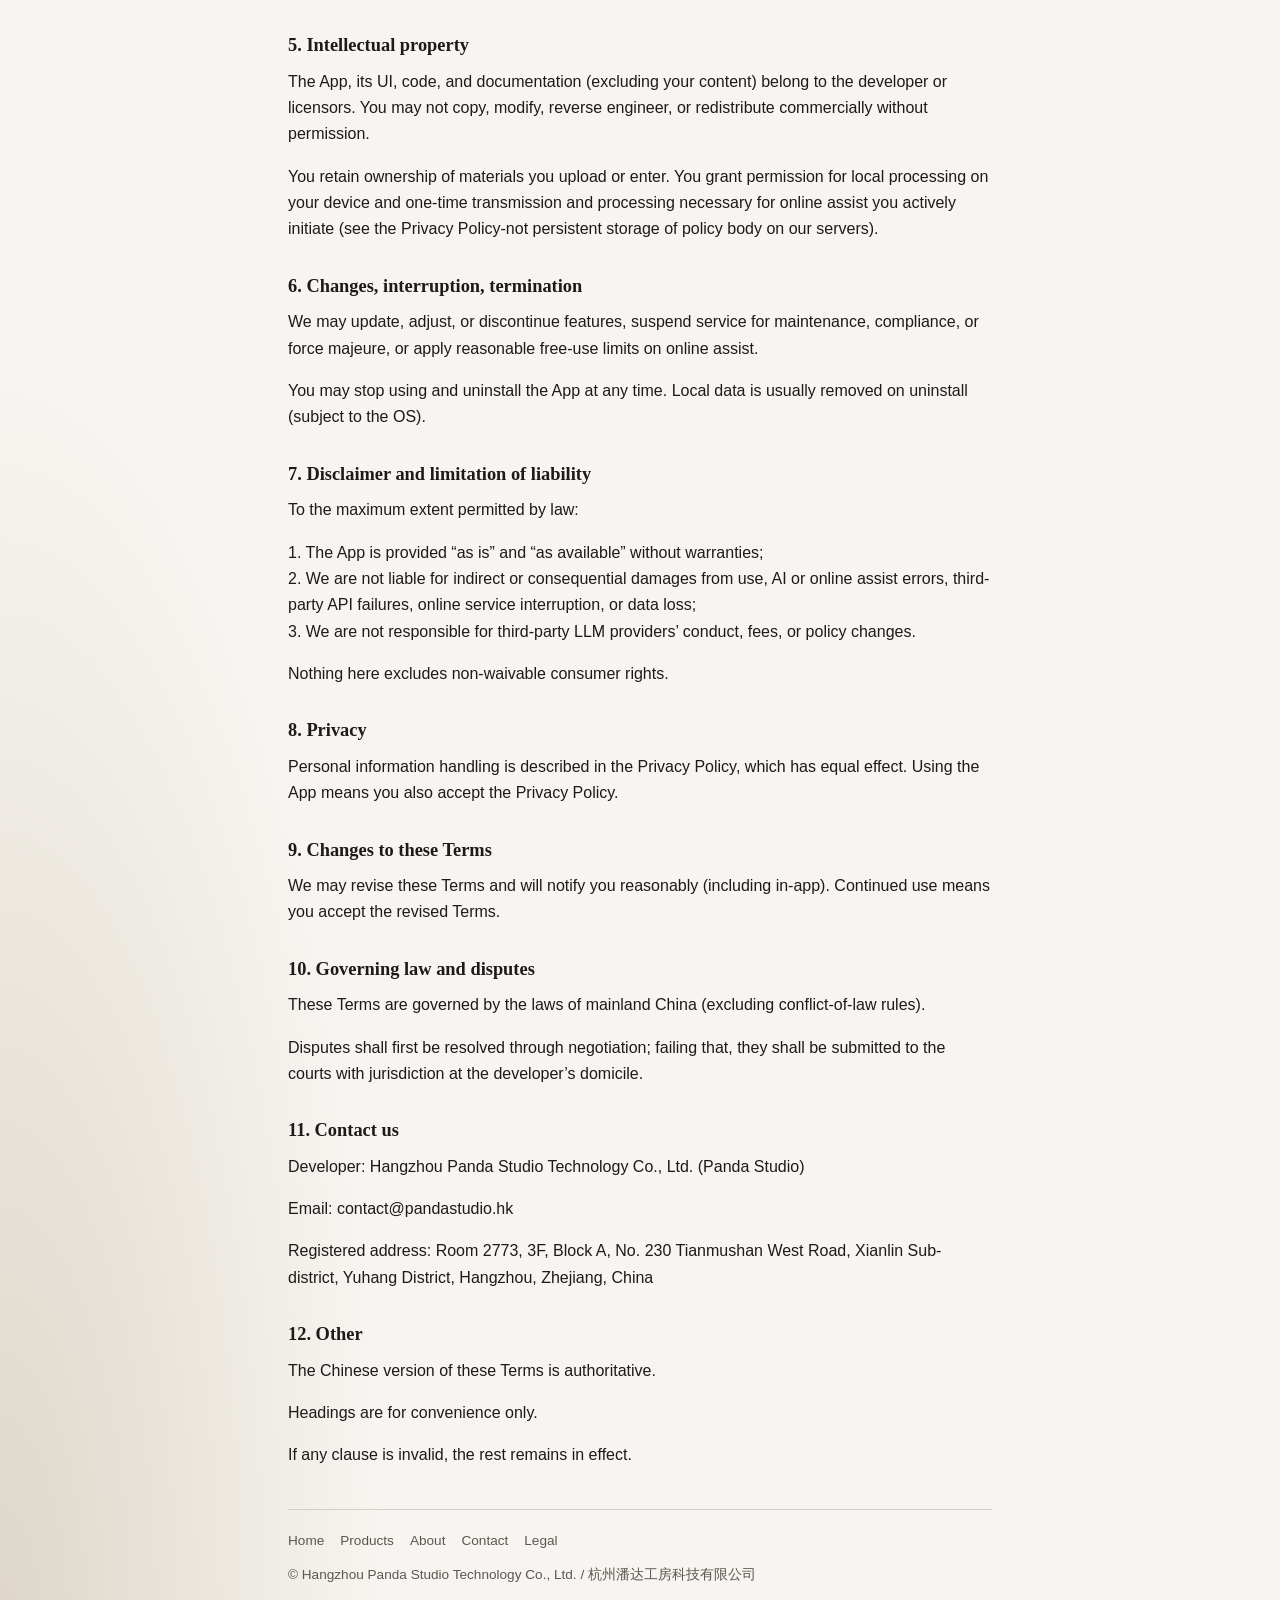
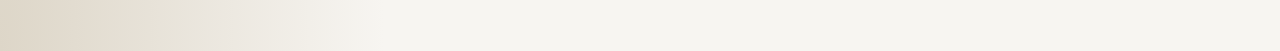
<file: legal/policypal/terms.html>
<!DOCTYPE html>
<html lang="zh-CN">
<head>
  <meta charset="utf-8">
  <meta name="viewport" content="width=device-width, initial-scale=1">
  <title>用户协议与免责声明 · PolicyPal · Panda Studio</title>
  <meta name="description" content="Terms of Service and Disclaimer for PolicyPal by Hangzhou Panda Studio Technology Co., Ltd.">
  <link rel="canonical" href="https://pandastudio.hk/legal/policypal/terms.html">
  <link rel="stylesheet" href="../../assets/site.css">
</head>
<body>
  <div class="wrap legal-doc">
    <header class="site-header">
      <a class="brand" href="/">
        <span class="logo-mark" aria-hidden="true">潘达</span>
        <span class="brand-text">Panda Studio<span>潘达工房</span></span>
      </a>
      <nav class="nav" aria-label="Primary">
        <a href="/">Home / 首页</a>
        <a href="/products/">Products / 产品</a>
        <a href="/about/">About / 关于</a>
        <a href="/contact/">Contact / 联系</a>
      </nav>
    </header>
    <main>
      <p class="muted-note"><a href="./">PolicyPal · 法律文档</a> · <a href="privacy.html">隐私政策 / Privacy Policy</a></p>
      <section class="lang-block" lang="zh-CN">
        <p class="lang-label">中文（正式）</p>
        <h1>用户协议与免责声明</h1>
        <p class="meta">更新日期：2026-08-23</p>
        <p class="meta">适用 保管（PolicyPal） · 文档版本 1.1.1</p>
        <p class="meta">适用应用版本：1.1及以上</p>
        <p class="muted-note">本页适用于全球版（Google Play / App Store 等，含可选 AI 与 Firebase Crashlytics），与应用内嵌全文一致。大陆安卓商店版请见 cn/ 目录。</p>
        <p class="muted-note">以上为应用内置完整版本，无需联网即可阅读。商店登记之在线地址仅作备案，不以网络访问为前提。</p>
        <h2>一、协议的接受</h2>
<p>本《用户协议与免责声明》（以下简称「本协议」）是您与杭州潘达工房科技有限公司（英文品牌：Panda Studio，以下简称「我们」或「开发者」）之间关于使用 保管（PolicyPal） 移动应用程序（以下简称「本应用」）的法律协议。</p>
<p>点击「同意并继续」、安装或使用本应用，即表示您已阅读、理解并同意受本协议及《隐私政策》约束。若您不同意，请勿使用本应用。</p>
<h2>二、服务说明</h2>
<p>2.1 本应用是什么</p>
<p>本应用帮助用户在本设备上整理、存储与查阅已有保单相关材料，并提供可选的人工智能辅助功能（包括自然语言问答、文本分析及在线辅助录入等）。</p>
<p>2.2 本应用不是什么（重要）</p>
<p>开发者不是且本应用不代表：任何保险公司、保险经纪机构、保险代理人或保险公估机构；任何持牌证券、基金或投资顾问；任何可代为办理投保、退保、理赔、核保的中介服务。</p>
<p>本应用不提供保险产品销售、方案推荐、代客索赔或向保险公司提交材料等服务。</p>
<h2>三、人工智能与内容免责声明</h2>
<p>3.1 AI 及在线辅助内容的性质</p>
<p>本应用中的 AI 解读、列表说明、问答及在线辅助录入结果等，基于您提供的材料与操作生成或整理，仅供一般性参考与学习，不构成：法律意见或法律建议；投保、续保或退保建议；核保结论或理赔承诺；对任何保险公司条款的官方解释。</p>
<p>3.2 准确性与责任</p>
<p>上述输出可能存在遗漏、误解、过时或不完整。保险条款以保单原文及承保公司官方说明为准。对于因依赖上述输出而作出的投保、就医、报案、理赔或其他决定，相关风险与后果由您自行承担。</p>
<p>3.3 第三方大模型服务</p>
<p>您可自行选择大模型服务商、申请 API Key 并遵守其服务条款与费用规则。向该服务商发送的内容（包括保单摘录）由您授权，相关责任按该服务商条款及适用法律处理。</p>
<p>3.4 开发者在线辅助服务</p>
<p>在线辅助功能由开发者提供，结果仅供辅助填写或展示，您须自行核对保单原文。</p>
<h2>四、您的责任与合法使用</h2>
<p>您同意：</p>
<p>1. 仅将本应用用于合法、正当目的；<br>2. 上传的材料为您有权使用的内容，不侵犯他人隐私或知识产权；<br>3. 妥善保管设备、API Key 及本地数据；<br>4. 不利用本应用从事欺诈、虚假宣传、冒用持牌机构名义等活动；<br>5. 重要事项（尤其是保险、医疗、法律与财务决策）咨询持牌专业人士。</p>
<h2>五、知识产权</h2>
<p>本应用及其界面、代码、文档（除用户内容外）的相关知识产权归开发者或权利人所有。未经授权，不得复制、修改、反向工程或用于商业再分发。</p>
<p>您保留对您上传或录入材料的所有权；您授予开发者仅为在本设备本地提供功能，以及为您主动发起的在线辅助处理所必需的一次性传输与处理权限（见《隐私政策》，不意味着开发者在服务器持久保存您的保单正文）。</p>
<h2>六、服务变更、中断与终止</h2>
<p>我们可能：更新、调整或终止本应用的部分或全部功能；因维护、合规或不可抗力暂停服务；对在线辅助功能设置合理的免费使用次数限制。</p>
<p>您可随时停止使用并卸载本应用。卸载后，本地数据通常将被删除（以系统行为为准）。</p>
<h2>七、免责与责任限制</h2>
<p>在适用法律允许的最大范围内：</p>
<p>1. 本应用按「现状」和「可用」基础提供，不提供任何明示或默示的保证；<br>2. 开发者不对因使用或无法使用本应用、AI 或在线辅助输出错误、第三方 API 故障、在线服务中断、数据丢失等造成的间接、附带、特殊或后果性损害承担责任；<br>3. 开发者不对第三方大模型服务商的行为、收费或政策变更负责。</p>
<p>本条款不排除依法不得排除的消费者权利。</p>
<h2>八、隐私</h2>
<p>个人信息与数据处理规则见《隐私政策》（与本协议具有同等效力）。使用本应用即表示您同时同意《隐私政策》。</p>
<h2>九、协议变更</h2>
<p>我们可能修订本协议。更新后将在应用内或通过其他合理方式通知您。若您继续使用本应用，即视为接受修订后的协议。</p>
<h2>十、适用法律与争议</h2>
<p>本协议的订立、执行与解释适用中华人民共和国大陆地区法律（不含冲突法规则）。</p>
<p>因本协议引起的争议，双方应友好协商；协商不成的，提交开发者住所地有管辖权的人民法院诉讼解决。</p>
<h2>十一、联系我们</h2>
<p>开发者：杭州潘达工房科技有限公司（Panda Studio）</p>
<p>联系邮箱：contact@pandastudio.hk</p>
<p>注册地址：浙江省杭州市余杭区闲林街道天目山西路230号A区3楼2773室</p>
<h2>十二、其他</h2>
<p>本协议中文版本为正式版本。</p>
<p>本协议标题仅为阅读方便，不影响条款含义。</p>
<p>若本协议任何条款被认定无效，其余条款仍继续有效。</p>
      </section>
      <section class="lang-block" lang="en">
        <p class="lang-label">English</p>
        <h1>Terms of Service and Disclaimer</h1>
        <p class="meta">Updated: 2026-08-23</p>
        <p class="meta">Applies to PolicyPal (保管) · Document version 1.1.1</p>
        <p class="meta">App version: 1.1 and later</p>
        <p class="muted-note">This page applies to the global build (Google Play / App Store, including optional AI and Firebase Crashlytics) and matches the in-app full text. For the mainland Android store build, see the cn/ folder.</p>
        <p class="muted-note">This is the full in-app version and can be read without an internet connection. The online URL registered with app stores is for record-keeping only.</p>
        <h2>1. Acceptance</h2>
<p>These Terms of Service and Disclaimer (&quot;Terms&quot;) are between you and Hangzhou Panda Studio Technology Co., Ltd. (Panda Studio, &quot;we&quot; or &quot;the developer&quot;) regarding PolicyPal (保管) (&quot;the App&quot;).</p>
<p>By tapping &quot;Accept and continue&quot;, installing, or using the App, you agree to these Terms and the Privacy Policy. If you do not agree, do not use the App.</p>
<h2>2. Service description</h2>
<p>2.1 What the App is</p>
<p>The App helps you organize, store, and review policy materials on your device, with optional AI-assisted features (including Q&amp;A, text analysis, and online import assist).</p>
<p>2.2 What the App is not</p>
<p>We are not an insurer, broker, agent, adjuster, or licensed investment adviser. The App does not sell insurance, recommend products, file claims, or submit materials to insurers on your behalf.</p>
<h2>3. AI and content disclaimer</h2>
<p>3.1 Nature of AI and online assist output</p>
<p>AI interpretations, list descriptions, answers, and online import assist results are generated or organized from your materials and actions. They are for general reference only and are not legal, underwriting, or claims advice, nor official insurer interpretations.</p>
<p>3.2 Accuracy</p>
<p>Such output may be incomplete or wrong. Policy wording in the original documents and official insurer statements prevail. You bear the risk of decisions based on such output.</p>
<p>3.3 Third-party LLM</p>
<p>You may choose an LLM provider, obtain an API key, and accept their terms and fees. Content you send (including policy excerpts) is authorized by you; liability follows their terms and applicable law.</p>
<p>3.4 Developer online assist</p>
<p>Online assist is provided by us. Results are for assistive entry or display only-you must verify against your original policy documents.</p>
<h2>4. Your responsibilities</h2>
<p>You agree to:</p>
<p>1. Use the App lawfully;<br>2. Upload only content you may use, without violating privacy or IP rights;<br>3. Safeguard your device, API key, and local data;<br>4. Not use the App for fraud or to impersonate licensed institutions;<br>5. Consult licensed professionals for important insurance, medical, legal, or financial decisions.</p>
<h2>5. Intellectual property</h2>
<p>The App, its UI, code, and documentation (excluding your content) belong to the developer or licensors. You may not copy, modify, reverse engineer, or redistribute commercially without permission.</p>
<p>You retain ownership of materials you upload or enter. You grant permission for local processing on your device and one-time transmission and processing necessary for online assist you actively initiate (see the Privacy Policy-not persistent storage of policy body on our servers).</p>
<h2>6. Changes, interruption, termination</h2>
<p>We may update, adjust, or discontinue features, suspend service for maintenance, compliance, or force majeure, or apply reasonable free-use limits on online assist.</p>
<p>You may stop using and uninstall the App at any time. Local data is usually removed on uninstall (subject to the OS).</p>
<h2>7. Disclaimer and limitation of liability</h2>
<p>To the maximum extent permitted by law:</p>
<p>1. The App is provided “as is” and “as available” without warranties;<br>2. We are not liable for indirect or consequential damages from use, AI or online assist errors, third-party API failures, online service interruption, or data loss;<br>3. We are not responsible for third-party LLM providers’ conduct, fees, or policy changes.</p>
<p>Nothing here excludes non-waivable consumer rights.</p>
<h2>8. Privacy</h2>
<p>Personal information handling is described in the Privacy Policy, which has equal effect. Using the App means you also accept the Privacy Policy.</p>
<h2>9. Changes to these Terms</h2>
<p>We may revise these Terms and will notify you reasonably (including in-app). Continued use means you accept the revised Terms.</p>
<h2>10. Governing law and disputes</h2>
<p>These Terms are governed by the laws of mainland China (excluding conflict-of-law rules).</p>
<p>Disputes shall first be resolved through negotiation; failing that, they shall be submitted to the courts with jurisdiction at the developer’s domicile.</p>
<h2>11. Contact us</h2>
<p>Developer: Hangzhou Panda Studio Technology Co., Ltd. (Panda Studio)</p>
<p>Email: contact@pandastudio.hk</p>
<p>Registered address: Room 2773, 3F, Block A, No. 230 Tianmushan West Road, Xianlin Sub-district, Yuhang District, Hangzhou, Zhejiang, China</p>
<h2>12. Other</h2>
<p>The Chinese version of these Terms is authoritative.</p>
<p>Headings are for convenience only.</p>
<p>If any clause is invalid, the rest remains in effect.</p>
      </section>
    </main>
    <footer class="site-footer">
      <nav aria-label="Footer">
        <a href="/">Home</a>
        <a href="/products/">Products</a>
        <a href="/about/">About</a>
        <a href="/contact/">Contact</a>
        <a href="/legal/">Legal</a>
      </nav>
      <p>© Hangzhou Panda Studio Technology Co., Ltd. / 杭州潘达工房科技有限公司</p>
    </footer>
  </div>
</body>
</html>
</file>
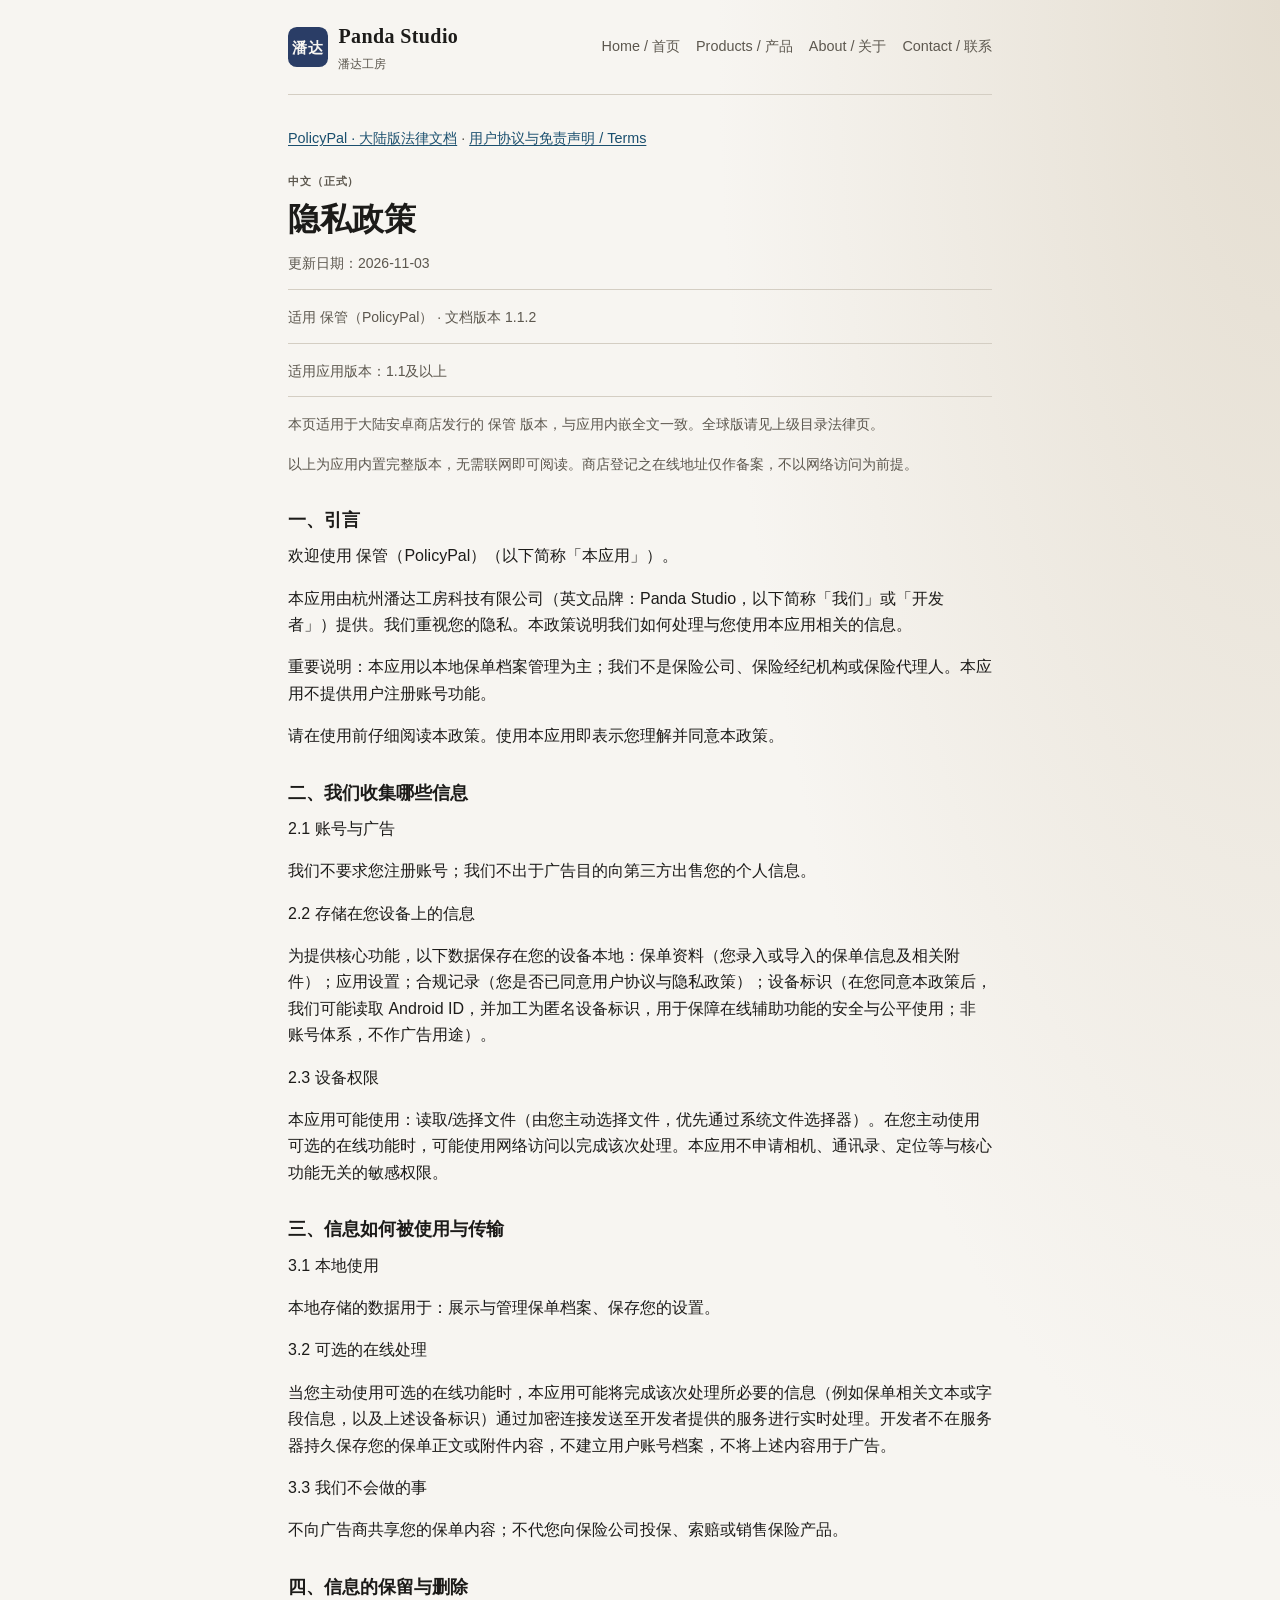
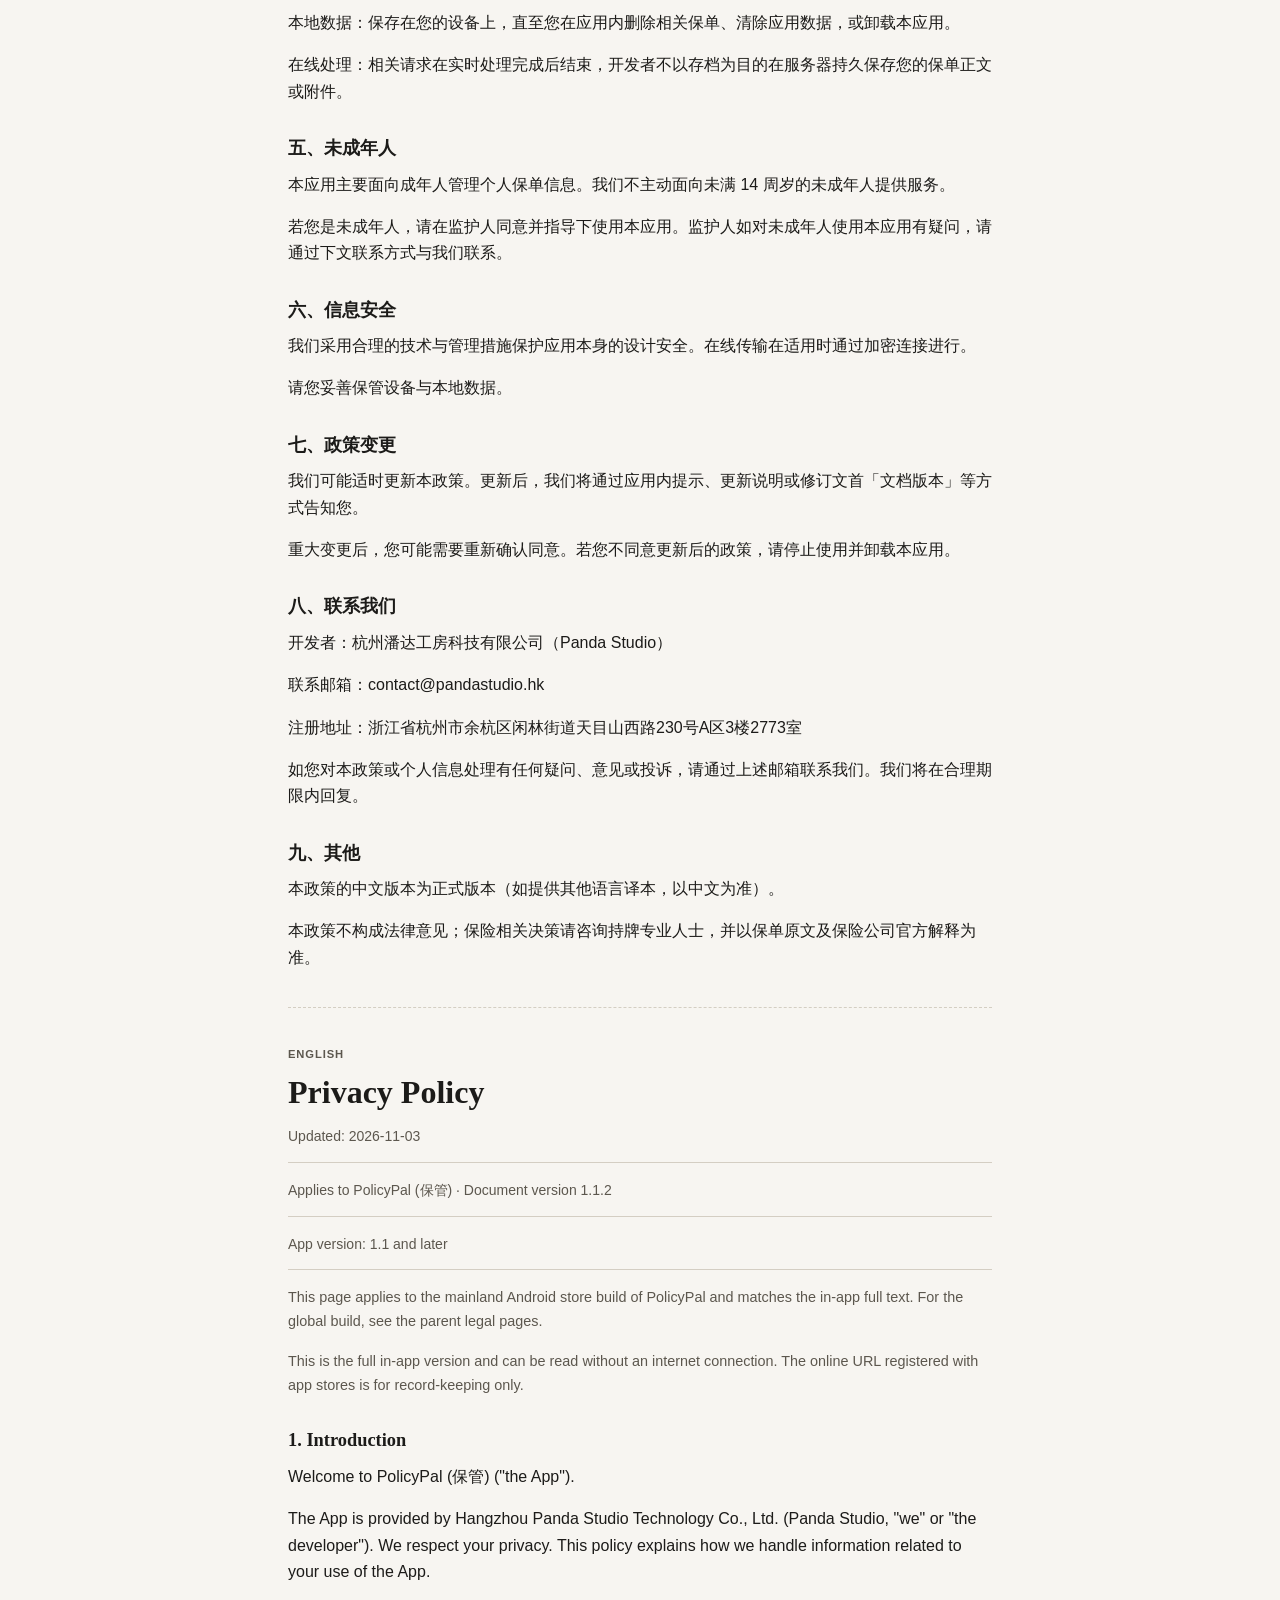
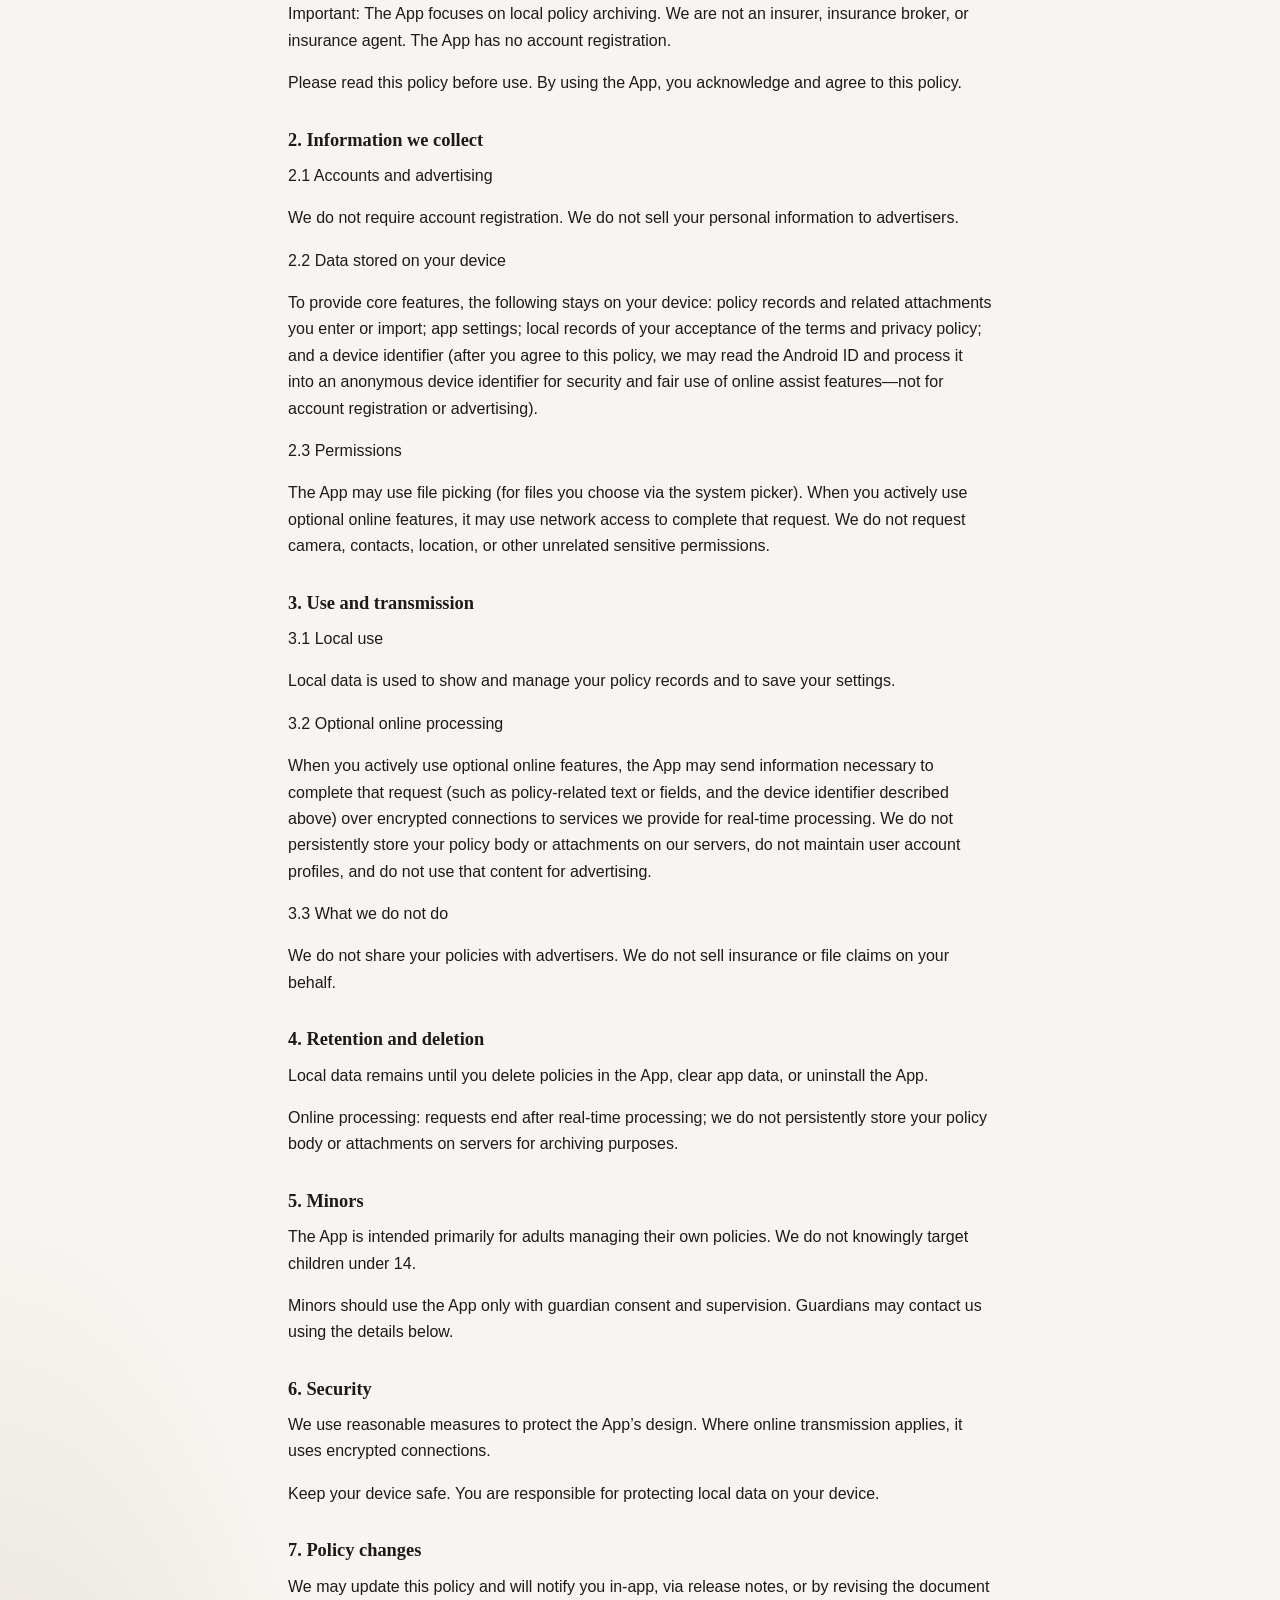
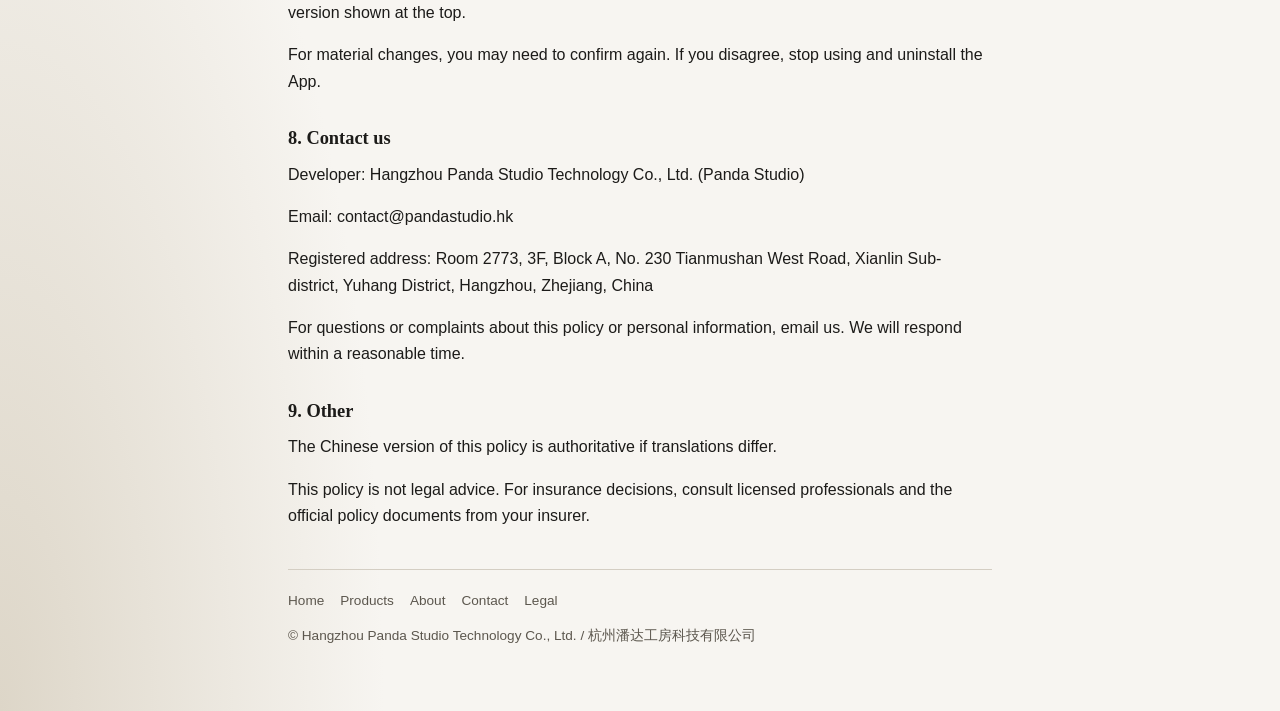
<file: legal/policypal/cn/privacy.html>
<!DOCTYPE html>
<html lang="zh-CN">
<head>
  <meta charset="utf-8">
  <meta name="viewport" content="width=device-width, initial-scale=1">
  <title>隐私政策 · PolicyPal · Panda Studio</title>
  <meta name="description" content="Privacy Policy for PolicyPal by Hangzhou Panda Studio Technology Co., Ltd.">
  <link rel="canonical" href="https://pandastudio.hk/legal/policypal/cn/privacy.html">
  <link rel="stylesheet" href="../../../assets/site.css">
</head>
<body>
  <div class="wrap legal-doc">
    <header class="site-header">
      <a class="brand" href="/">
        <span class="logo-mark" aria-hidden="true">潘达</span>
        <span class="brand-text">Panda Studio<span>潘达工房</span></span>
      </a>
      <nav class="nav" aria-label="Primary">
        <a href="/">Home / 首页</a>
        <a href="/products/">Products / 产品</a>
        <a href="/about/">About / 关于</a>
        <a href="/contact/">Contact / 联系</a>
      </nav>
    </header>
    <main>
      <p class="muted-note"><a href="./">PolicyPal · 大陆版法律文档</a> · <a href="terms.html">用户协议与免责声明 / Terms</a></p>
      <section class="lang-block" lang="zh-CN">
        <p class="lang-label">中文（正式）</p>
        <h1>隐私政策</h1>
        <p class="meta">更新日期：2026-11-03</p>
        <p class="meta">适用 保管（PolicyPal） · 文档版本 1.1.2</p>
        <p class="meta">适用应用版本：1.1及以上</p>
        <p class="muted-note">本页适用于大陆安卓商店发行的 保管 版本，与应用内嵌全文一致。全球版请见上级目录法律页。</p>
        <p class="muted-note">以上为应用内置完整版本，无需联网即可阅读。商店登记之在线地址仅作备案，不以网络访问为前提。</p>
        <h2>一、引言</h2>
<p>欢迎使用 保管（PolicyPal）（以下简称「本应用」）。</p>
<p>本应用由杭州潘达工房科技有限公司（英文品牌：Panda Studio，以下简称「我们」或「开发者」）提供。我们重视您的隐私。本政策说明我们如何处理与您使用本应用相关的信息。</p>
<p>重要说明：本应用以本地保单档案管理为主；我们不是保险公司、保险经纪机构或保险代理人。本应用不提供用户注册账号功能。</p>
<p>请在使用前仔细阅读本政策。使用本应用即表示您理解并同意本政策。</p>
<h2>二、我们收集哪些信息</h2>
<p>2.1 账号与广告</p>
<p>我们不要求您注册账号；我们不出于广告目的向第三方出售您的个人信息。</p>
<p>2.2 存储在您设备上的信息</p>
<p>为提供核心功能，以下数据保存在您的设备本地：保单资料（您录入或导入的保单信息及相关附件）；应用设置；合规记录（您是否已同意用户协议与隐私政策）；设备标识（在您同意本政策后，我们可能读取 Android ID，并加工为匿名设备标识，用于保障在线辅助功能的安全与公平使用；非账号体系，不作广告用途）。</p>
<p>2.3 设备权限</p>
<p>本应用可能使用：读取/选择文件（由您主动选择文件，优先通过系统文件选择器）。在您主动使用可选的在线功能时，可能使用网络访问以完成该次处理。本应用不申请相机、通讯录、定位等与核心功能无关的敏感权限。</p>
<h2>三、信息如何被使用与传输</h2>
<p>3.1 本地使用</p>
<p>本地存储的数据用于：展示与管理保单档案、保存您的设置。</p>
<p>3.2 可选的在线处理</p>
<p>当您主动使用可选的在线功能时，本应用可能将完成该次处理所必要的信息（例如保单相关文本或字段信息，以及上述设备标识）通过加密连接发送至开发者提供的服务进行实时处理。开发者不在服务器持久保存您的保单正文或附件内容，不建立用户账号档案，不将上述内容用于广告。</p>
<p>3.3 我们不会做的事</p>
<p>不向广告商共享您的保单内容；不代您向保险公司投保、索赔或销售保险产品。</p>
<h2>四、信息的保留与删除</h2>
<p>本地数据：保存在您的设备上，直至您在应用内删除相关保单、清除应用数据，或卸载本应用。</p>
<p>在线处理：相关请求在实时处理完成后结束，开发者不以存档为目的在服务器持久保存您的保单正文或附件。</p>
<h2>五、未成年人</h2>
<p>本应用主要面向成年人管理个人保单信息。我们不主动面向未满 14 周岁的未成年人提供服务。</p>
<p>若您是未成年人，请在监护人同意并指导下使用本应用。监护人如对未成年人使用本应用有疑问，请通过下文联系方式与我们联系。</p>
<h2>六、信息安全</h2>
<p>我们采用合理的技术与管理措施保护应用本身的设计安全。在线传输在适用时通过加密连接进行。</p>
<p>请您妥善保管设备与本地数据。</p>
<h2>七、政策变更</h2>
<p>我们可能适时更新本政策。更新后，我们将通过应用内提示、更新说明或修订文首「文档版本」等方式告知您。</p>
<p>重大变更后，您可能需要重新确认同意。若您不同意更新后的政策，请停止使用并卸载本应用。</p>
<h2>八、联系我们</h2>
<p>开发者：杭州潘达工房科技有限公司（Panda Studio）</p>
<p>联系邮箱：contact@pandastudio.hk</p>
<p>注册地址：浙江省杭州市余杭区闲林街道天目山西路230号A区3楼2773室</p>
<p>如您对本政策或个人信息处理有任何疑问、意见或投诉，请通过上述邮箱联系我们。我们将在合理期限内回复。</p>
<h2>九、其他</h2>
<p>本政策的中文版本为正式版本（如提供其他语言译本，以中文为准）。</p>
<p>本政策不构成法律意见；保险相关决策请咨询持牌专业人士，并以保单原文及保险公司官方解释为准。</p>
      </section>
      <section class="lang-block" lang="en">
        <p class="lang-label">English</p>
        <h1>Privacy Policy</h1>
        <p class="meta">Updated: 2026-11-03</p>
        <p class="meta">Applies to PolicyPal (保管) · Document version 1.1.2</p>
        <p class="meta">App version: 1.1 and later</p>
        <p class="muted-note">This page applies to the mainland Android store build of PolicyPal and matches the in-app full text. For the global build, see the parent legal pages.</p>
        <p class="muted-note">This is the full in-app version and can be read without an internet connection. The online URL registered with app stores is for record-keeping only.</p>
        <h2>1. Introduction</h2>
<p>Welcome to PolicyPal (保管) (&quot;the App&quot;).</p>
<p>The App is provided by Hangzhou Panda Studio Technology Co., Ltd. (Panda Studio, &quot;we&quot; or &quot;the developer&quot;). We respect your privacy. This policy explains how we handle information related to your use of the App.</p>
<p>Important: The App focuses on local policy archiving. We are not an insurer, insurance broker, or insurance agent. The App has no account registration.</p>
<p>Please read this policy before use. By using the App, you acknowledge and agree to this policy.</p>
<h2>2. Information we collect</h2>
<p>2.1 Accounts and advertising</p>
<p>We do not require account registration. We do not sell your personal information to advertisers.</p>
<p>2.2 Data stored on your device</p>
<p>To provide core features, the following stays on your device: policy records and related attachments you enter or import; app settings; local records of your acceptance of the terms and privacy policy; and a device identifier (after you agree to this policy, we may read the Android ID and process it into an anonymous device identifier for security and fair use of online assist features—not for account registration or advertising).</p>
<p>2.3 Permissions</p>
<p>The App may use file picking (for files you choose via the system picker). When you actively use optional online features, it may use network access to complete that request. We do not request camera, contacts, location, or other unrelated sensitive permissions.</p>
<h2>3. Use and transmission</h2>
<p>3.1 Local use</p>
<p>Local data is used to show and manage your policy records and to save your settings.</p>
<p>3.2 Optional online processing</p>
<p>When you actively use optional online features, the App may send information necessary to complete that request (such as policy-related text or fields, and the device identifier described above) over encrypted connections to services we provide for real-time processing. We do not persistently store your policy body or attachments on our servers, do not maintain user account profiles, and do not use that content for advertising.</p>
<p>3.3 What we do not do</p>
<p>We do not share your policies with advertisers. We do not sell insurance or file claims on your behalf.</p>
<h2>4. Retention and deletion</h2>
<p>Local data remains until you delete policies in the App, clear app data, or uninstall the App.</p>
<p>Online processing: requests end after real-time processing; we do not persistently store your policy body or attachments on servers for archiving purposes.</p>
<h2>5. Minors</h2>
<p>The App is intended primarily for adults managing their own policies. We do not knowingly target children under 14.</p>
<p>Minors should use the App only with guardian consent and supervision. Guardians may contact us using the details below.</p>
<h2>6. Security</h2>
<p>We use reasonable measures to protect the App’s design. Where online transmission applies, it uses encrypted connections.</p>
<p>Keep your device safe. You are responsible for protecting local data on your device.</p>
<h2>7. Policy changes</h2>
<p>We may update this policy and will notify you in-app, via release notes, or by revising the document version shown at the top.</p>
<p>For material changes, you may need to confirm again. If you disagree, stop using and uninstall the App.</p>
<h2>8. Contact us</h2>
<p>Developer: Hangzhou Panda Studio Technology Co., Ltd. (Panda Studio)</p>
<p>Email: contact@pandastudio.hk</p>
<p>Registered address: Room 2773, 3F, Block A, No. 230 Tianmushan West Road, Xianlin Sub-district, Yuhang District, Hangzhou, Zhejiang, China</p>
<p>For questions or complaints about this policy or personal information, email us. We will respond within a reasonable time.</p>
<h2>9. Other</h2>
<p>The Chinese version of this policy is authoritative if translations differ.</p>
<p>This policy is not legal advice. For insurance decisions, consult licensed professionals and the official policy documents from your insurer.</p>
      </section>
    </main>
    <footer class="site-footer">
      <nav aria-label="Footer">
        <a href="/">Home</a>
        <a href="/products/">Products</a>
        <a href="/about/">About</a>
        <a href="/contact/">Contact</a>
        <a href="/legal/">Legal</a>
      </nav>
      <p>© Hangzhou Panda Studio Technology Co., Ltd. / 杭州潘达工房科技有限公司</p>
    </footer>
  </div>
</body>
</html>
</file>
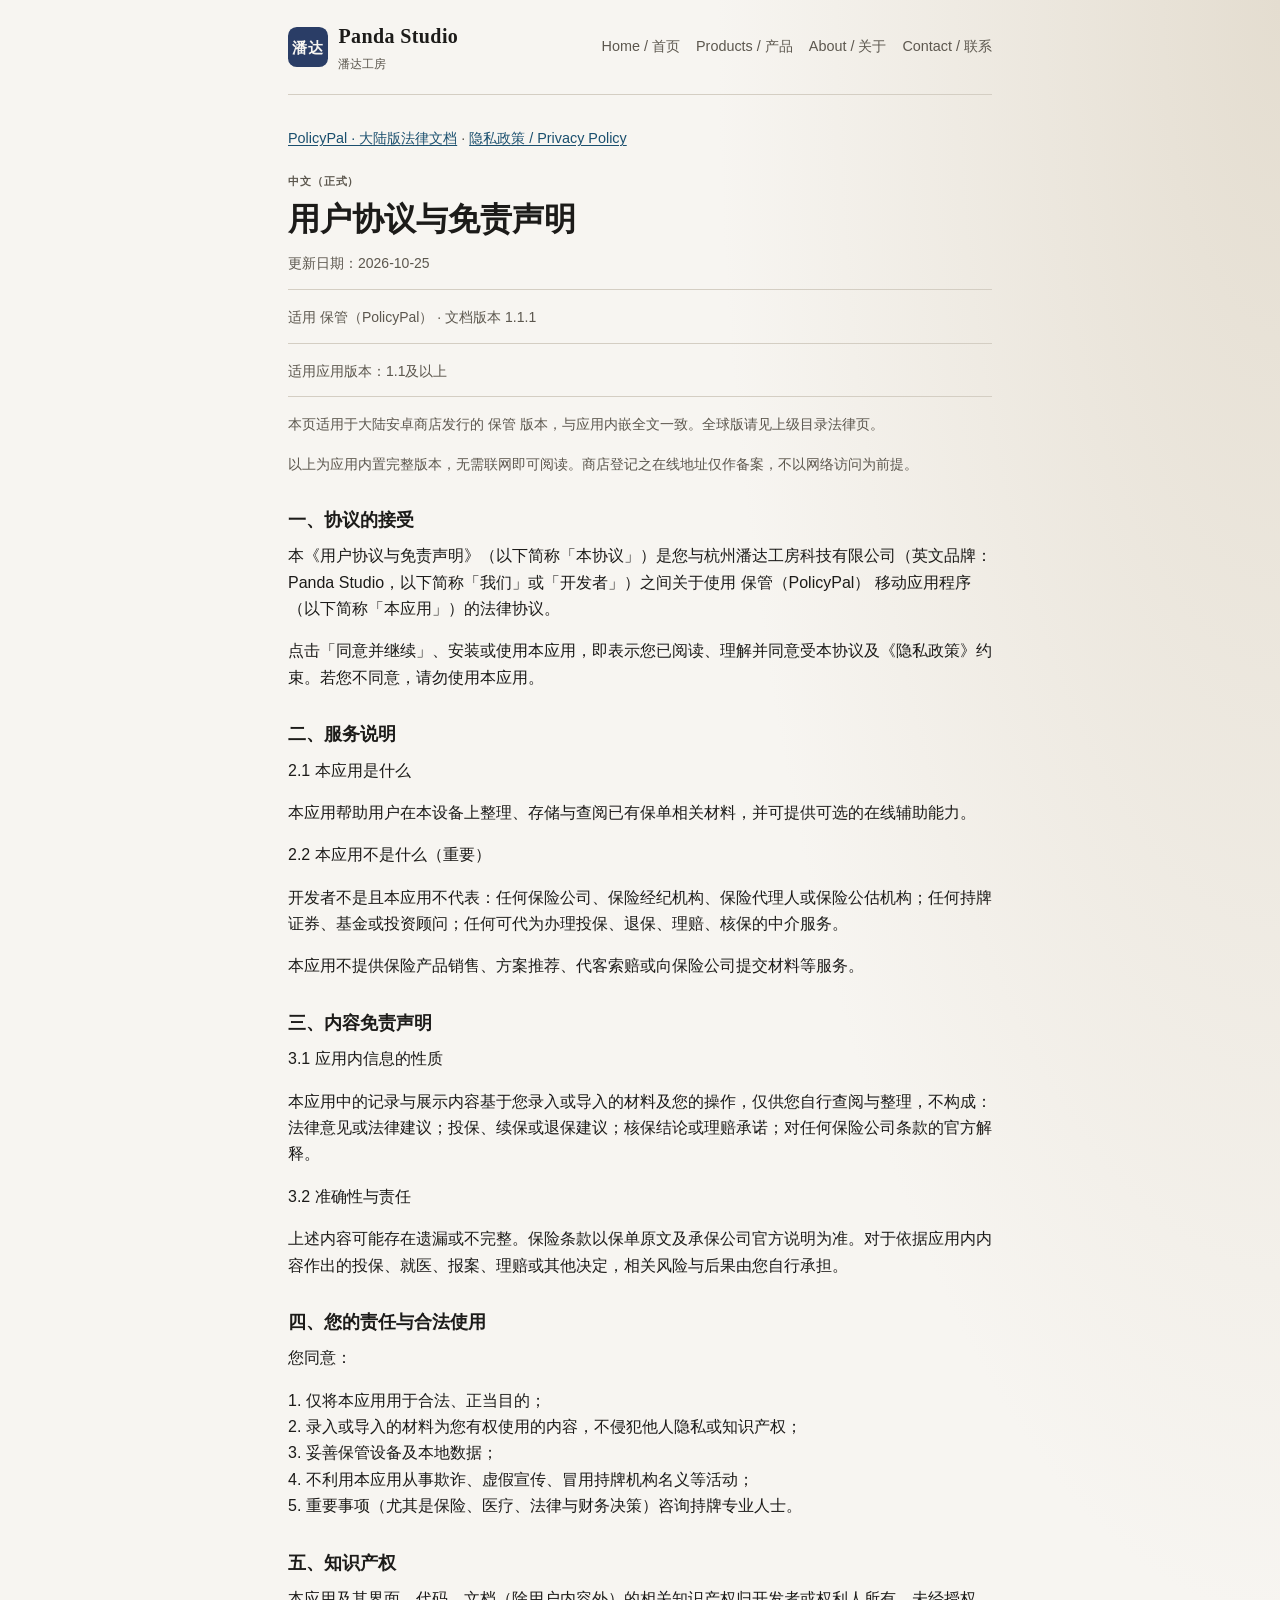
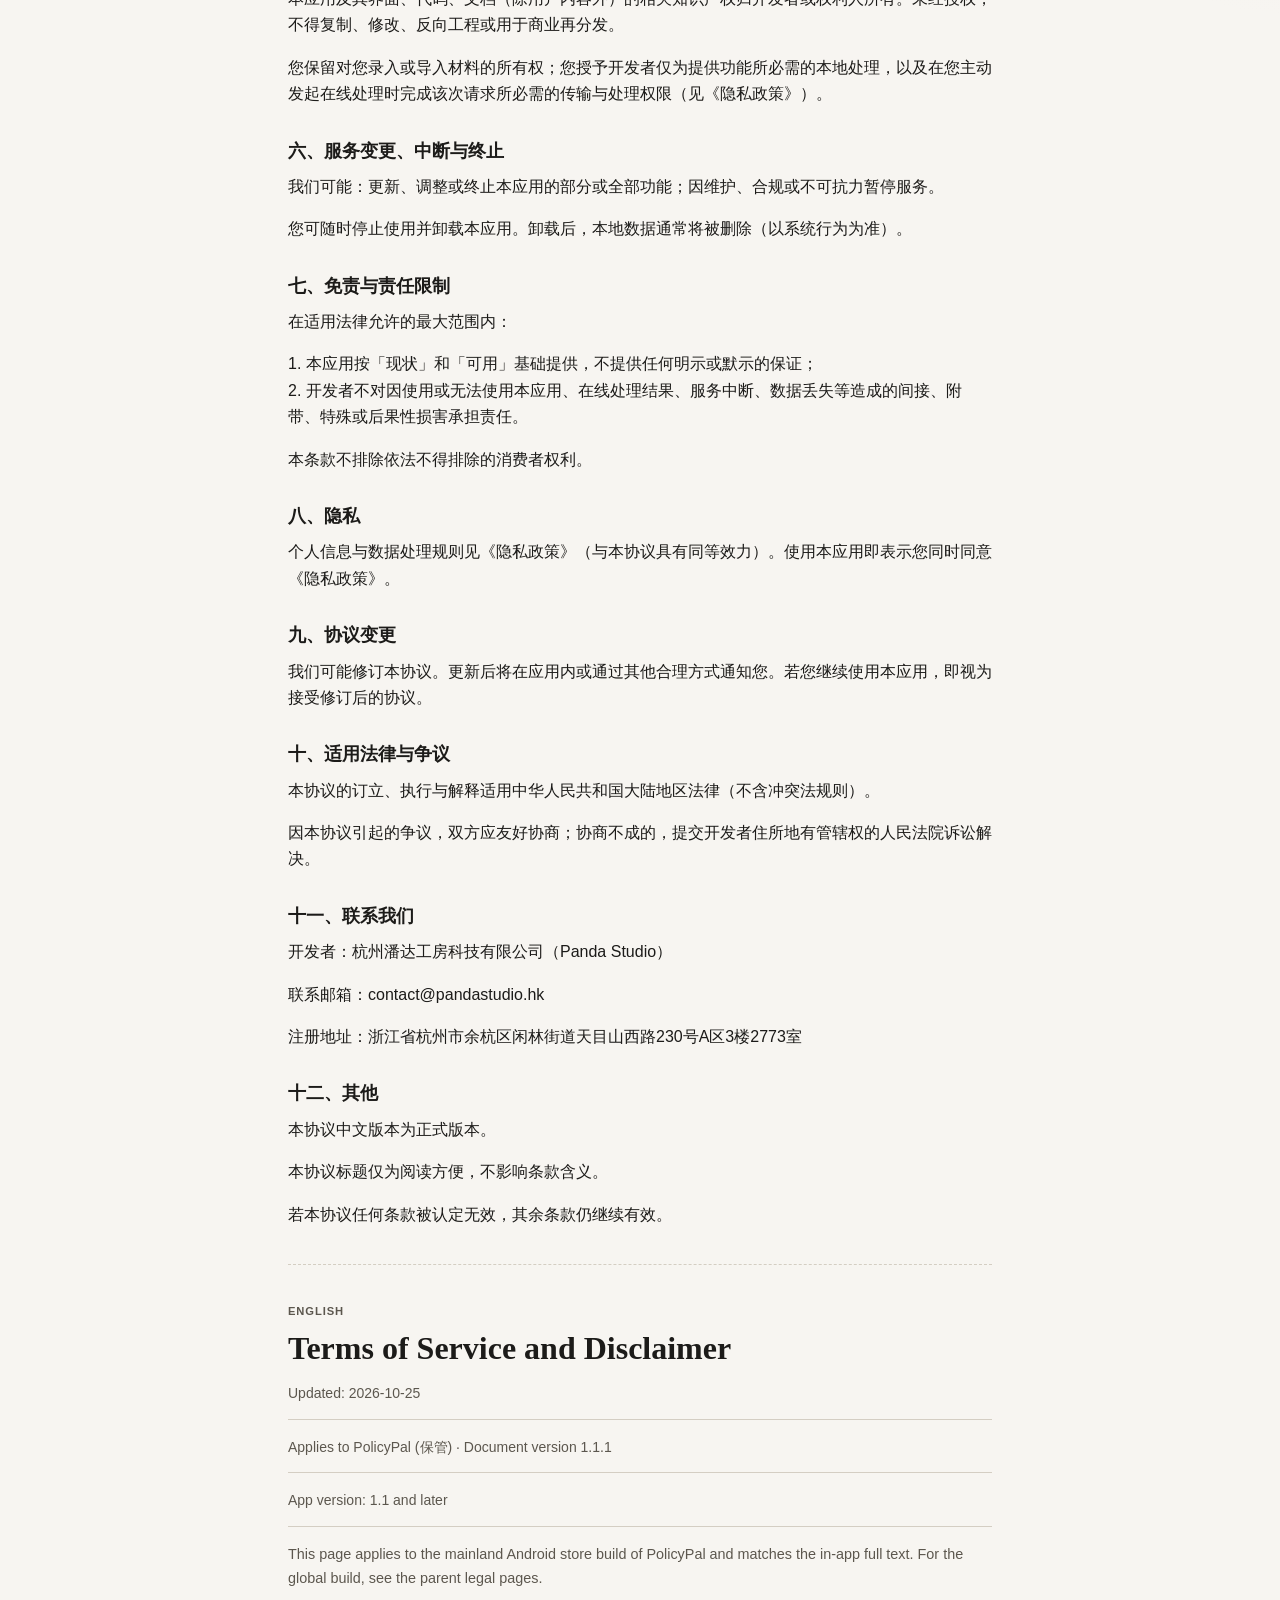
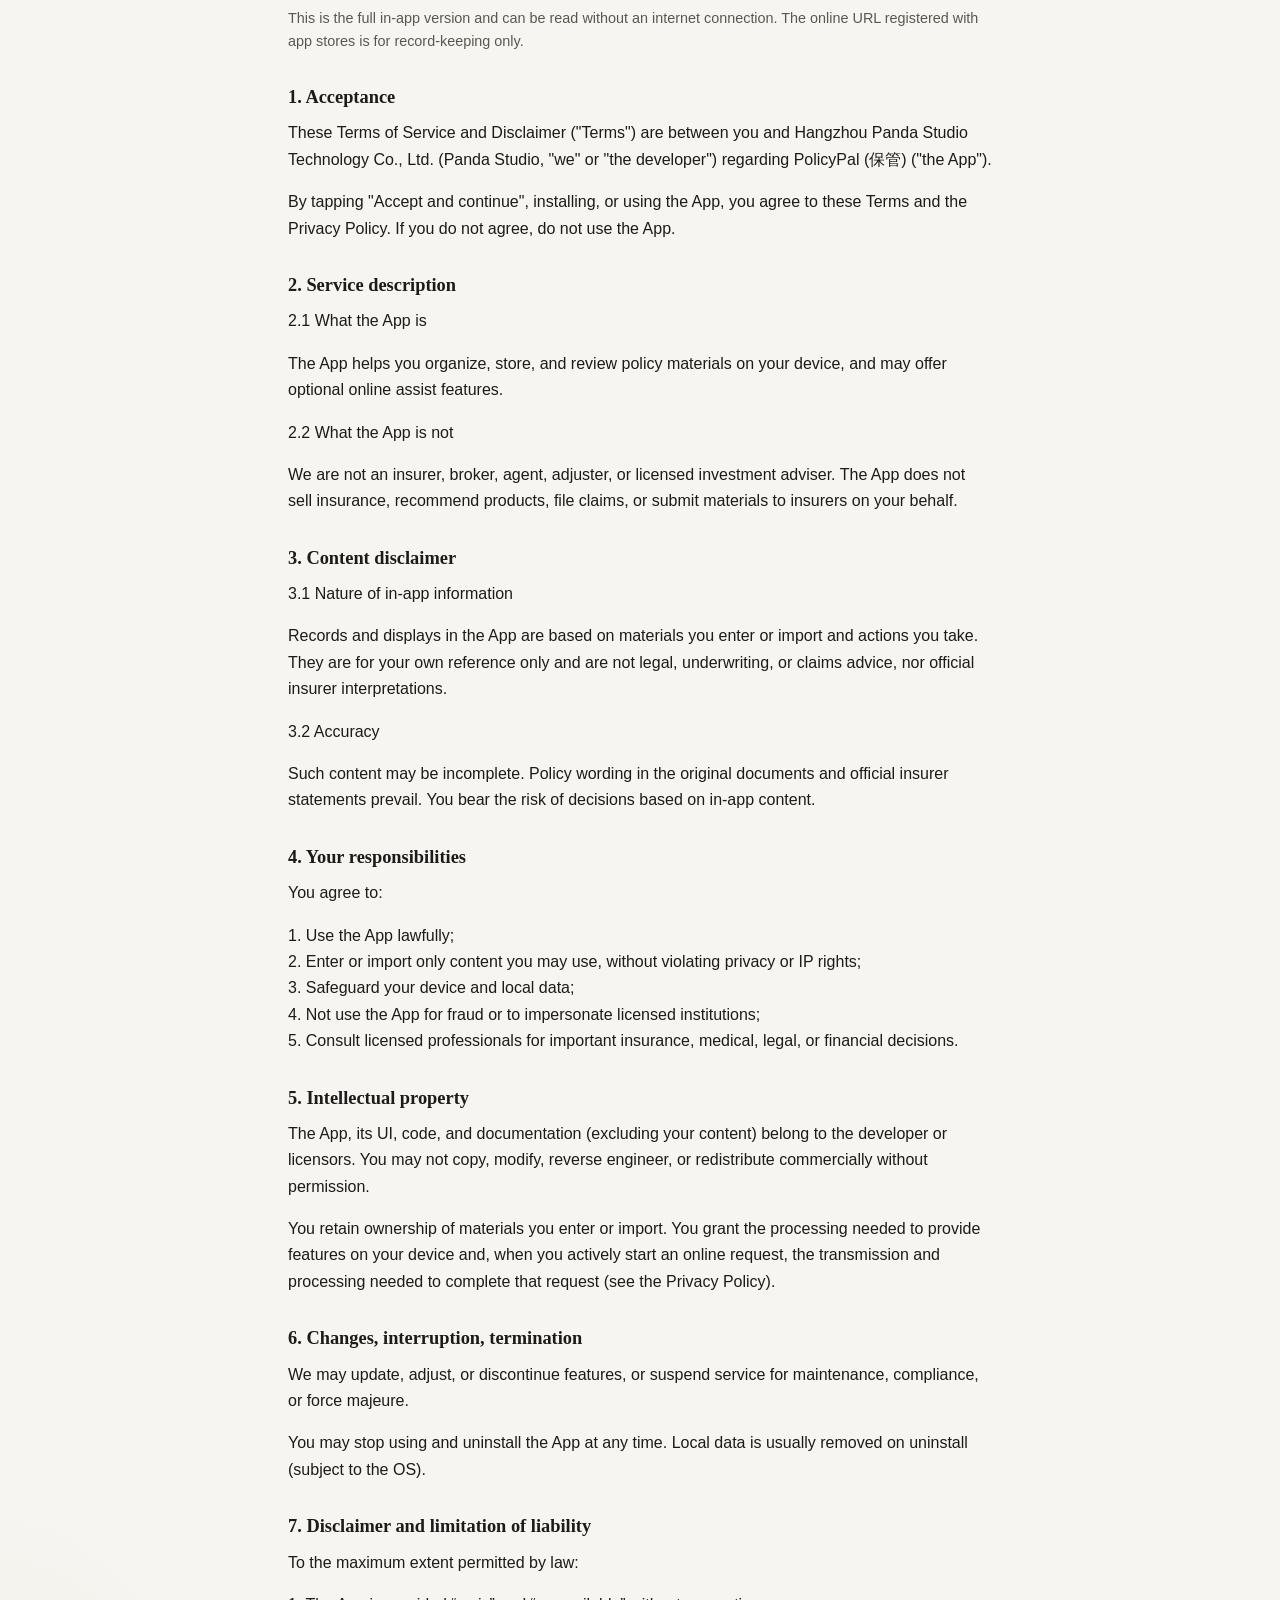
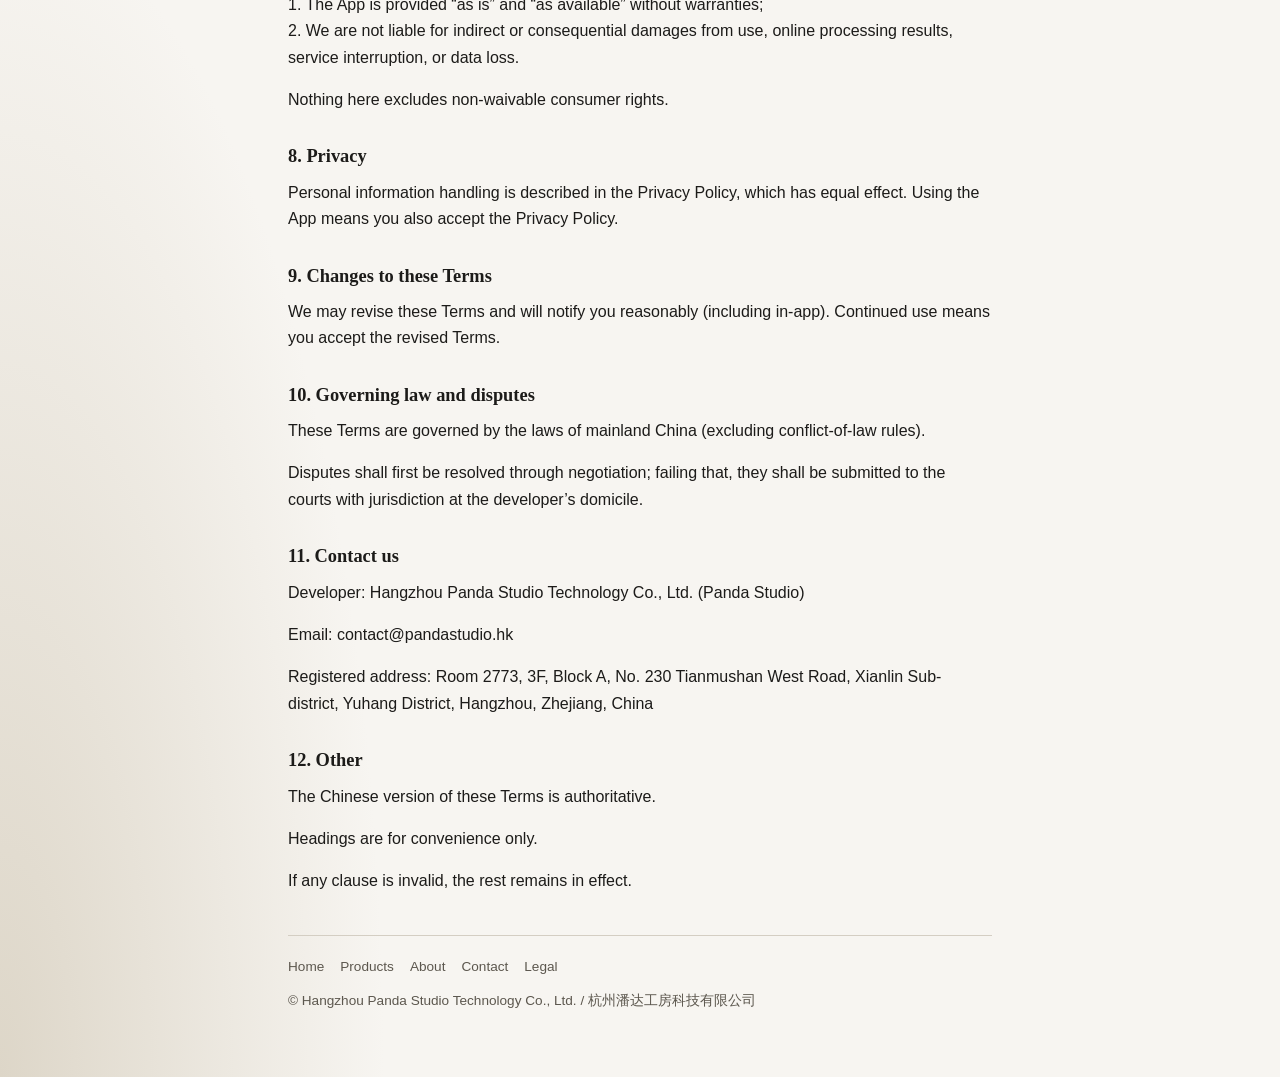
<file: legal/policypal/cn/terms.html>
<!DOCTYPE html>
<html lang="zh-CN">
<head>
  <meta charset="utf-8">
  <meta name="viewport" content="width=device-width, initial-scale=1">
  <title>用户协议与免责声明 · PolicyPal · Panda Studio</title>
  <meta name="description" content="Terms of Service and Disclaimer for PolicyPal by Hangzhou Panda Studio Technology Co., Ltd.">
  <link rel="canonical" href="https://pandastudio.hk/legal/policypal/cn/terms.html">
  <link rel="stylesheet" href="../../../assets/site.css">
</head>
<body>
  <div class="wrap legal-doc">
    <header class="site-header">
      <a class="brand" href="/">
        <span class="logo-mark" aria-hidden="true">潘达</span>
        <span class="brand-text">Panda Studio<span>潘达工房</span></span>
      </a>
      <nav class="nav" aria-label="Primary">
        <a href="/">Home / 首页</a>
        <a href="/products/">Products / 产品</a>
        <a href="/about/">About / 关于</a>
        <a href="/contact/">Contact / 联系</a>
      </nav>
    </header>
    <main>
      <p class="muted-note"><a href="./">PolicyPal · 大陆版法律文档</a> · <a href="privacy.html">隐私政策 / Privacy Policy</a></p>
      <section class="lang-block" lang="zh-CN">
        <p class="lang-label">中文（正式）</p>
        <h1>用户协议与免责声明</h1>
        <p class="meta">更新日期：2026-10-25</p>
        <p class="meta">适用 保管（PolicyPal） · 文档版本 1.1.1</p>
        <p class="meta">适用应用版本：1.1及以上</p>
        <p class="muted-note">本页适用于大陆安卓商店发行的 保管 版本，与应用内嵌全文一致。全球版请见上级目录法律页。</p>
        <p class="muted-note">以上为应用内置完整版本，无需联网即可阅读。商店登记之在线地址仅作备案，不以网络访问为前提。</p>
        <h2>一、协议的接受</h2>
<p>本《用户协议与免责声明》（以下简称「本协议」）是您与杭州潘达工房科技有限公司（英文品牌：Panda Studio，以下简称「我们」或「开发者」）之间关于使用 保管（PolicyPal） 移动应用程序（以下简称「本应用」）的法律协议。</p>
<p>点击「同意并继续」、安装或使用本应用，即表示您已阅读、理解并同意受本协议及《隐私政策》约束。若您不同意，请勿使用本应用。</p>
<h2>二、服务说明</h2>
<p>2.1 本应用是什么</p>
<p>本应用帮助用户在本设备上整理、存储与查阅已有保单相关材料，并可提供可选的在线辅助能力。</p>
<p>2.2 本应用不是什么（重要）</p>
<p>开发者不是且本应用不代表：任何保险公司、保险经纪机构、保险代理人或保险公估机构；任何持牌证券、基金或投资顾问；任何可代为办理投保、退保、理赔、核保的中介服务。</p>
<p>本应用不提供保险产品销售、方案推荐、代客索赔或向保险公司提交材料等服务。</p>
<h2>三、内容免责声明</h2>
<p>3.1 应用内信息的性质</p>
<p>本应用中的记录与展示内容基于您录入或导入的材料及您的操作，仅供您自行查阅与整理，不构成：法律意见或法律建议；投保、续保或退保建议；核保结论或理赔承诺；对任何保险公司条款的官方解释。</p>
<p>3.2 准确性与责任</p>
<p>上述内容可能存在遗漏或不完整。保险条款以保单原文及承保公司官方说明为准。对于依据应用内内容作出的投保、就医、报案、理赔或其他决定，相关风险与后果由您自行承担。</p>
<h2>四、您的责任与合法使用</h2>
<p>您同意：</p>
<p>1. 仅将本应用用于合法、正当目的；<br>2. 录入或导入的材料为您有权使用的内容，不侵犯他人隐私或知识产权；<br>3. 妥善保管设备及本地数据；<br>4. 不利用本应用从事欺诈、虚假宣传、冒用持牌机构名义等活动；<br>5. 重要事项（尤其是保险、医疗、法律与财务决策）咨询持牌专业人士。</p>
<h2>五、知识产权</h2>
<p>本应用及其界面、代码、文档（除用户内容外）的相关知识产权归开发者或权利人所有。未经授权，不得复制、修改、反向工程或用于商业再分发。</p>
<p>您保留对您录入或导入材料的所有权；您授予开发者仅为提供功能所必需的本地处理，以及在您主动发起在线处理时完成该次请求所必需的传输与处理权限（见《隐私政策》）。</p>
<h2>六、服务变更、中断与终止</h2>
<p>我们可能：更新、调整或终止本应用的部分或全部功能；因维护、合规或不可抗力暂停服务。</p>
<p>您可随时停止使用并卸载本应用。卸载后，本地数据通常将被删除（以系统行为为准）。</p>
<h2>七、免责与责任限制</h2>
<p>在适用法律允许的最大范围内：</p>
<p>1. 本应用按「现状」和「可用」基础提供，不提供任何明示或默示的保证；<br>2. 开发者不对因使用或无法使用本应用、在线处理结果、服务中断、数据丢失等造成的间接、附带、特殊或后果性损害承担责任。</p>
<p>本条款不排除依法不得排除的消费者权利。</p>
<h2>八、隐私</h2>
<p>个人信息与数据处理规则见《隐私政策》（与本协议具有同等效力）。使用本应用即表示您同时同意《隐私政策》。</p>
<h2>九、协议变更</h2>
<p>我们可能修订本协议。更新后将在应用内或通过其他合理方式通知您。若您继续使用本应用，即视为接受修订后的协议。</p>
<h2>十、适用法律与争议</h2>
<p>本协议的订立、执行与解释适用中华人民共和国大陆地区法律（不含冲突法规则）。</p>
<p>因本协议引起的争议，双方应友好协商；协商不成的，提交开发者住所地有管辖权的人民法院诉讼解决。</p>
<h2>十一、联系我们</h2>
<p>开发者：杭州潘达工房科技有限公司（Panda Studio）</p>
<p>联系邮箱：contact@pandastudio.hk</p>
<p>注册地址：浙江省杭州市余杭区闲林街道天目山西路230号A区3楼2773室</p>
<h2>十二、其他</h2>
<p>本协议中文版本为正式版本。</p>
<p>本协议标题仅为阅读方便，不影响条款含义。</p>
<p>若本协议任何条款被认定无效，其余条款仍继续有效。</p>
      </section>
      <section class="lang-block" lang="en">
        <p class="lang-label">English</p>
        <h1>Terms of Service and Disclaimer</h1>
        <p class="meta">Updated: 2026-10-25</p>
        <p class="meta">Applies to PolicyPal (保管) · Document version 1.1.1</p>
        <p class="meta">App version: 1.1 and later</p>
        <p class="muted-note">This page applies to the mainland Android store build of PolicyPal and matches the in-app full text. For the global build, see the parent legal pages.</p>
        <p class="muted-note">This is the full in-app version and can be read without an internet connection. The online URL registered with app stores is for record-keeping only.</p>
        <h2>1. Acceptance</h2>
<p>These Terms of Service and Disclaimer (&quot;Terms&quot;) are between you and Hangzhou Panda Studio Technology Co., Ltd. (Panda Studio, &quot;we&quot; or &quot;the developer&quot;) regarding PolicyPal (保管) (&quot;the App&quot;).</p>
<p>By tapping &quot;Accept and continue&quot;, installing, or using the App, you agree to these Terms and the Privacy Policy. If you do not agree, do not use the App.</p>
<h2>2. Service description</h2>
<p>2.1 What the App is</p>
<p>The App helps you organize, store, and review policy materials on your device, and may offer optional online assist features.</p>
<p>2.2 What the App is not</p>
<p>We are not an insurer, broker, agent, adjuster, or licensed investment adviser. The App does not sell insurance, recommend products, file claims, or submit materials to insurers on your behalf.</p>
<h2>3. Content disclaimer</h2>
<p>3.1 Nature of in-app information</p>
<p>Records and displays in the App are based on materials you enter or import and actions you take. They are for your own reference only and are not legal, underwriting, or claims advice, nor official insurer interpretations.</p>
<p>3.2 Accuracy</p>
<p>Such content may be incomplete. Policy wording in the original documents and official insurer statements prevail. You bear the risk of decisions based on in-app content.</p>
<h2>4. Your responsibilities</h2>
<p>You agree to:</p>
<p>1. Use the App lawfully;<br>2. Enter or import only content you may use, without violating privacy or IP rights;<br>3. Safeguard your device and local data;<br>4. Not use the App for fraud or to impersonate licensed institutions;<br>5. Consult licensed professionals for important insurance, medical, legal, or financial decisions.</p>
<h2>5. Intellectual property</h2>
<p>The App, its UI, code, and documentation (excluding your content) belong to the developer or licensors. You may not copy, modify, reverse engineer, or redistribute commercially without permission.</p>
<p>You retain ownership of materials you enter or import. You grant the processing needed to provide features on your device and, when you actively start an online request, the transmission and processing needed to complete that request (see the Privacy Policy).</p>
<h2>6. Changes, interruption, termination</h2>
<p>We may update, adjust, or discontinue features, or suspend service for maintenance, compliance, or force majeure.</p>
<p>You may stop using and uninstall the App at any time. Local data is usually removed on uninstall (subject to the OS).</p>
<h2>7. Disclaimer and limitation of liability</h2>
<p>To the maximum extent permitted by law:</p>
<p>1. The App is provided “as is” and “as available” without warranties;<br>2. We are not liable for indirect or consequential damages from use, online processing results, service interruption, or data loss.</p>
<p>Nothing here excludes non-waivable consumer rights.</p>
<h2>8. Privacy</h2>
<p>Personal information handling is described in the Privacy Policy, which has equal effect. Using the App means you also accept the Privacy Policy.</p>
<h2>9. Changes to these Terms</h2>
<p>We may revise these Terms and will notify you reasonably (including in-app). Continued use means you accept the revised Terms.</p>
<h2>10. Governing law and disputes</h2>
<p>These Terms are governed by the laws of mainland China (excluding conflict-of-law rules).</p>
<p>Disputes shall first be resolved through negotiation; failing that, they shall be submitted to the courts with jurisdiction at the developer’s domicile.</p>
<h2>11. Contact us</h2>
<p>Developer: Hangzhou Panda Studio Technology Co., Ltd. (Panda Studio)</p>
<p>Email: contact@pandastudio.hk</p>
<p>Registered address: Room 2773, 3F, Block A, No. 230 Tianmushan West Road, Xianlin Sub-district, Yuhang District, Hangzhou, Zhejiang, China</p>
<h2>12. Other</h2>
<p>The Chinese version of these Terms is authoritative.</p>
<p>Headings are for convenience only.</p>
<p>If any clause is invalid, the rest remains in effect.</p>
      </section>
    </main>
    <footer class="site-footer">
      <nav aria-label="Footer">
        <a href="/">Home</a>
        <a href="/products/">Products</a>
        <a href="/about/">About</a>
        <a href="/contact/">Contact</a>
        <a href="/legal/">Legal</a>
      </nav>
      <p>© Hangzhou Panda Studio Technology Co., Ltd. / 杭州潘达工房科技有限公司</p>
    </footer>
  </div>
</body>
</html>
</file>
<file: assets/site.css>
:root {
  --bg: #f7f5f1;
  --bg-accent: #ebe6dc;
  --ink: #1c1b19;
  --muted: #5c574e;
  --line: #d4cec3;
  --link: #1a4f6e;
  --link-hover: #0f3348;
  --card: #fffcf7;
  --accent: #2a3d66;
  --max: 44rem;
  --font: "Iowan Old Style", "Palatino Linotype", Palatino, "Songti SC", "Noto Serif SC", Georgia, serif;
  --sans: "Avenir Next", "Segoe UI", "PingFang SC", "Hiragino Sans GB", "Microsoft YaHei", sans-serif;
}

*,
*::before,
*::after {
  box-sizing: border-box;
}

html {
  color-scheme: light;
  scroll-behavior: smooth;
}

body {
  margin: 0;
  min-height: 100vh;
  font-family: var(--sans);
  font-size: 1rem;
  line-height: 1.65;
  color: var(--ink);
  background:
    radial-gradient(ellipse 80% 50% at 100% 0%, #e4ddd0 0%, transparent 55%),
    radial-gradient(ellipse 60% 40% at 0% 100%, #ddd6c8 0%, transparent 50%),
    var(--bg);
}

a {
  color: var(--link);
  text-underline-offset: 0.15em;
}

a:hover {
  color: var(--link-hover);
}

.wrap {
  width: min(100% - 2rem, var(--max));
  margin: 0 auto;
  padding: 1.25rem 0 3rem;
}

.site-header {
  display: flex;
  flex-wrap: wrap;
  align-items: center;
  justify-content: space-between;
  gap: 0.75rem 1.5rem;
  padding-bottom: 1.25rem;
  border-bottom: 1px solid var(--line);
  margin-bottom: 2rem;
}

.brand {
  display: flex;
  align-items: center;
  gap: 0.65rem;
  font-family: var(--font);
  font-size: 1.25rem;
  font-weight: 600;
  letter-spacing: 0.02em;
  color: var(--ink);
  text-decoration: none;
}

.brand:hover {
  color: var(--ink);
}

.logo-mark {
  display: inline-flex;
  align-items: center;
  justify-content: center;
  width: 2.5rem;
  height: 2.5rem;
  border-radius: 0.55rem;
  background: var(--accent);
  color: #f7f5f1;
  font-family: var(--font);
  font-size: 0.95rem;
  font-weight: 600;
  letter-spacing: 0.04em;
  flex-shrink: 0;
}

.logo-mark-lg {
  width: 4.5rem;
  height: 4.5rem;
  border-radius: 1rem;
  font-size: 1.55rem;
  box-shadow: 0 6px 20px rgba(28, 27, 25, 0.08);
}

.brand .brand-text span {
  display: block;
  font-family: var(--sans);
  font-size: 0.75rem;
  font-weight: 500;
  color: var(--muted);
  letter-spacing: 0;
  margin-top: 0.1rem;
}

.nav {
  display: flex;
  flex-wrap: wrap;
  gap: 0.65rem 1rem;
  font-size: 0.9rem;
}

.nav a {
  text-decoration: none;
  color: var(--muted);
}

.nav a:hover,
.nav a[aria-current="page"] {
  color: var(--ink);
  text-decoration: underline;
}

.lang-block + .lang-block {
  margin-top: 2.25rem;
  padding-top: 2rem;
  border-top: 1px dashed var(--line);
}

.lang-label {
  display: inline-block;
  font-size: 0.7rem;
  font-weight: 600;
  letter-spacing: 0.08em;
  text-transform: uppercase;
  color: var(--muted);
  margin-bottom: 0.5rem;
}

.hero-brand {
  display: flex;
  align-items: center;
  gap: 1rem;
  margin-bottom: 1.25rem;
}

.hero-brand img {
  width: 4.5rem;
  height: 4.5rem;
  border-radius: 1rem;
  box-shadow: 0 6px 20px rgba(28, 27, 25, 0.08);
}

.product-head img {
  width: 4rem;
  height: 4rem;
  border-radius: 0.9rem;
}

.meta {
  font-size: 0.875rem;
  color: var(--muted);
  margin: 0 0 1rem;
  padding-bottom: 0.85rem;
  border-bottom: 1px solid var(--line);
}

.legal-doc h2 {
  margin-top: 1.75rem;
}

.home-shots {
  display: grid;
  grid-template-columns: repeat(4, 1fr);
  gap: 0.65rem;
  margin: 0 0 0.75rem;
  overflow: visible;
  padding: 0;
  scroll-snap-type: none;
}

.home-shots figure {
  flex: none;
  margin: 0;
  background: var(--card);
  border: 1px solid var(--line);
}

.home-shots img,
.gallery img {
  display: block;
  width: 100%;
  height: auto;
}

@media (max-width: 640px) {
  .home-shots {
    display: flex;
    gap: 0.75rem;
    overflow-x: auto;
    padding: 0.25rem 0 0.75rem;
    scroll-snap-type: x mandatory;
    -webkit-overflow-scrolling: touch;
  }

  .home-shots figure {
    flex: 0 0 9.5rem;
    scroll-snap-align: start;
  }
}

h1 {
  font-family: var(--font);
  font-size: clamp(1.55rem, 4vw, 2rem);
  font-weight: 600;
  line-height: 1.3;
  margin: 0 0 0.75rem;
}

.vision {
  font-size: 1.05rem;
  color: var(--muted);
  margin: 0 0 1rem;
}

.lead {
  margin: 0 0 1.25rem;
}

.cta-row {
  display: flex;
  flex-wrap: wrap;
  gap: 0.75rem;
  margin: 1.25rem 0 1.75rem;
}

.btn {
  display: inline-block;
  padding: 0.55rem 1.1rem;
  border-radius: 0.35rem;
  text-decoration: none;
  font-size: 0.95rem;
  font-weight: 600;
}

.btn-primary {
  background: var(--accent);
  color: #fff;
}

.btn-primary:hover {
  background: #1d2c4a;
  color: #fff;
}

.btn-ghost {
  border: 1px solid var(--line);
  color: var(--ink);
  background: var(--card);
}

.btn-ghost:hover {
  border-color: var(--muted);
  color: var(--ink);
}

h2 {
  font-family: var(--font);
  font-size: 1.15rem;
  margin: 1.5rem 0 0.5rem;
}

p {
  margin: 0 0 1rem;
}

.meta-list,
.story-list,
.feature-cols ul {
  list-style: none;
  padding: 0;
  margin: 0;
}

.meta-list li {
  padding: 0.85rem 0;
  border-bottom: 1px solid var(--line);
}

.meta-list li:last-child {
  border-bottom: 0;
}

.meta-list .label,
.contact-list .label {
  display: block;
  font-size: 0.8rem;
  font-weight: 600;
  color: var(--muted);
  margin-bottom: 0.25rem;
}

.meta-list .value {
  margin: 0;
}

.story-grid {
  display: grid;
  gap: 1rem;
  margin: 1rem 0 1.5rem;
}

@media (min-width: 560px) {
  .story-grid,
  .feature-cols {
    grid-template-columns: 1fr 1fr;
  }
}

.story-card,
.feature-col {
  background: var(--card);
  border: 1px solid var(--line);
  padding: 1rem 1.05rem;
}

.story-card h3,
.feature-col h3 {
  font-family: var(--font);
  font-size: 1rem;
  margin: 0 0 0.5rem;
}

.feature-cols {
  display: grid;
  gap: 1rem;
  margin: 1rem 0 1.5rem;
}

.feature-col li {
  position: relative;
  padding-left: 1rem;
  margin: 0.4rem 0;
  font-size: 0.95rem;
  color: var(--muted);
}

.feature-col li::before {
  content: "·";
  position: absolute;
  left: 0;
  color: var(--accent);
  font-weight: 700;
}

.product-head {
  display: flex;
  flex-wrap: wrap;
  align-items: center;
  gap: 1rem;
  margin-bottom: 1rem;
}

.product-mark {
  display: inline-flex;
  align-items: center;
  justify-content: center;
  width: 4rem;
  height: 4rem;
  border-radius: 0.9rem;
  background: #e8e2d6;
  color: var(--accent);
  font-family: var(--font);
  font-size: 1.35rem;
  font-weight: 600;
}

.demo-slot {
  margin: 1.25rem 0 1.5rem;
}

.demo-frame {
  position: relative;
  aspect-ratio: 16 / 9;
  background: linear-gradient(145deg, #2a3d66 0%, #1c1b19 100%);
  border: 1px solid var(--line);
  color: #f0ebe3;
  display: flex;
  flex-direction: column;
  align-items: center;
  justify-content: center;
  gap: 0.5rem;
  padding: 1.25rem;
  text-align: center;
  overflow: hidden;
}

.demo-frame:has(video:not([hidden])) {
  padding: 0;
  background: #000;
  display: block;
}

.demo-frame video {
  display: block;
  width: 100%;
  height: 100%;
  object-fit: contain;
  background: #000;
}

.demo-frame .demo-label {
  font-family: var(--font);
  font-size: 1.1rem;
  margin: 0;
}

.demo-frame .demo-hint {
  font-size: 0.85rem;
  opacity: 0.8;
  margin: 0;
  max-width: 28rem;
}

.series-grid {
  display: grid;
  gap: 0.85rem;
  margin: 1rem 0 1.5rem;
}

@media (min-width: 560px) {
  .series-grid {
    grid-template-columns: 1.2fr 1fr 1fr;
  }
}

.series-card {
  background: var(--card);
  border: 1px solid var(--line);
  padding: 1rem 1.05rem;
  min-height: 7.5rem;
}

.series-card.featured {
  border-color: #b8c0d4;
  background: linear-gradient(180deg, #fffcf7 0%, #f0ebe3 100%);
}

.series-card.teaser {
  border-style: dashed;
  color: var(--muted);
}

.series-card h3 {
  font-family: var(--font);
  font-size: 1.05rem;
  margin: 0 0 0.4rem;
}

.series-card .tag {
  display: inline-block;
  font-size: 0.7rem;
  font-weight: 600;
  letter-spacing: 0.06em;
  text-transform: uppercase;
  color: var(--accent);
  margin-bottom: 0.45rem;
}

.series-card.teaser .tag {
  color: var(--muted);
}

.series-card p {
  font-size: 0.9rem;
  margin: 0;
  color: var(--muted);
}

.role-line {
  font-size: 0.9rem;
  color: var(--muted);
  margin: 0 0 1rem;
}

.bundle {
  font-size: 0.85rem;
  color: var(--muted);
  font-family: ui-monospace, "Cascadia Code", Consolas, monospace;
  margin: 0 0 1rem;
}

.disclaimer {
  font-size: 0.9rem;
  color: var(--muted);
  padding: 0.85rem 1rem;
  background: var(--bg-accent);
  border-left: 3px solid var(--line);
  margin: 1rem 0;
}

.compliance {
  font-size: 0.85rem;
  letter-spacing: 0.02em;
  color: var(--muted);
  margin: 0.5rem 0 1.25rem;
}

.gallery {
  display: grid;
  grid-template-columns: repeat(2, 1fr);
  gap: 0.75rem;
  margin: 1.25rem 0;
}

@media (min-width: 640px) {
  .gallery {
    grid-template-columns: repeat(3, 1fr);
  }
}

.gallery figure {
  margin: 0;
  background: var(--card);
  border: 1px solid var(--line);
  overflow: hidden;
}

.gallery figcaption {
  font-size: 0.75rem;
  color: var(--muted);
  padding: 0.45rem 0.55rem 0.6rem;
}

.matrix-list {
  padding-left: 1.1rem;
  margin: 0.5rem 0 1rem;
  color: var(--muted);
}

.matrix-list li {
  margin: 0.35rem 0;
}

.contact-list {
  list-style: none;
  padding: 0;
  margin: 0 0 1rem;
}

.contact-list li {
  margin-bottom: 1.15rem;
}

.muted-note {
  font-size: 0.9rem;
  color: var(--muted);
}

.site-footer {
  margin-top: 2.5rem;
  padding-top: 1.25rem;
  border-top: 1px solid var(--line);
  font-size: 0.85rem;
  color: var(--muted);
}

.site-footer nav {
  display: flex;
  flex-wrap: wrap;
  gap: 0.5rem 1rem;
  margin-bottom: 0.75rem;
}

.site-footer a {
  color: var(--muted);
  text-decoration: none;
}

.site-footer a:hover {
  color: var(--ink);
  text-decoration: underline;
}

@media (max-width: 520px) {
  .site-header {
    flex-direction: column;
    align-items: flex-start;
  }
}
</file>
